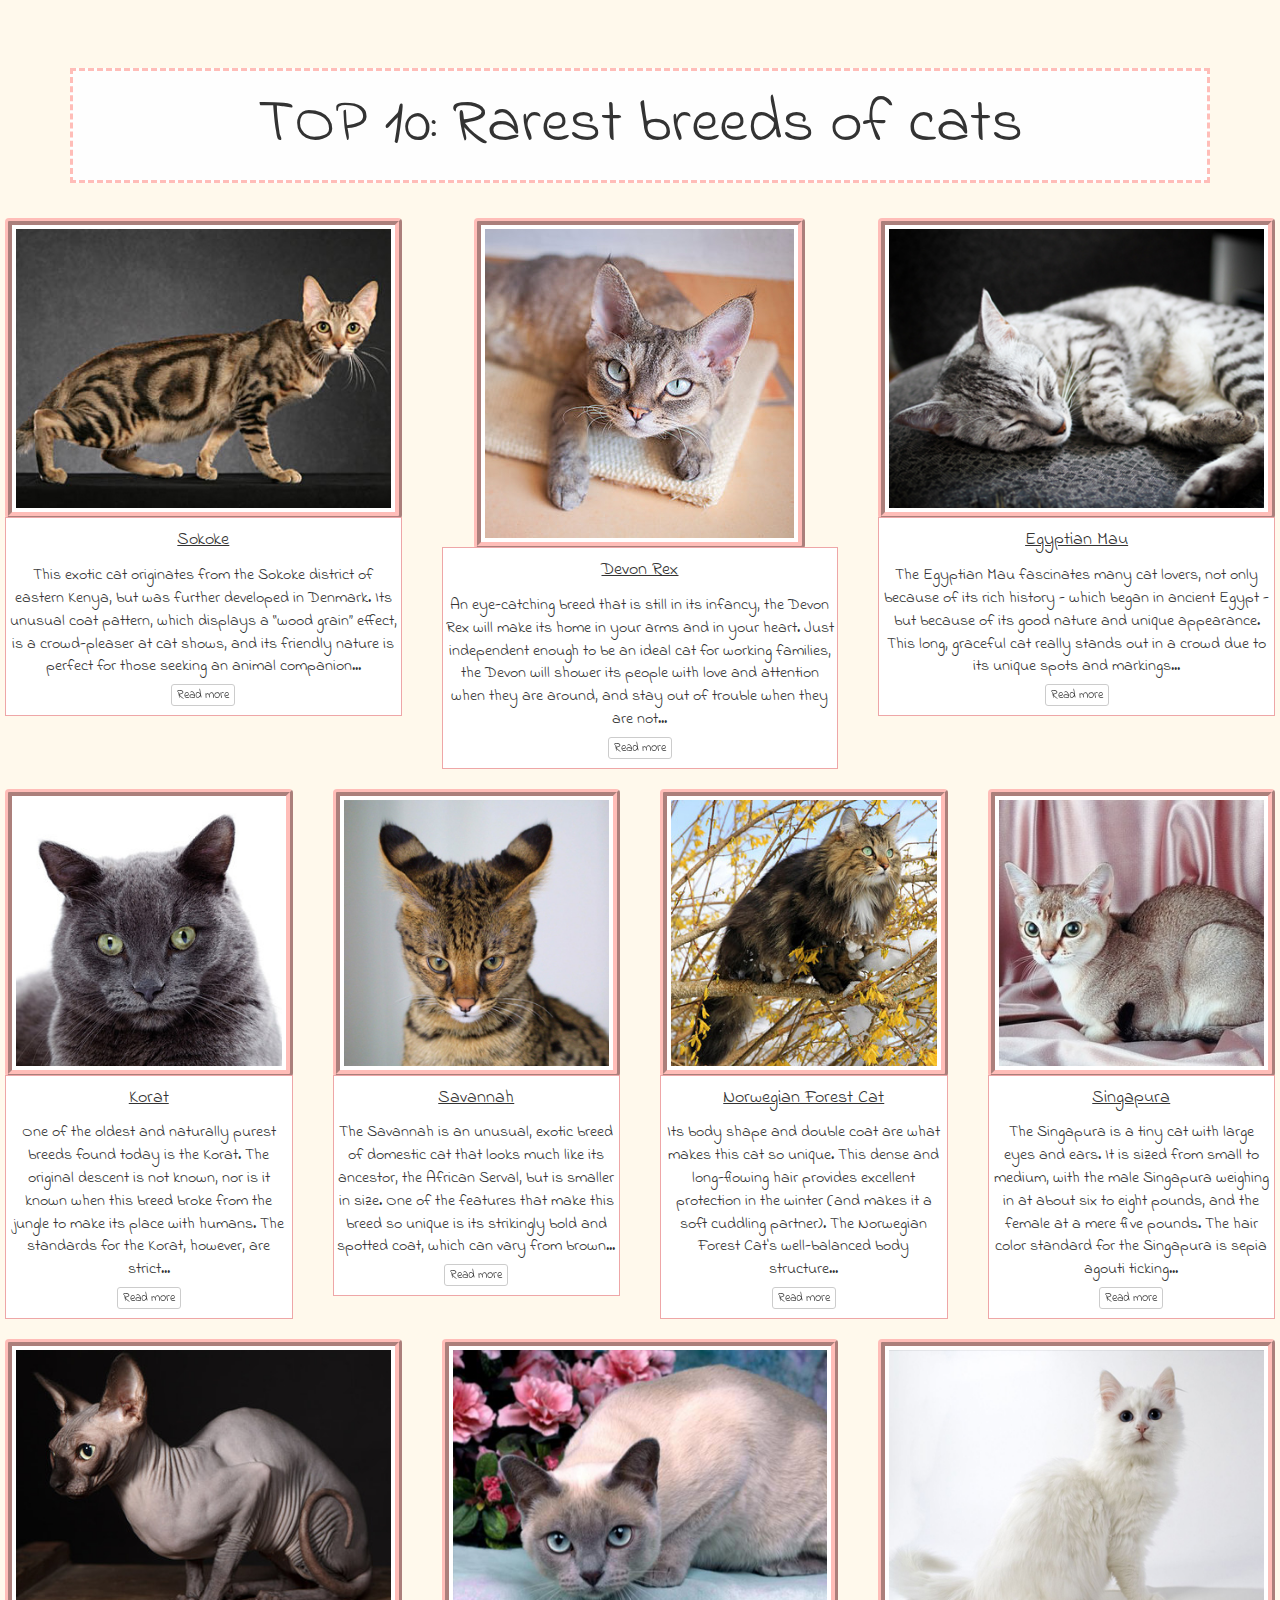
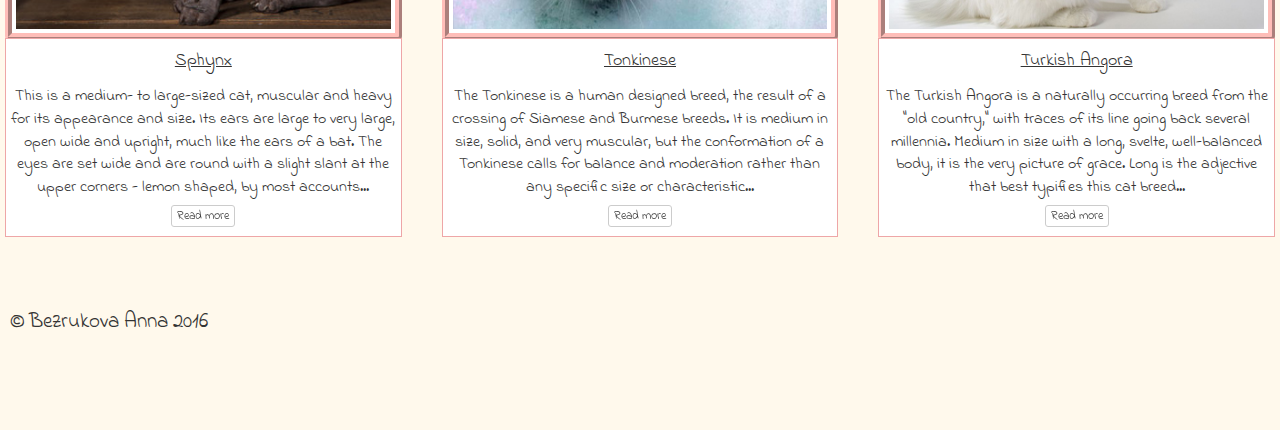
<file: index.html>
<!DOCTYPE html>
<html lang="en">
<head>
    <meta charset="UTF-8">
    <title>Main page</title>
    <meta http-equiv="X-UA-Compatible" content="IE=edge">
    <meta name="viewport" content="width=device-width, initial-scale=1">
    <link rel="stylesheet" href="//maxcdn.bootstrapcdn.com/font-awesome/4.5.0/css/font-awesome.min.css"/>
    <link rel="stylesheet" href="https://maxcdn.bootstrapcdn.com/bootstrap/3.3.6/css/bootstrap.min.css"/>
    <link href='https://fonts.googleapis.com/css?family=Indie+Flower' rel='stylesheet' type='text/css'>
    <link type="text/css" rel="stylesheet" href="stylesheet_main.css"/>
</head>

<body>
<div class="jumbotron">
<div class="container">
    <h1>TOP 10: Rarest breeds of cats</h1>
</div>

    <div class="row">
        <div class="col-md-4">
            <figure class="gallery-item">
                <img class="thumbnail img-responsive center-block" src="images/Sokoke.jpg" alt="Sokoke"/>
                <figcaption><h4>Sokoke</h4> <br>
                This exotic cat originates from the Sokoke district of eastern Kenya, but was further developed in Denmark. Its unusual coat pattern, which displays a “wood grain” effect, is a crowd-pleaser at cat shows, and its friendly nature is perfect for those seeking an animal companion...
                    <br>
                    <a href="Sokoke.html" button type="button" class="btn btn-default btn-xs hvr-pulse-grow">Read more</a>
                </figcaption>
            </figure>
        </div>
        <div class="col-md-4">
            <figure class="gallery-item">
                <img class="thumbnail img-responsive center-block" src="images/Devon_Rex.jpg" alt="Devon Rex">
                <figcaption><h4>Devon Rex</h4> <br>
                An eye-catching breed that is still in its infancy, the Devon Rex will make its home in your arms and in your heart. Just independent enough to be an ideal cat for working families, the Devon will shower its people with love and attention when they are around, and stay out of trouble when they are not...
                    <br>
                    <a href="Devon Rex.html" button type="button" class="btn btn-default btn-xs hvr-pulse-grow">Read more</a>
                </figcaption>
            </figure>
        </div>
        <div class="col-md-4">
            <figure class="gallery-item">
                <img class="thumbnail img-responsive center-block" src="images/Egyptian_Mau.jpg" alt="Egyptian Mau">
                <figcaption><h4>Egyptian Mau</h4> <br>
                The Egyptian Mau fascinates many cat lovers, not only because of its rich history - which began in ancient Egypt - but because of its good nature and unique appearance. This long, graceful cat really stands out in a crowd due to its unique spots and markings...
                    <br>
                    <a href="Egyptian Mau.html" button type="button" class="btn btn-default btn-xs hvr-pulse-grow">Read more</a>
                </figcaption>
            </figure>
        </div>


        <div class="clearfix"></div>
            <div class="col-md-3">
                <figure class="gallery-item">
                    <img class="thumbnail img-responsive center-block" src="images/Korat.jpg" alt="Korat">
                    <figcaption><h4>Korat</h4> <br>
                    One of the oldest and naturally purest breeds found today is the Korat. The original descent is not known, nor is it known when this breed broke from the jungle to make its place with humans. The standards for the Korat, however, are strict...
                        <br>
                        <a href="Korat.html" button type="button" class="btn btn-default btn-xs hvr-pulse-grow">Read more</a>
                    </figcaption>
                </figure>
            </div>
            <div class="col-md-3">
                <figure class="gallery-item">
                <img class="thumbnail img-responsive center-block" src="images/Savannah.jpg" alt="Savannah">
                <figcaption><h4>Savannah</h4> <br>
                The Savannah is an unusual, exotic breed of domestic cat that looks much like its ancestor, the African Serval, but is smaller in size. One of the features that make this breed so unique is its strikingly bold and spotted coat, which can vary from brown...
                    <br>
                    <a href="Savannah.html" button type="button" class="btn btn-default btn-xs hvr-pulse-grow">Read more</a>
                </figcaption>
                </figure>
            </div>
            <div class="col-md-3">
                <figure class="gallery-item">
                    <img class="thumbnail img-responsive center-block" src="images/Norwegian_Forest_Cat.jpg" alt="Norwegian Forest Cat">
                    <figcaption><h4>Norwegian Forest Cat</h4> <br>
                    Its body shape and double coat are what makes this cat so unique. This dense and long-flowing hair provides excellent protection in the winter (and makes it a soft cuddling partner). The Norwegian Forest Cat's well-balanced body structure...
                        <br>
                        <a href="Norwegian Forest Cat.html" button type="button" class="btn btn-default btn-xs hvr-pulse-grow">Read more</a>
                    </figcaption>
                </figure>
            </div>
            <div class="col-md-3">
                <figure class="gallery-item">
                    <img class="thumbnail img-responsive center-block" src="images/Singapura.jpg" alt="Singapura">
                    <figcaption><h4>Singapura</h4> <br>
                    The Singapura is a tiny cat with large eyes and ears. It is sized from small to medium, with the male Singapura weighing in at about six to eight pounds, and the female at a mere five pounds. The hair color standard for the Singapura is sepia agouti ticking...
                        <br>
                        <a href="Singapura.html" button type="button" class="btn btn-default btn-xs hvr-pulse-grow">Read more</a>
                    </figcaption>
                </figure>
            </div>



        <div class="col-md-4">
            <figure class="gallery-item">
                <img class="thumbnail img-responsive center-block" src="images/Sphynx.jpg" alt="Sphynx">
                <figcaption><h4>Sphynx</h4> <br>
                    This is a medium- to large-sized cat, muscular and heavy for its appearance and size. Its ears are large to very large, open wide and upright, much like the ears of a bat. The eyes are set wide and are round with a slight slant at the upper corners - lemon shaped, by most accounts...
                    <br>
                    <a href="Sphynx.html" button type="button" class="btn btn-default btn-xs hvr-pulse-grow" >Read more</a>
                </figcaption>
            </figure>
        </div>
        <div class="col-md-4">
            <figure class="gallery-item">
                <img class="thumbnail img-responsive center-block" src="images/Tonkinese.jpg" alt="Tonkinese">
                <figcaption><h4>Tonkinese</h4> <br>
                The Tonkinese is a human designed breed, the result of a crossing of Siamese and Burmese breeds. It is medium in size, solid, and very muscular, but the conformation of a Tonkinese calls for balance and moderation rather than any specific size or characteristic...
                    <br>
                    <a href="Tonkinese.html " button type="button" class="btn btn-default btn-xs hvr-pulse-grow">Read more</a>
                </figcaption>
            </figure>
        </div>
        <div class="col-md-4">
            <figure class="gallery-item">
                <img class="thumbnail img-responsive center-block" src="images/Turkish_Angora.jpg" alt="Turkish Angora">
                <figcaption><h4>Turkish Angora</h4> <br>
                The Turkish Angora is a naturally occurring breed from the "old country," with traces of its line going back several millennia. Medium in size with a long, svelte, well-balanced body, it is the very picture of grace. Long is the adjective that best typifies this cat breed...
                    <br>
                    <a href="Turkish Angora.html" button type="button" class="btn btn-default btn-xs hvr-pulse-grow">Read more</a>
                </figcaption>
            </figure>
        </div>
    </div>

        <div class="row">
            <figure class="col-sm-12">
                <p class="creator">&copy; Bezrukova Anna 2016</p>
            </figure>
            <figure>
</body>
</html>
</file>
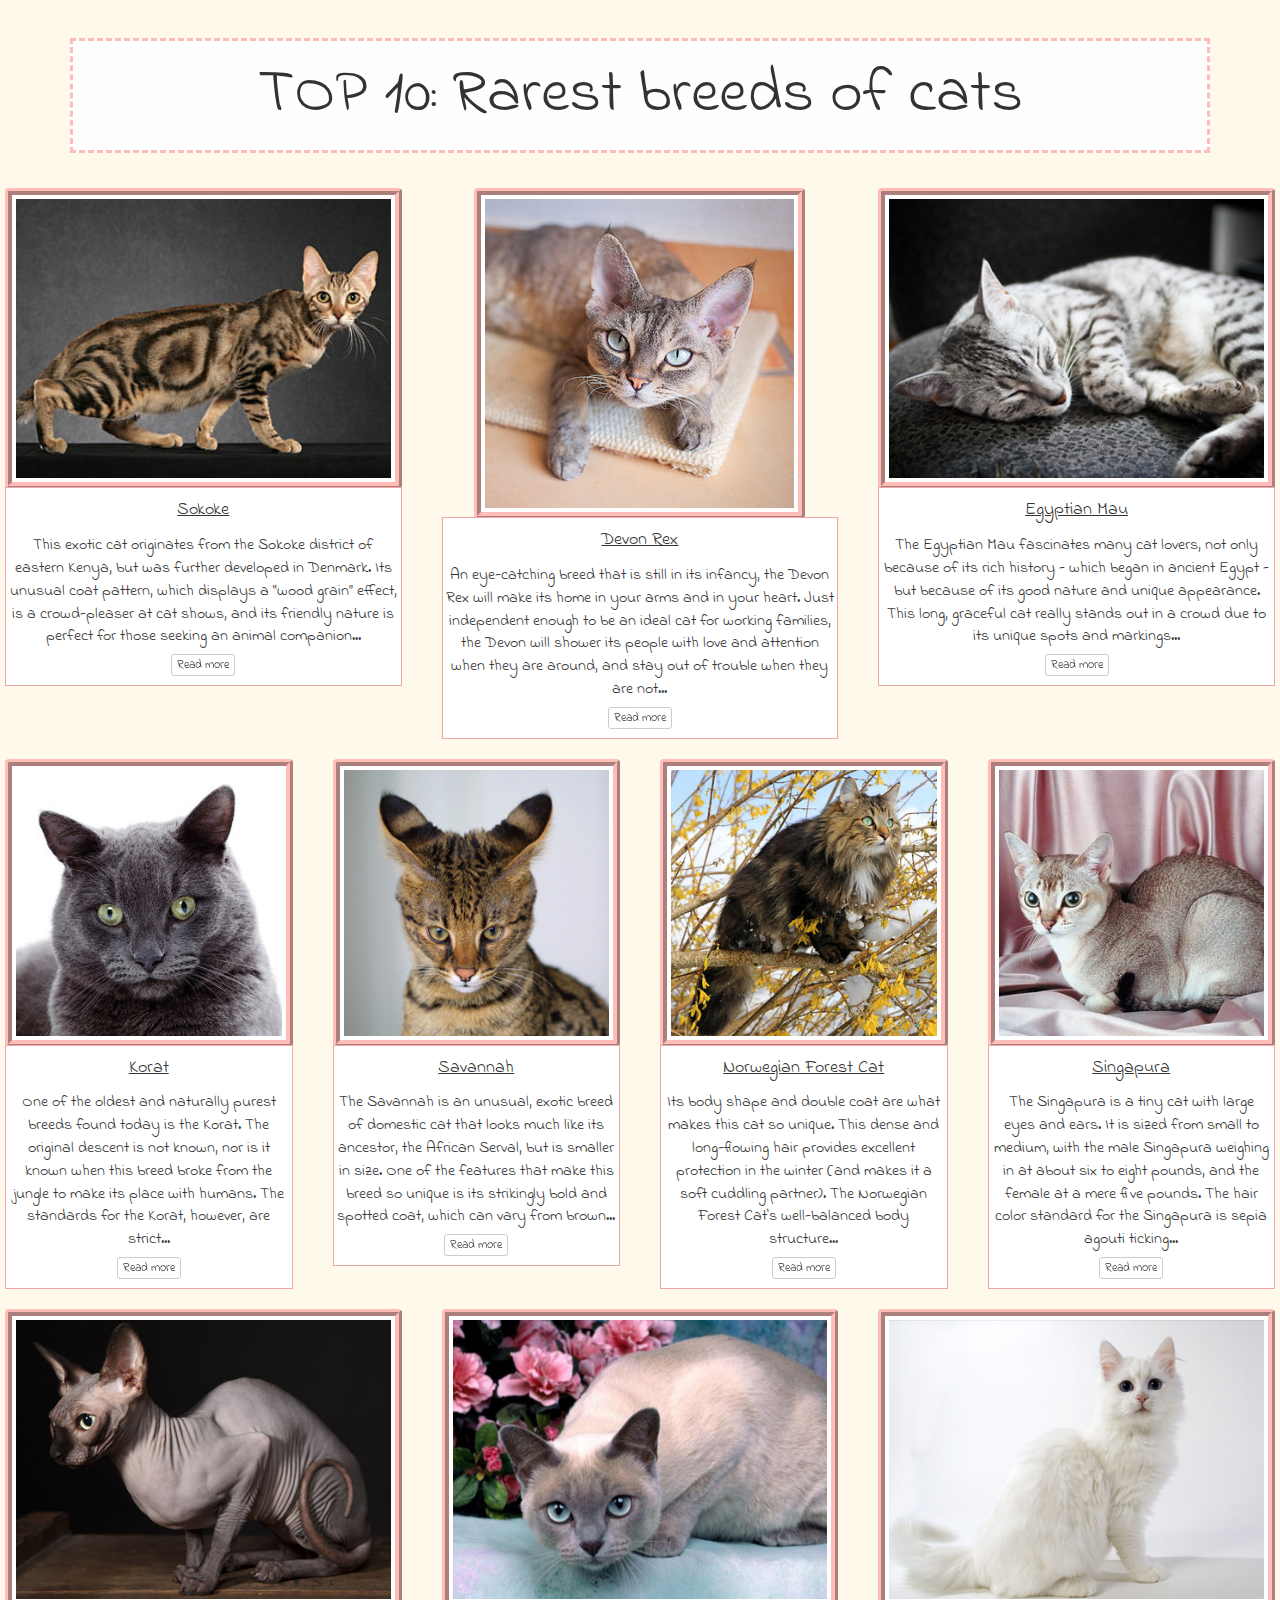
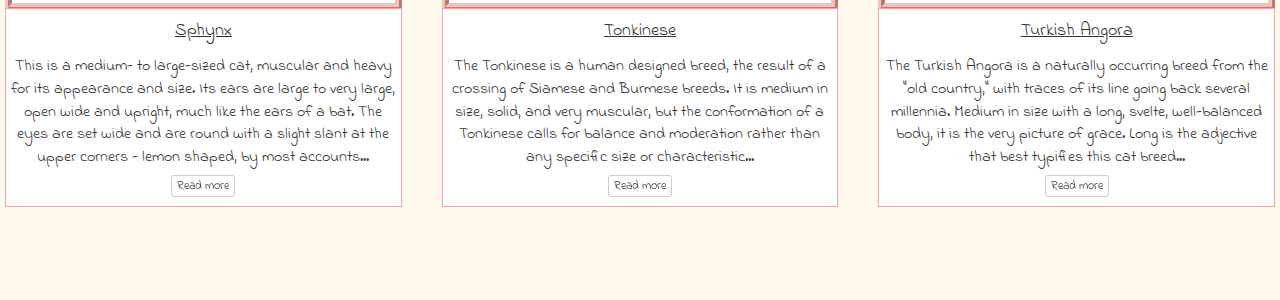
<file: Index.html>
<!DOCTYPE html>
<html lang="en">
<head>
    <meta charset="UTF-8">
    <title>Main page</title>
    <meta http-equiv="X-UA-Compatible" content="IE=edge">
    <meta name="viewport" content="width=device-width, initial-scale=1 maximum-scale=1.0">
    <link rel="stylesheet" href="//maxcdn.bootstrapcdn.com/font-awesome/4.5.0/css/font-awesome.min.css"/>
    <link rel="stylesheet" href="https://maxcdn.bootstrapcdn.com/bootstrap/3.3.6/css/bootstrap.min.css"/>
    <link href='https://fonts.googleapis.com/css?family=Indie+Flower' rel='stylesheet' type='text/css'>
    <link type="text/css" rel="stylesheet" href="css/index.css"/>
</head>

<body>
    <div class="jumbotron">
        <div class="container">
            <h1>TOP 10: Rarest breeds of cats</h1>
        </div>

        <div class="row">
            <div class="col-lg-4 col-md-4 col-sm-4 col-xs-12">
                <figure class="gallery-item">
                    <img class="thumbnail img-responsive center-block" src="images/Sokoke.jpg" alt="Sokoke"/>
                    <figcaption><h4>Sokoke</h4> <br>
                        This exotic cat originates from the Sokoke district of eastern Kenya, but was further developed in Denmark. Its unusual coat pattern, which displays a “wood grain” effect, is a crowd-pleaser at cat shows, and its friendly nature is perfect for those seeking an animal companion...
                        <br>
                        <a href="Sokoke.html" button type="button" class="btn btn-default btn-xs hvr-pulse-grow">Read more</a>
                    </figcaption>
                </figure>
            </div>
            <div class="col-lg-4 col-md-4 col-sm-4 col-xs-12">
                <figure class="gallery-item">
                    <img class="thumbnail img-responsive center-block" src="images/Devon_Rex.jpg" alt="Devon Rex">
                    <figcaption><h4>Devon Rex</h4> <br>
                        An eye-catching breed that is still in its infancy, the Devon Rex will make its home in your arms and in your heart. Just independent enough to be an ideal cat for working families, the Devon will shower its people with love and attention when they are around, and stay out of trouble when they are not...
                        <br>
                        <a href="Devon Rex.html" button type="button" class="btn btn-default btn-xs hvr-pulse-grow">Read more</a>
                    </figcaption>
                </figure>
            </div>
            <div class="col-lg-4 col-md-4 col-sm-4 col-xs-12">
                <figure class="gallery-item">
                    <img class="thumbnail img-responsive center-block" src="images/Egyptian_Mau.jpg" alt="Egyptian Mau">
                    <figcaption><h4>Egyptian Mau</h4> <br>
                        The Egyptian Mau fascinates many cat lovers, not only because of its rich history - which began in ancient Egypt - but because of its good nature and unique appearance. This long, graceful cat really stands out in a crowd due to its unique spots and markings...
                        <br>
                        <a href="Egyptian Mau.html" button type="button" class="btn btn-default btn-xs hvr-pulse-grow">Read more</a>
                    </figcaption>
                </figure>
            </div>

            <div class="clearfix"></div>
            <div class="col-lg-3 col-md-3 col-sm-6 col-xs-12">
                <figure class="gallery-item">
                    <img class="thumbnail img-responsive center-block" src="images/Korat.jpg" alt="Korat">
                    <figcaption><h4>Korat</h4> <br>
                        One of the oldest and naturally purest breeds found today is the Korat. The original descent is not known, nor is it known when this breed broke from the jungle to make its place with humans. The standards for the Korat, however, are strict...
                        <br>
                        <a href="Korat.html" button type="button" class="btn btn-default btn-xs hvr-pulse-grow">Read more</a>
                    </figcaption>
                </figure>
            </div>
            <div class="col-lg-3 col-md-3 col-sm-6 col-xs-12">
                <figure class="gallery-item">
                    <img class="thumbnail img-responsive center-block" src="images/Savannah.jpg" alt="Savannah">
                    <figcaption><h4>Savannah</h4> <br>
                        The Savannah is an unusual, exotic breed of domestic cat that looks much like its ancestor, the African Serval, but is smaller in size. One of the features that make this breed so unique is its strikingly bold and spotted coat, which can vary from brown...
                        <br>
                        <a href="Savannah.html" button type="button" class="btn btn-default btn-xs hvr-pulse-grow">Read more</a>
                    </figcaption>
                </figure>
            </div>
            <div class="col-lg-3 col-md-3 col-sm-6 col-xs-12">
                <figure class="gallery-item">
                    <img class="thumbnail img-responsive center-block" src="images/Norwegian_Forest_Cat.jpg" alt="Norwegian Forest Cat">
                    <figcaption><h4>Norwegian Forest Cat</h4> <br>
                        Its body shape and double coat are what makes this cat so unique. This dense and long-flowing hair provides excellent protection in the winter (and makes it a soft cuddling partner). The Norwegian Forest Cat's well-balanced body structure...
                        <br>
                        <a href="Norwegian Forest Cat.html" button type="button" class="btn btn-default btn-xs hvr-pulse-grow">Read more</a>
                    </figcaption>
                </figure>
            </div>
            <div class="col-lg-3 col-md-3 col-sm-6 col-xs-12">
                <figure class="gallery-item">
                    <img class="thumbnail img-responsive center-block" src="images/Singapura.jpg" alt="Singapura">
                    <figcaption><h4>Singapura</h4> <br>
                        The Singapura is a tiny cat with large eyes and ears. It is sized from small to medium, with the male Singapura weighing in at about six to eight pounds, and the female at a mere five pounds. The hair color standard for the Singapura is sepia agouti ticking...
                        <br>
                        <a href="Singapura.html" button type="button" class="btn btn-default btn-xs hvr-pulse-grow">Read more</a>
                    </figcaption>
                </figure>
            </div>

            <div class="col-lg-4 col-md-4 col-sm-4 col-xs-12">
                <figure class="gallery-item">
                    <img class="thumbnail img-responsive center-block" src="images/Sphynx.jpg" alt="Sphynx">
                    <figcaption><h4>Sphynx</h4> <br>
                        This is a medium- to large-sized cat, muscular and heavy for its appearance and size. Its ears are large to very large, open wide and upright, much like the ears of a bat. The eyes are set wide and are round with a slight slant at the upper corners - lemon shaped, by most accounts...
                        <br>
                        <a href="Sphynx.html" button type="button" class="btn btn-default btn-xs hvr-pulse-grow" >Read more</a>
                    </figcaption>
                </figure>
            </div>
            <div class="col-lg-4 col-md-4 col-sm-4 col-xs-12">
                <figure class="gallery-item">
                    <img class="thumbnail img-responsive center-block" src="images/Tonkinese.jpg" alt="Tonkinese">
                    <figcaption><h4>Tonkinese</h4> <br>
                        The Tonkinese is a human designed breed, the result of a crossing of Siamese and Burmese breeds. It is medium in size, solid, and very muscular, but the conformation of a Tonkinese calls for balance and moderation rather than any specific size or characteristic...
                        <br>
                        <a href="Tonkinese.html" button type="button" class="btn btn-default btn-xs hvr-pulse-grow">Read more</a>
                    </figcaption>
                </figure>
            </div>
            <div class="col-lg-4 col-md-4 col-sm-4 col-xs-12">
                <figure class="gallery-item">
                    <img class="thumbnail img-responsive center-block" src="images/Turkish_Angora.jpg" alt="Turkish Angora">
                    <figcaption><h4>Turkish Angora</h4> <br>
                        The Turkish Angora is a naturally occurring breed from the "old country," with traces of its line going back several millennia. Medium in size with a long, svelte, well-balanced body, it is the very picture of grace. Long is the adjective that best typifies this cat breed...
                        <br>
                        <a href="Turkish Angora.html" button type="button" class="btn btn-default btn-xs hvr-pulse-grow">Read more</a>
                    </figcaption>
                </figure>
            </div>
        </div>
    </div>
</body>
</html>
</file>
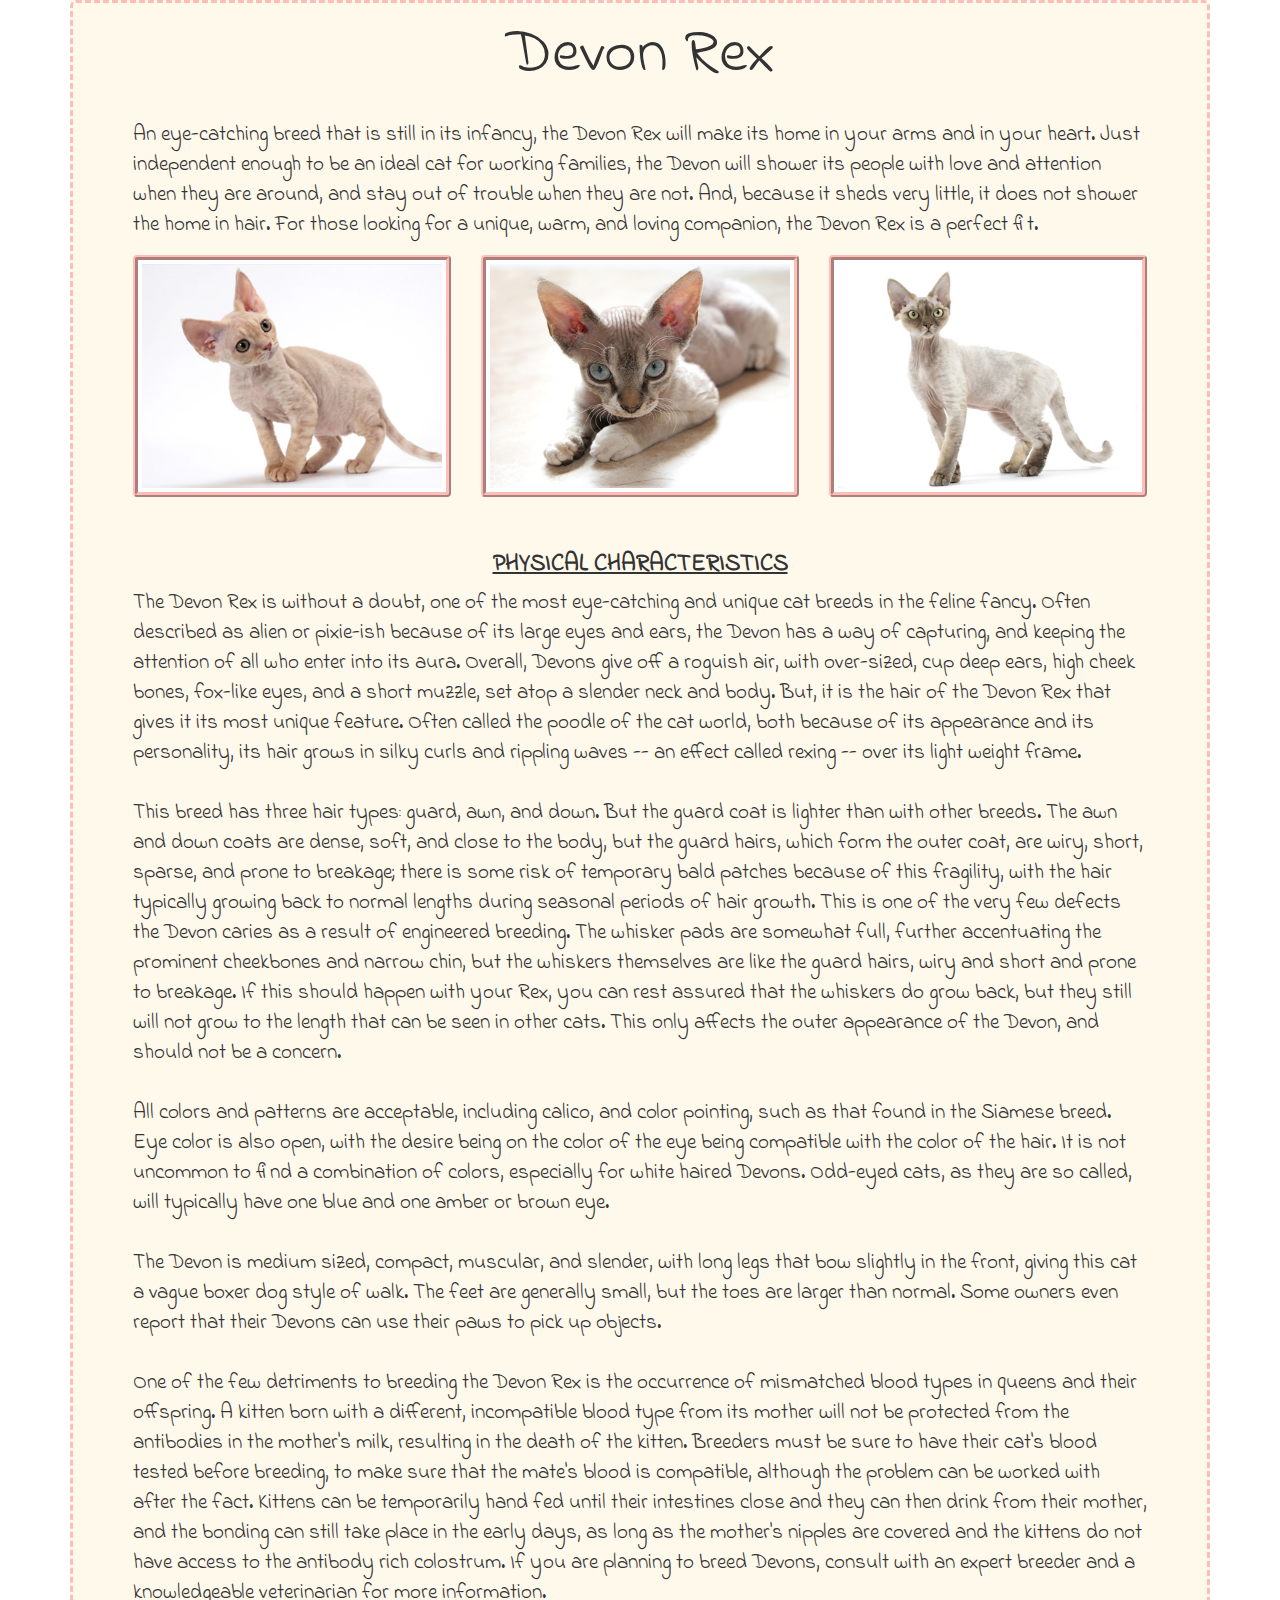
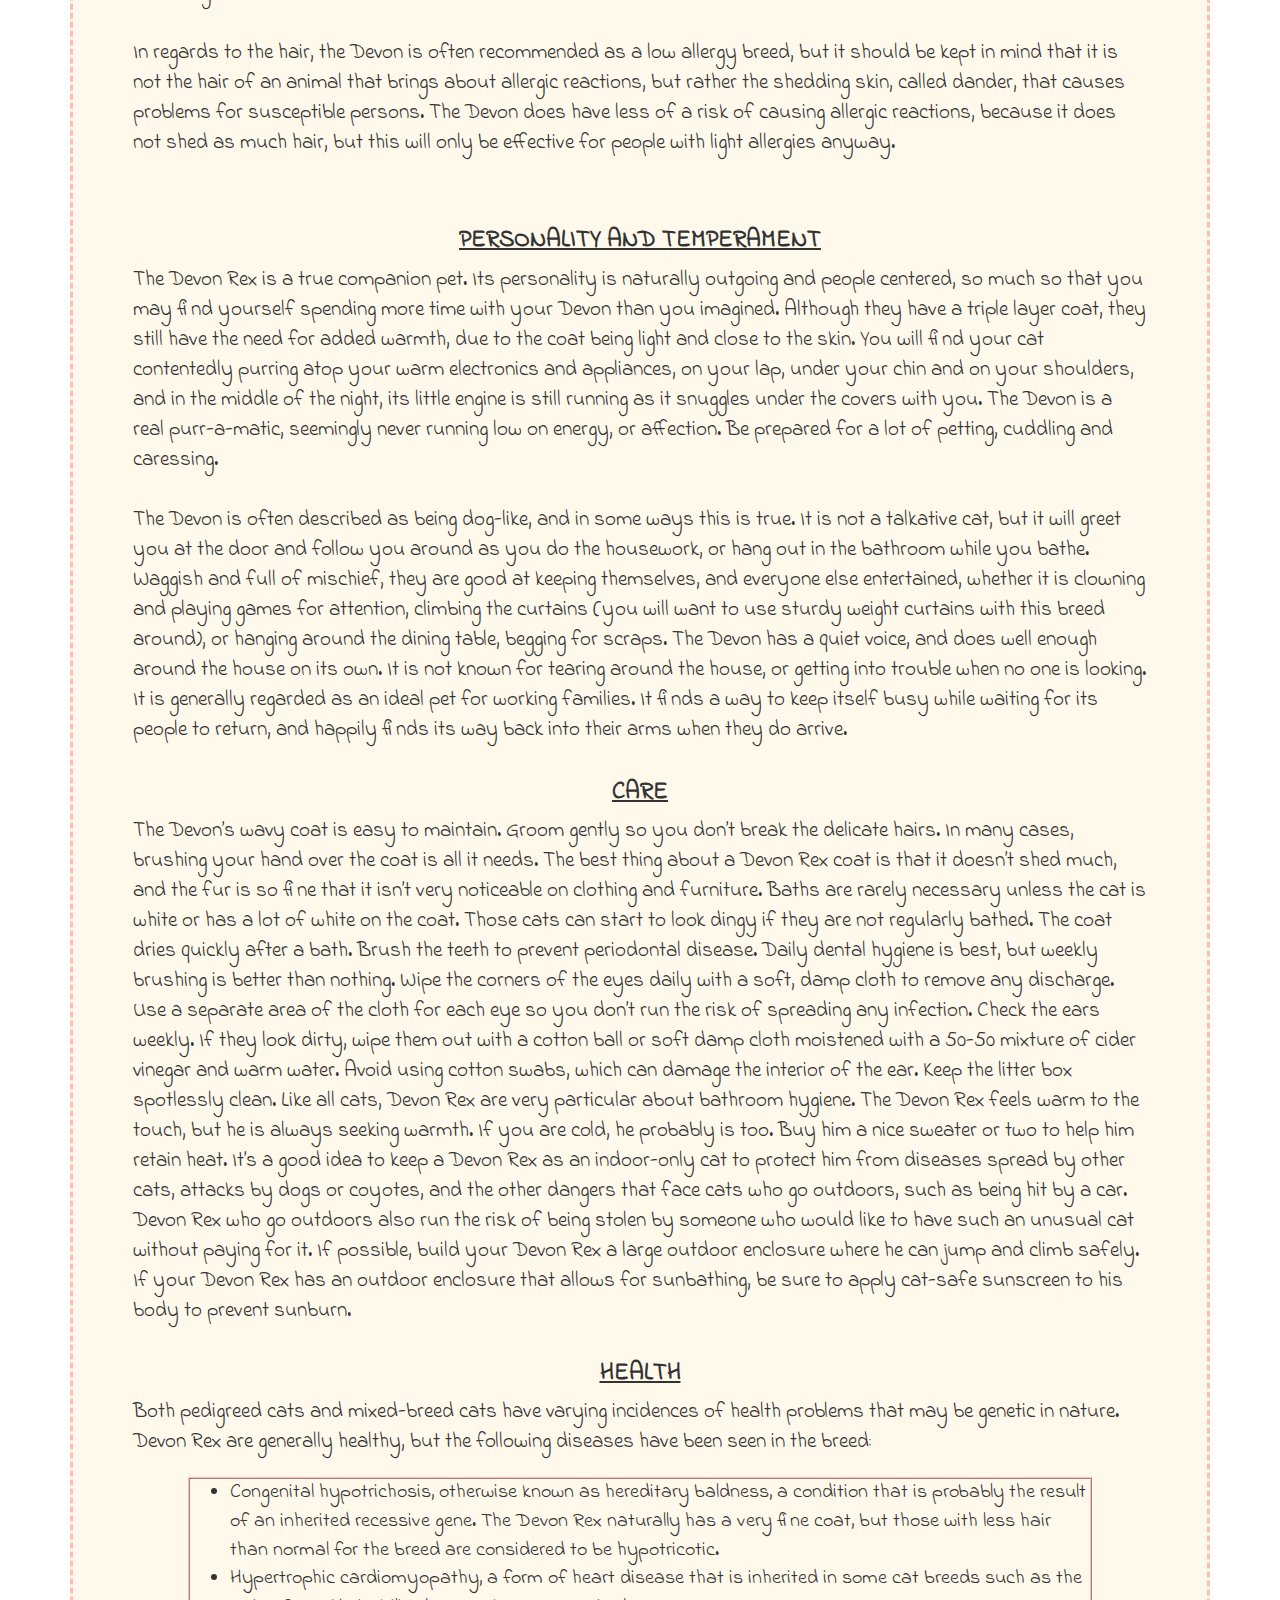
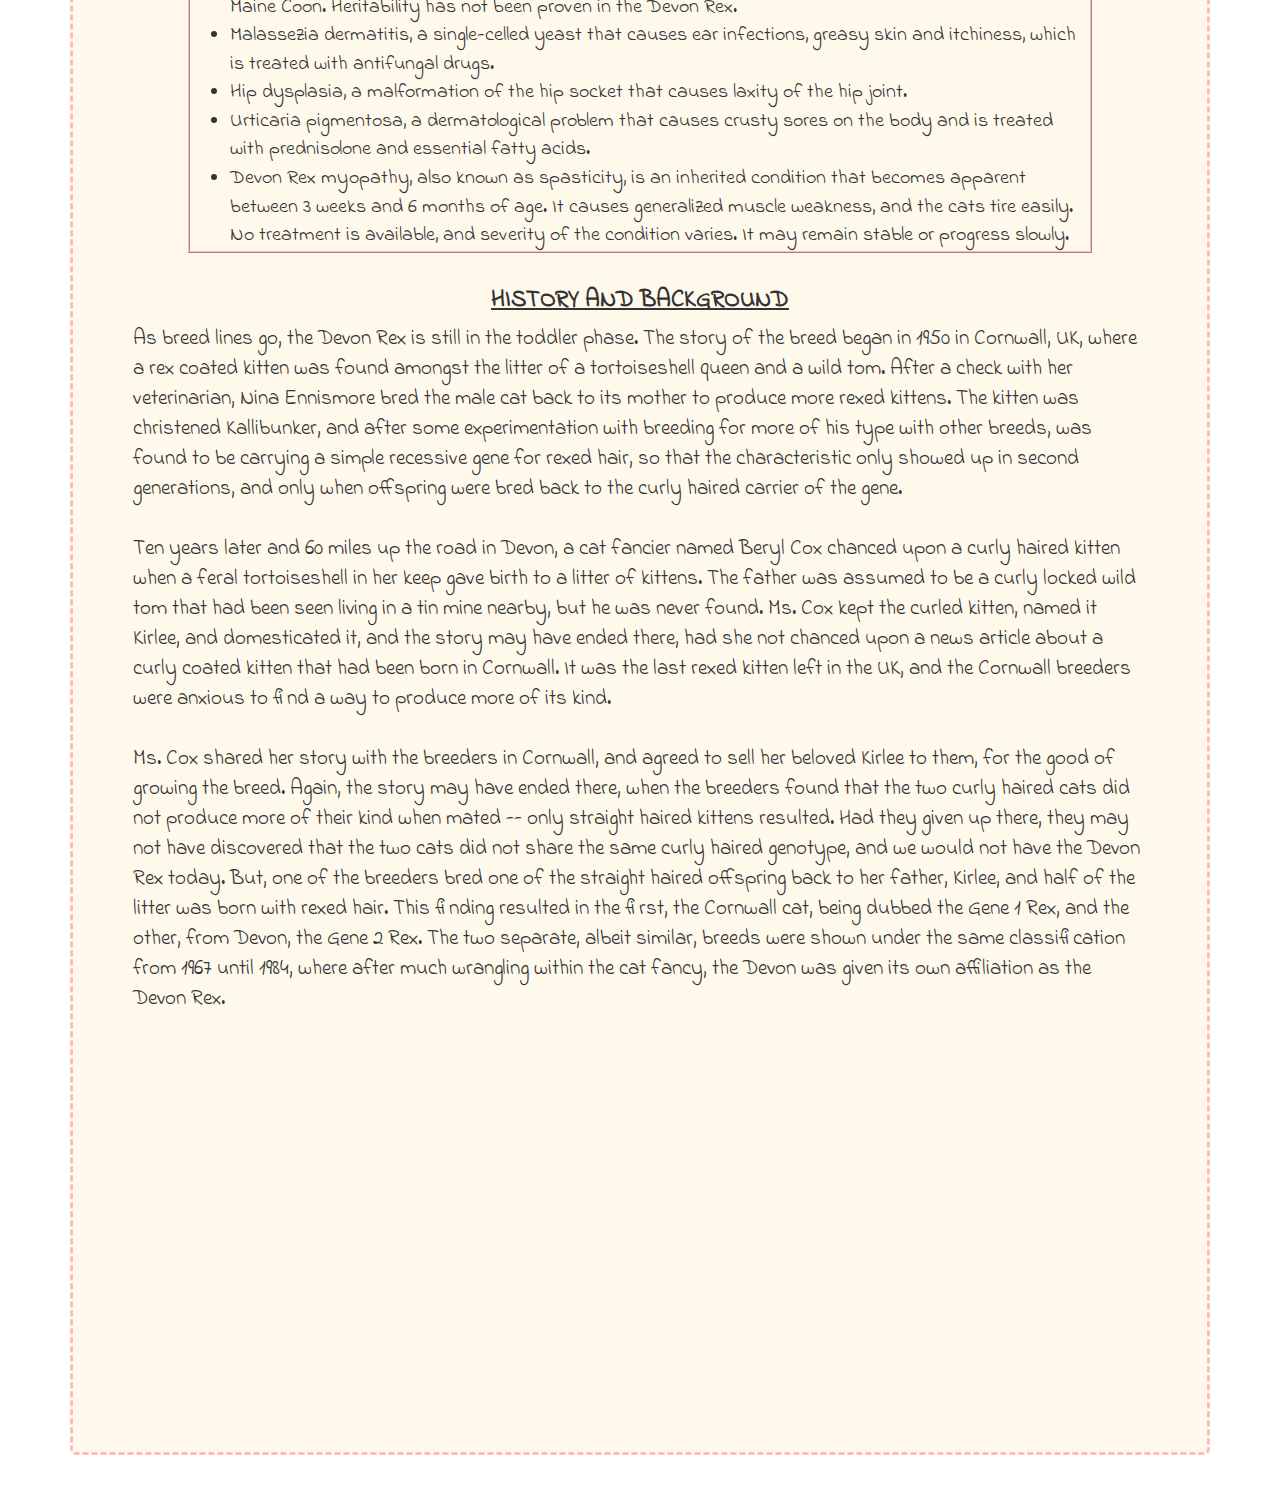
<file: Devon Rex.html>
<!DOCTYPE html>
<html lang="en">
<head>
    <meta charset="UTF-8">
    <title>Devon Rex</title>
    <meta http-equiv="X-UA-Compatible" content="IE=edge">
    <meta name="viewport" content="width=device-width, initial-scale=1 maximum-scale=1.0">
    <link rel="stylesheet" href="//maxcdn.bootstrapcdn.com/font-awesome/4.5.0/css/font-awesome.min.css"/>
    <link rel="stylesheet" href="https://maxcdn.bootstrapcdn.com/bootstrap/3.3.6/css/bootstrap.min.css"/>
    <link href='https://fonts.googleapis.com/css?family=Indie+Flower' rel='stylesheet' type='text/css'>
    <link type="text/css" rel="stylesheet" href="css/cats_descriprtion.css"/>
</head>

<body>
    <section class="container">
        <section class="jumbotron">
            <div class="row">
                <figure class="col-lg-12 col-sm-12">
                    <h1>Devon Rex</h1> <br>
                    <p class="text">An eye-catching breed that is still in its infancy, the Devon Rex will make its home in your arms and in your heart. Just independent enough to be an ideal cat for working families, the Devon will shower its people with love and attention when they are around, and stay out of trouble when they are not. And, because it sheds very little, it does not shower the home in hair. For those looking for a unique, warm, and loving companion, the Devon Rex is a perfect fit.</p>
                </figure>
            </div>

            <div class="row">
                <div class="col-lg-4 col-md-4 col-sm-4">
                    <figure class="gallery-item">
                        <img class="thumbnail img-responsive center-block" src="images/Devon_Rex_1.jpg" alt="Devon Rex"/>
                    </figure>
                </div>
                <div class="col-lg-4 col-md-4 col-sm-4">
                    <figure class="gallery-item">
                        <img class="thumbnail img-responsive center-block" src="images/Devon_Rex_2.jpg" alt="Devon Rex" />
                    </figure>
                </div>
                <div class="col-lg-4 col-md-4 col-sm-4">
                    <figure class="gallery-item">
                        <img class="thumbnail img-responsive center-block" src="images/Devon_Rex_3.jpg" alt="Devon Rex" />
                    </figure>
                </div>
            </div>

            <div class="row">
                <figure class="col-lg-12 col-sm-12">
                    <h3><b>PHYSICAL CHARACTERISTICS</b></h3>
                    <p class="text">The Devon Rex is without a doubt, one of the most eye-catching and unique cat breeds in the feline fancy. Often described as alien or pixie-ish because of its large eyes and ears, the Devon has a way of capturing, and keeping the attention of all who enter into its aura. Overall, Devons give off a roguish air, with over-sized, cup deep ears, high cheek bones, fox-like eyes, and a short muzzle, set atop a slender neck and body. But, it is the hair of the Devon Rex that gives it its most unique feature. Often called the poodle of the cat world, both because of its appearance and its personality, its hair grows in silky curls and rippling waves -- an effect called rexing -- over its light weight frame.
                        <br><br>This breed has three hair types: guard, awn, and down. But the guard coat is lighter than with other breeds. The awn and down coats are dense, soft, and close to the body, but the guard hairs, which form the outer coat, are wiry, short, sparse, and prone to breakage; there is some risk of temporary bald patches because of this fragility, with the hair typically growing back to normal lengths during seasonal periods of hair growth. This is one of the very few defects the Devon caries as a result of engineered breeding. The whisker pads are somewhat full, further accentuating the prominent cheekbones and narrow chin, but the whiskers themselves are like the guard hairs, wiry and short and prone to breakage. If this should happen with your Rex, you can rest assured that the whiskers do grow back, but they still will not grow to the length that can be seen in other cats. This only affects the outer appearance of the Devon, and should not be a concern.
                        <br><br>All colors and patterns are acceptable, including calico, and color pointing, such as that found in the Siamese breed. Eye color is also open, with the desire being on the color of the eye being compatible with the color of the hair. It is not uncommon to find a combination of colors, especially for white haired Devons. Odd-eyed cats, as they are so called, will typically have one blue and one amber or brown eye.
                        <br><br>The Devon is medium sized, compact, muscular, and slender, with long legs that bow slightly in the front, giving this cat a vague boxer dog style of walk. The feet are generally small, but the toes are larger than normal. Some owners even report that their Devons can use their paws to pick up objects.
                        <br><br> One of the few detriments to breeding the Devon Rex is the occurrence of mismatched blood types in queens and their offspring. A kitten born with a different, incompatible blood type from its mother will not be protected from the antibodies in the mother's milk, resulting in the death of the kitten. Breeders must be sure to have their cat's blood tested before breeding, to make sure that the mate's blood is compatible, although the problem can be worked with after the fact. Kittens can be temporarily hand fed until their intestines close and they can then drink from their mother, and the bonding can still take place in the early days, as long as the mother's nipples are covered and the kittens do not have access to the antibody rich colostrum. If you are planning to breed Devons, consult with an expert breeder and a knowledgeable veterinarian for more information.
                        <br><br>In regards to the hair, the Devon is often recommended as a low allergy breed, but it should be kept in mind that it is not the hair of an animal that brings about allergic reactions, but rather the shedding skin, called dander, that causes problems for susceptible persons. The Devon does have less of a risk of causing allergic reactions, because it does not shed as much hair, but this will only be effective for people with light allergies anyway.</p>
                    <br><h3><b>PERSONALITY AND TEMPERAMENT</b></h3>
                    <p class="text">The Devon Rex is a true companion pet. Its personality is naturally outgoing and people centered, so much so that you may find yourself spending more time with your Devon than you imagined. Although they have a triple layer coat, they still have the need for added warmth, due to the coat being light and close to the skin. You will find your cat contentedly purring atop your warm electronics and appliances, on your lap, under your chin and on your shoulders, and in the middle of the night, its little engine is still running as it snuggles under the covers with you. The Devon is a real purr-a-matic, seemingly never running low on energy, or affection. Be prepared for a lot of petting, cuddling and caressing.
                        <br><br>The Devon is often described as being dog-like, and in some ways this is true. It is not a talkative cat, but it will greet you at the door and follow you around as you do the housework, or hang out in the bathroom while you bathe. Waggish and full of mischief, they are good at keeping themselves, and everyone else entertained, whether it is clowning and playing games for attention, climbing the curtains (you will want to use sturdy weight curtains with this breed around), or hanging around the dining table, begging for scraps.
                        The Devon has a quiet voice, and does well enough around the house on its own. It is not known for tearing around the house, or getting into trouble when no one is looking. It is generally regarded as an ideal pet for working families. It finds a way to keep itself busy while waiting for its people to return, and happily finds its way back into their arms when they do arrive.</p>
                    <h3><b>CARE</b></h3>
                    <p class="text">The Devon’s wavy coat is easy to maintain. Groom gently so you don’t break the delicate hairs. In many cases, brushing your hand over the coat is all it needs. The best thing about a Devon Rex coat is that it doesn’t shed much, and the fur is so fine that it isn’t very noticeable on clothing and furniture.
                        Baths are rarely necessary unless the cat is white or has a lot of white on the coat. Those cats can start to look dingy if they are not regularly bathed. The coat dries quickly after a bath.
                        Brush the teeth to prevent periodontal disease. Daily dental hygiene is best, but weekly brushing is better than nothing. Wipe the corners of the eyes daily with a soft, damp cloth to remove any discharge. Use a separate area of the cloth for each eye so you don’t run the risk of spreading any infection. Check the ears weekly. If they look dirty, wipe them out with a cotton ball or soft damp cloth moistened with a 50-50 mixture of cider vinegar and warm water. Avoid using cotton swabs, which can damage the interior of the ear.
                        Keep the litter box spotlessly clean. Like all cats, Devon Rex are very particular about bathroom hygiene.
                        The Devon Rex feels warm to the touch, but he is always seeking warmth. If you are cold, he probably is too. Buy him a nice sweater or two to help him retain heat.
                        It’s a good idea to keep a Devon Rex as an indoor-only cat to protect him from diseases spread by other cats, attacks by dogs or coyotes, and the other dangers that face cats who go outdoors, such as being hit by a car. Devon Rex who go outdoors also run the risk of being stolen by someone who would like to have such an unusual cat without paying for it. If possible, build your Devon Rex a large outdoor enclosure where he can jump and climb safely. If your Devon Rex has an outdoor enclosure that allows for sunbathing, be sure to apply cat-safe sunscreen to his body to prevent sunburn.</p>
                    <h3><b>HEALTH</b></h3>
                    <p class="text">Both pedigreed cats and mixed-breed cats have varying incidences of health problems that may be genetic in nature. Devon Rex are generally healthy, but the following diseases have been seen in the breed:</p>
                    <ul>
                        <li>Congenital hypotrichosis, otherwise known as hereditary baldness, a condition that is probably the result of an inherited recessive gene. The Devon Rex naturally has a very fine coat, but those with less hair than normal for the breed are considered to be hypotricotic.</li>
                        <li>Hypertrophic cardiomyopathy, a form of heart disease that is inherited in some cat breeds such as the Maine Coon. Heritability has not been proven in the Devon Rex.</li>
                        <li>Malassezia dermatitis, a single-celled yeast that causes ear infections, greasy skin and itchiness, which is treated with antifungal drugs.</li>
                        <li>Hip dysplasia, a malformation of the hip socket that causes laxity of the hip joint.</li>
                        <li>Urticaria pigmentosa, a dermatological problem that causes crusty sores on the body and is treated with prednisolone and essential fatty acids.</li>
                        <li>Devon Rex myopathy, also known as spasticity, is an inherited condition that becomes apparent between 3 weeks and 6 months of age. It causes generalized muscle weakness, and the cats tire easily. No treatment is available, and severity of the condition varies. It may remain stable or progress slowly.</li>
                    </ul>
                    <h3><b>HISTORY AND BACKGROUND</b></h3>
                    <p class="text">As breed lines go, the Devon Rex is still in the toddler phase. The story of the breed began in 1950 in Cornwall, UK, where a rex coated kitten was found amongst the litter of a tortoiseshell queen and a wild tom. After a check with her veterinarian, Nina Ennismore bred the male cat back to its mother to produce more rexed kittens. The kitten was christened Kallibunker, and after some experimentation with breeding for more of his type with other breeds, was found to be carrying a simple recessive gene for rexed hair, so that the characteristic only showed up in second generations, and only when offspring were bred back to the curly haired carrier of the gene.
                        <br><br>Ten years later and 60 miles up the road in Devon, a cat fancier named Beryl Cox chanced upon a curly haired kitten when a feral tortoiseshell in her keep gave birth to a litter of kittens. The father was assumed to be a curly locked wild tom that had been seen living in a tin mine nearby, but he was never found. Ms. Cox kept the curled kitten, named it Kirlee, and domesticated it, and the story may have ended there, had she not chanced upon a news article about a curly coated kitten that had been born in Cornwall. It was the last rexed kitten left in the UK, and the Cornwall breeders were anxious to find a way to produce more of its kind.
                        <br><br> Ms. Cox shared her story with the breeders in Cornwall, and agreed to sell her beloved Kirlee to them, for the good of growing the breed. Again, the story may have ended there, when the breeders found that the two curly haired cats did not produce more of their kind when mated -- only straight haired kittens resulted. Had they given up there, they may not have discovered that the two cats did not share the same curly haired genotype, and we would not have the Devon Rex today. But, one of the breeders bred one of the straight haired offspring back to her father, Kirlee, and half of the litter was born with rexed hair. This finding resulted in the first, the Cornwall cat, being dubbed the Gene 1 Rex, and the other, from Devon, the Gene 2 Rex.
                        The two separate, albeit similar, breeds were shown under the same classification from 1967 until 1984, where after much wrangling within the cat fancy, the Devon was given its own affiliation as the Devon Rex.</p>
                </figure>
            </div>

            <div class="row">
                <figure class="col-lg-8 col-lg-push-2 col-md-8 col-md-push-2 col-sm-8 col-sm-push-2 col-xs-10 col-xs-push-1">
                    <div class="embed-responsive embed-responsive-16by9">
                        <iframe class="embed-responsive-item" width="100%" height="100%" src="https://www.youtube.com/embed/fzz7pxjCxAM" frameborder="0" allowfullscreen></iframe>
                    </div>
                </figure>
            </div>
        </section>
    </section>
</body>
</html>
</file>
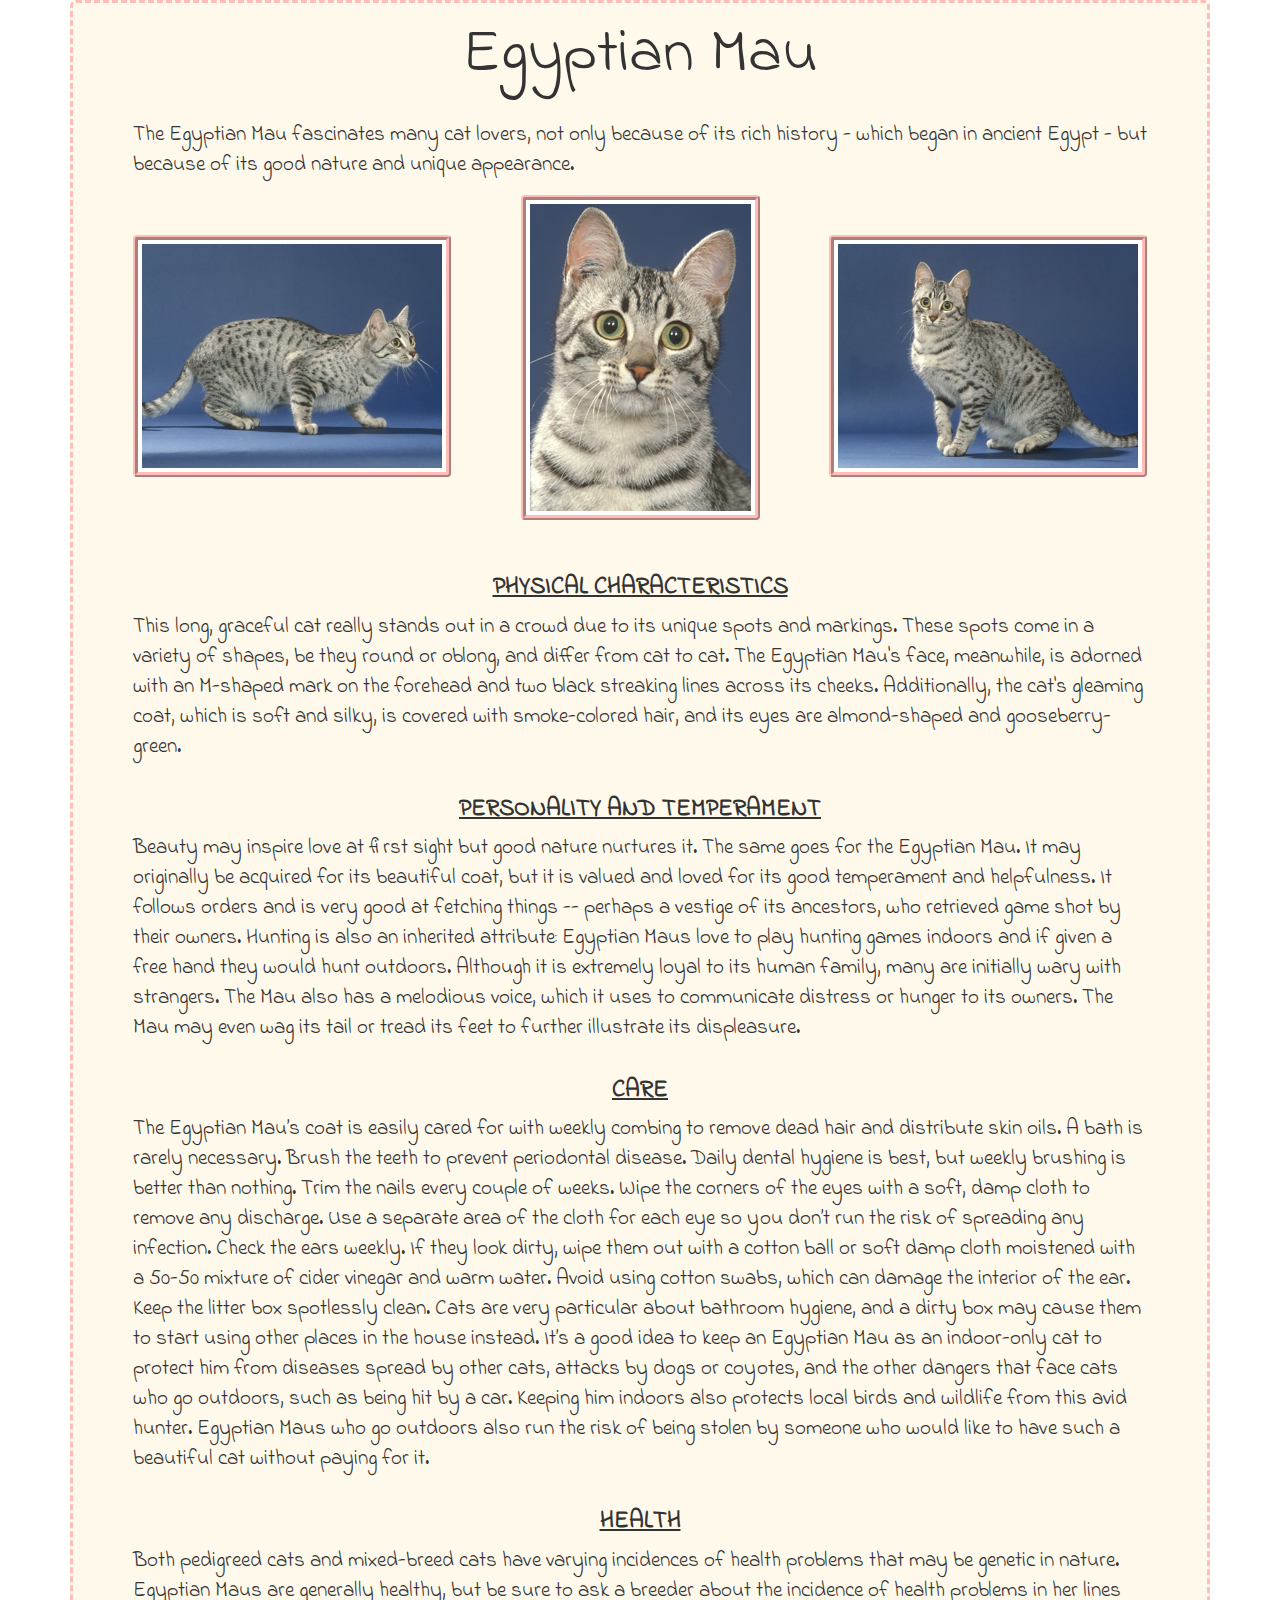
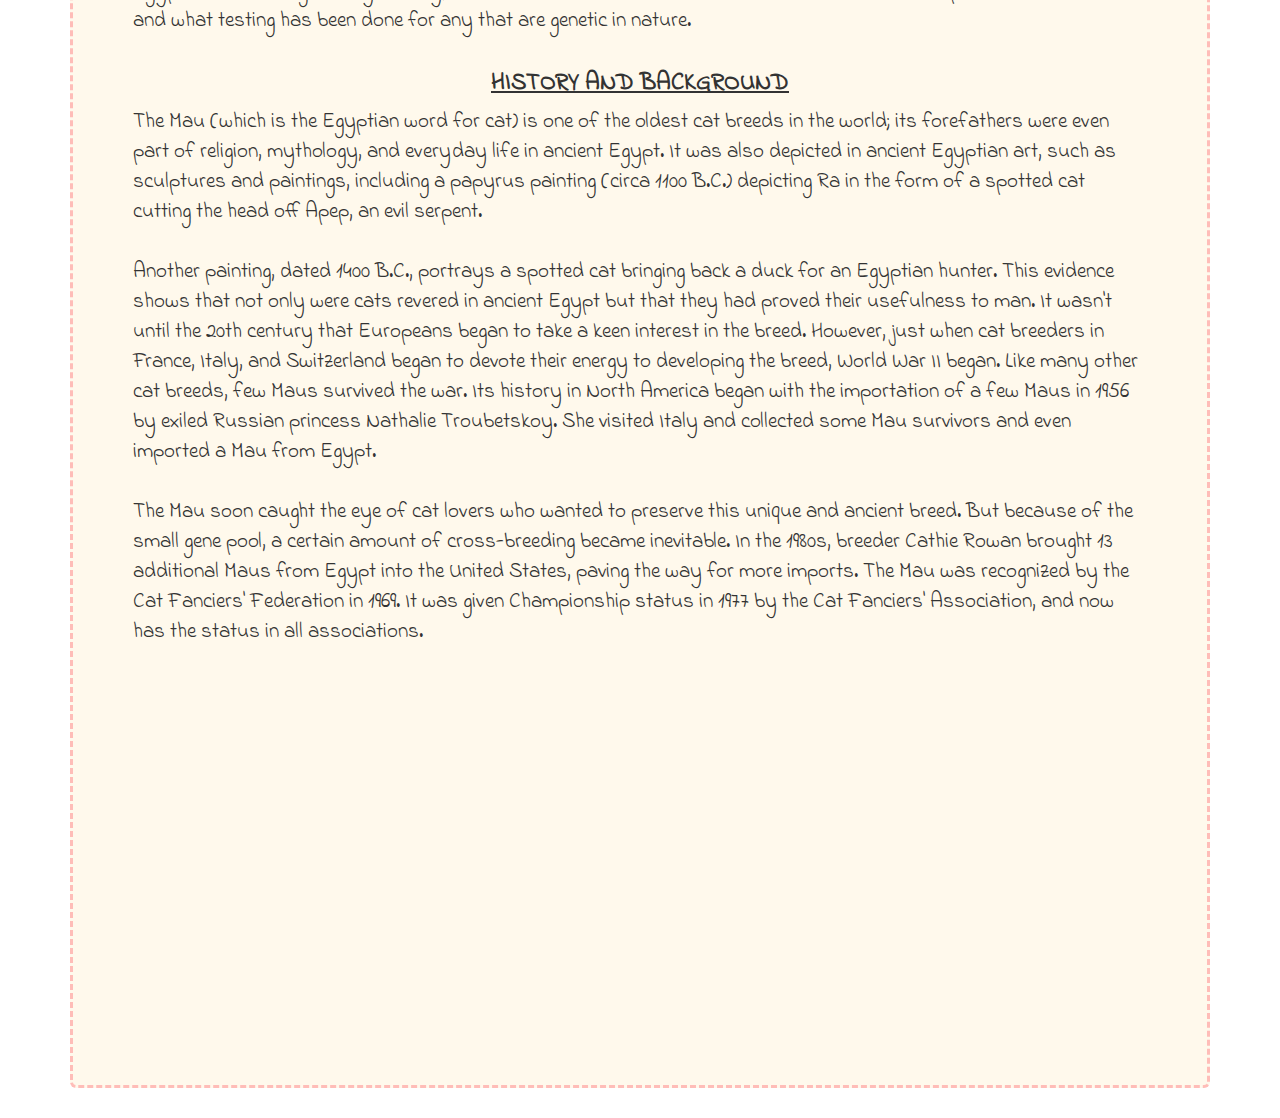
<file: Egyptian Mau.html>
<!DOCTYPE html>
<html lang="en">
<head>
    <meta charset="UTF-8">
    <title>Egyptian Mau</title>
    <meta http-equiv="X-UA-Compatible" content="IE=edge">
    <meta name="viewport" content="width=device-width, initial-scale=1 maximum-scale=1.0">
    <link rel="stylesheet" href="//maxcdn.bootstrapcdn.com/font-awesome/4.5.0/css/font-awesome.min.css"/>
    <link rel="stylesheet" href="https://maxcdn.bootstrapcdn.com/bootstrap/3.3.6/css/bootstrap.min.css"/>
    <link href='https://fonts.googleapis.com/css?family=Indie+Flower' rel='stylesheet' type='text/css'>
    <link type="text/css" rel="stylesheet" href="css/cats_descriprtion.css"/>
</head>

<body>
    <section class="container">
        <section class="jumbotron">
            <div class="row">
                <figure class="col-lg-12 col-sm-12">
                    <h1>Egyptian Mau</h1> <br>
                    <p class="text">The Egyptian Mau fascinates many cat lovers, not only because of its rich history - which began in ancient Egypt - but because of its good nature and unique appearance.</p>
                </figure>
            </div>

            <div class="row">
                <div class="col-lg-4 col-md-4 col-sm-4">
                    <figure class="gallery-item">
                        <img class="thumbnail img-responsive center-block move" src="images/Egyptian_Mau_1.jpg" alt="Egyptian Mau"/>
                    </figure>
                </div>
                <div class="col-lg-4 col-md-4 col-sm-4">
                    <figure class="gallery-item">
                        <img class="thumbnail img-responsive center-block" src="images/Egyptian_Mau_2.jpg" alt="Egyptian Mau" />
                    </figure>
                </div>
                <div class="col-lg-4 col-md-4 col-sm-4">
                    <figure class="gallery-item">
                        <img class="thumbnail img-responsive center-block move" src="images/Egyptian_Mau_3.jpg" alt="Egyptian Mau" />
                    </figure>
                </div>
            </div>

            <div class="row">
                <figure class="col-lg-12 col-sm-12">
                    <h3><b>PHYSICAL CHARACTERISTICS</b></h3>
                    <p class="text">This long, graceful cat really stands out in a crowd due to its unique spots and markings. These spots come in a variety of shapes, be they round or oblong, and differ from cat to cat. The Egyptian Mau's face, meanwhile, is adorned with an M-shaped mark on the forehead and two black streaking lines across its cheeks.
                        Additionally, the cat's gleaming coat, which is soft and silky, is covered with smoke-colored hair, and its eyes are almond-shaped and gooseberry-green.</p>
                    <h3><b>PERSONALITY AND TEMPERAMENT</b></h3>
                    <p class="text">Beauty may inspire love at first sight but good nature nurtures it. The same goes for the Egyptian Mau. It may originally be acquired for its beautiful coat, but it is valued and loved for its good temperament and helpfulness.
                        It follows orders and is very good at fetching things -- perhaps a vestige of its ancestors, who retrieved game shot by their owners. Hunting is also an inherited attribute: Egyptian Maus love to play hunting games indoors and if given a free hand they would hunt outdoors.
                        Although it is extremely loyal to its human family, many are initially wary with strangers. The Mau also has a melodious voice, which it uses to communicate distress or hunger to its owners. The Mau may even wag its tail or tread its feet to further illustrate its displeasure.</p>
                    <h3><b>CARE</b></h3>
                    <p class="text">The Egyptian Mau’s coat is easily cared for with weekly combing to remove dead hair and distribute skin oils. A bath is rarely necessary.
                        Brush the teeth to prevent periodontal disease. Daily dental hygiene is best, but weekly brushing is better than nothing. Trim the nails every couple of weeks. Wipe the corners of the eyes with a soft, damp cloth to remove any discharge. Use a separate area of the cloth for each eye so you don’t run the risk of spreading any infection. Check the ears weekly. If they look dirty, wipe them out with a cotton ball or soft damp cloth moistened with a 50-50 mixture of cider vinegar and warm water. Avoid using cotton swabs, which can damage the interior of the ear.
                        Keep the litter box spotlessly clean. Cats are very particular about bathroom hygiene, and a dirty box may cause them to start using other places in the house instead.
                        It’s a good idea to keep an Egyptian Mau as an indoor-only cat to protect him from diseases spread by other cats, attacks by dogs or coyotes, and the other dangers that face cats who go outdoors, such as being hit by a car. Keeping him indoors also protects local birds and wildlife from this avid hunter. Egyptian Maus who go outdoors also run the risk of being stolen by someone who would like to have such a beautiful cat without paying for it.</p>
                    <h3><b>HEALTH</b></h3>
                    <p class="text">Both pedigreed cats and mixed-breed cats have varying incidences of health problems that may be genetic in nature. Egyptian Maus are generally healthy, but be sure to ask a breeder about the incidence of health problems in her lines and what testing has been done for any that are genetic in nature.</p>
                    <h3><b>HISTORY AND BACKGROUND</b></h3>
                    <p class="text">The Mau (which is the Egyptian word for cat) is one of the oldest cat breeds in the world; its forefathers were even part of religion, mythology, and everyday life in ancient Egypt. It was also depicted in ancient Egyptian art, such as sculptures and paintings, including a papyrus painting (circa 1100 B.C.) depicting Ra in the form of a spotted cat cutting the head off Apep, an evil serpent.
                        <br><br>Another painting, dated 1400 B.C., portrays a spotted cat bringing back a duck for an Egyptian hunter. This evidence shows that not only were cats revered in ancient Egypt but that they had proved their usefulness to man.
                        It wasn't until the 20th century that Europeans began to take a keen interest in the breed. However, just when cat breeders in France, Italy, and Switzerland began to devote their energy to developing the breed, World War II began. Like many other cat breeds, few Maus survived the war.
                        Its history in North America began with the importation of a few Maus in 1956 by exiled Russian princess Nathalie Troubetskoy. She visited Italy and collected some Mau survivors and even imported a Mau from Egypt.
                        <br><br>The Mau soon caught the eye of cat lovers who wanted to preserve this unique and ancient breed. But because of the small gene pool, a certain amount of cross-breeding became inevitable.
                        In the 1980s, breeder Cathie Rowan brought 13 additional Maus from Egypt into the United States, paving the way for more imports.
                        The Mau was recognized by the Cat Fanciers' Federation in 1969. It was given Championship status in 1977 by the Cat Fanciers' Association, and now has the status in all associations.</p>
                </figure>
            </div>

            <div class="row">
                <figure class="col-lg-8 col-lg-push-2 col-md-8 col-md-push-2 col-sm-8 col-sm-push-2 col-xs-10 col-xs-push-1">
                    <div class="embed-responsive embed-responsive-16by9">
                        <iframe class="embed-responsive-item" width="100%" height="100%" src="https://www.youtube.com/embed/60zcX3GijYQ" frameborder="0" allowfullscreen></iframe>
                    </div>
                </figure>
            </div>
        </section>
    </section>
</body>
</html>
</file>
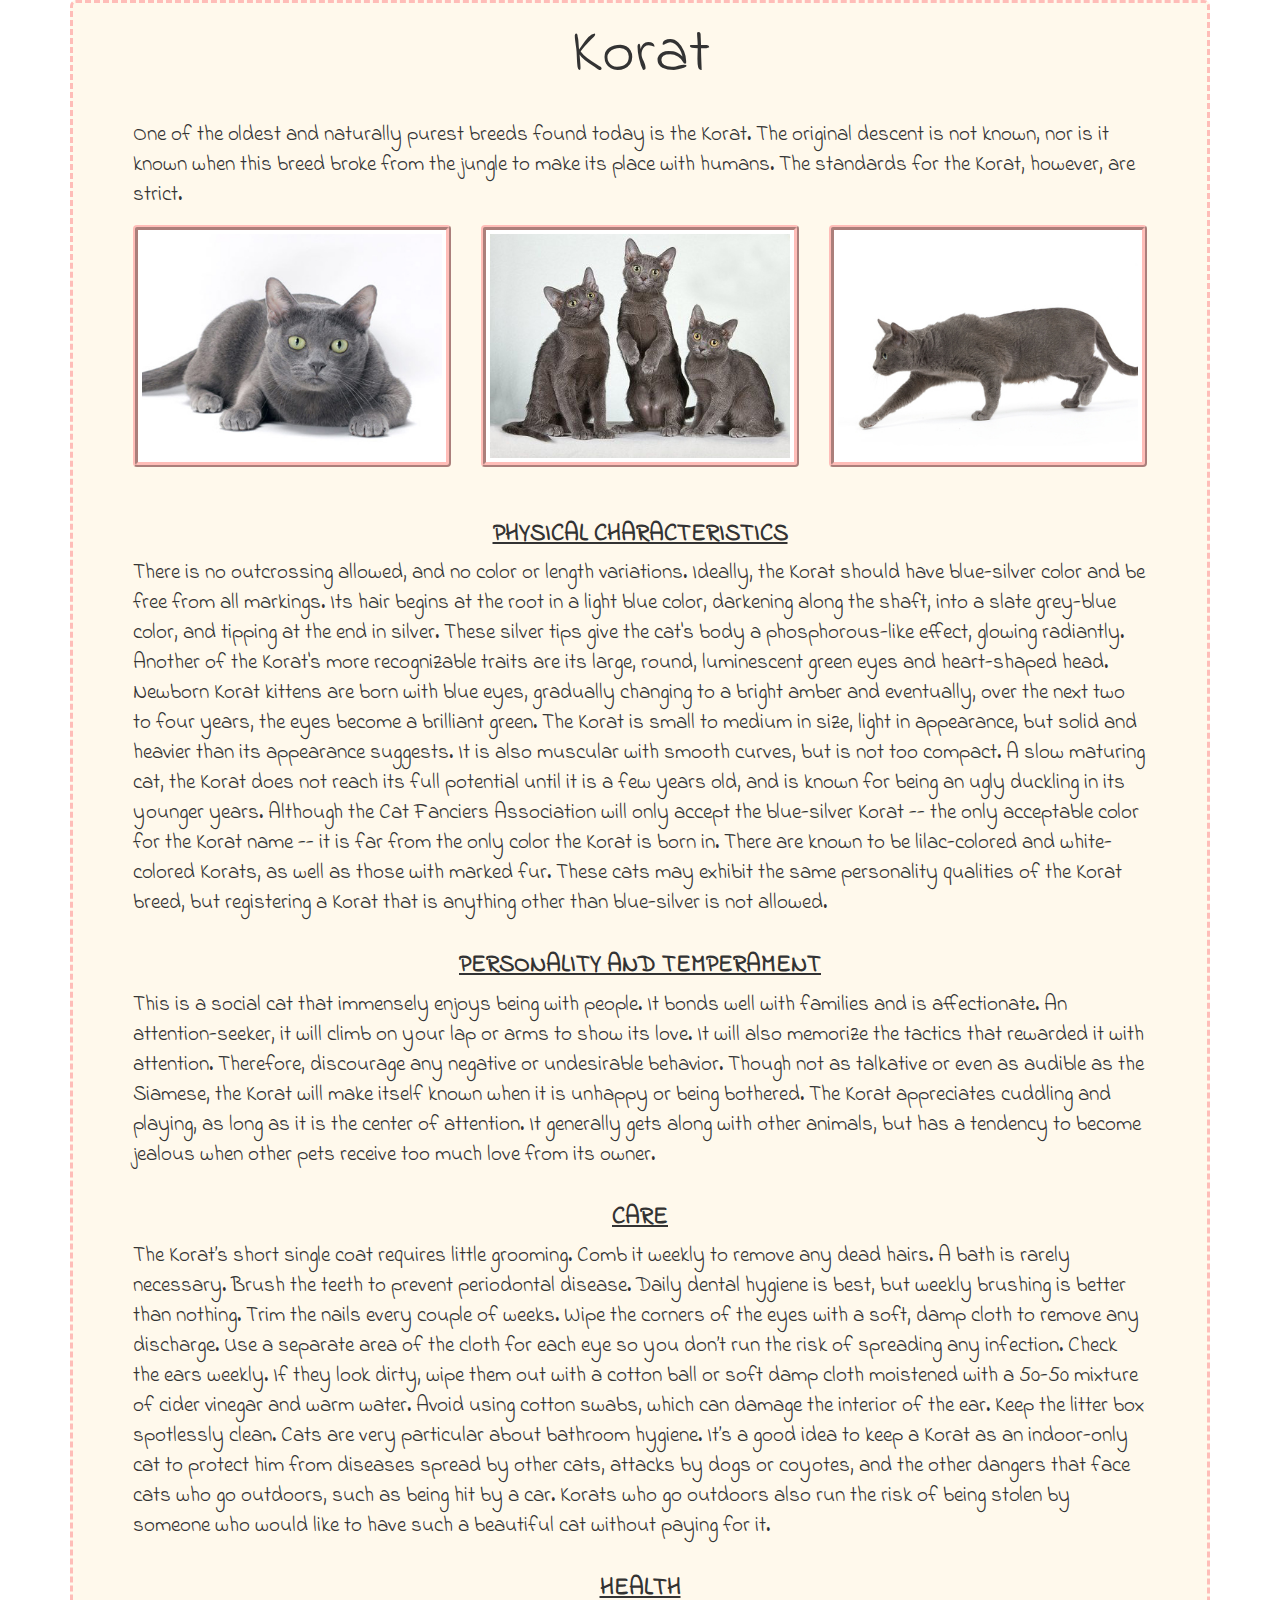
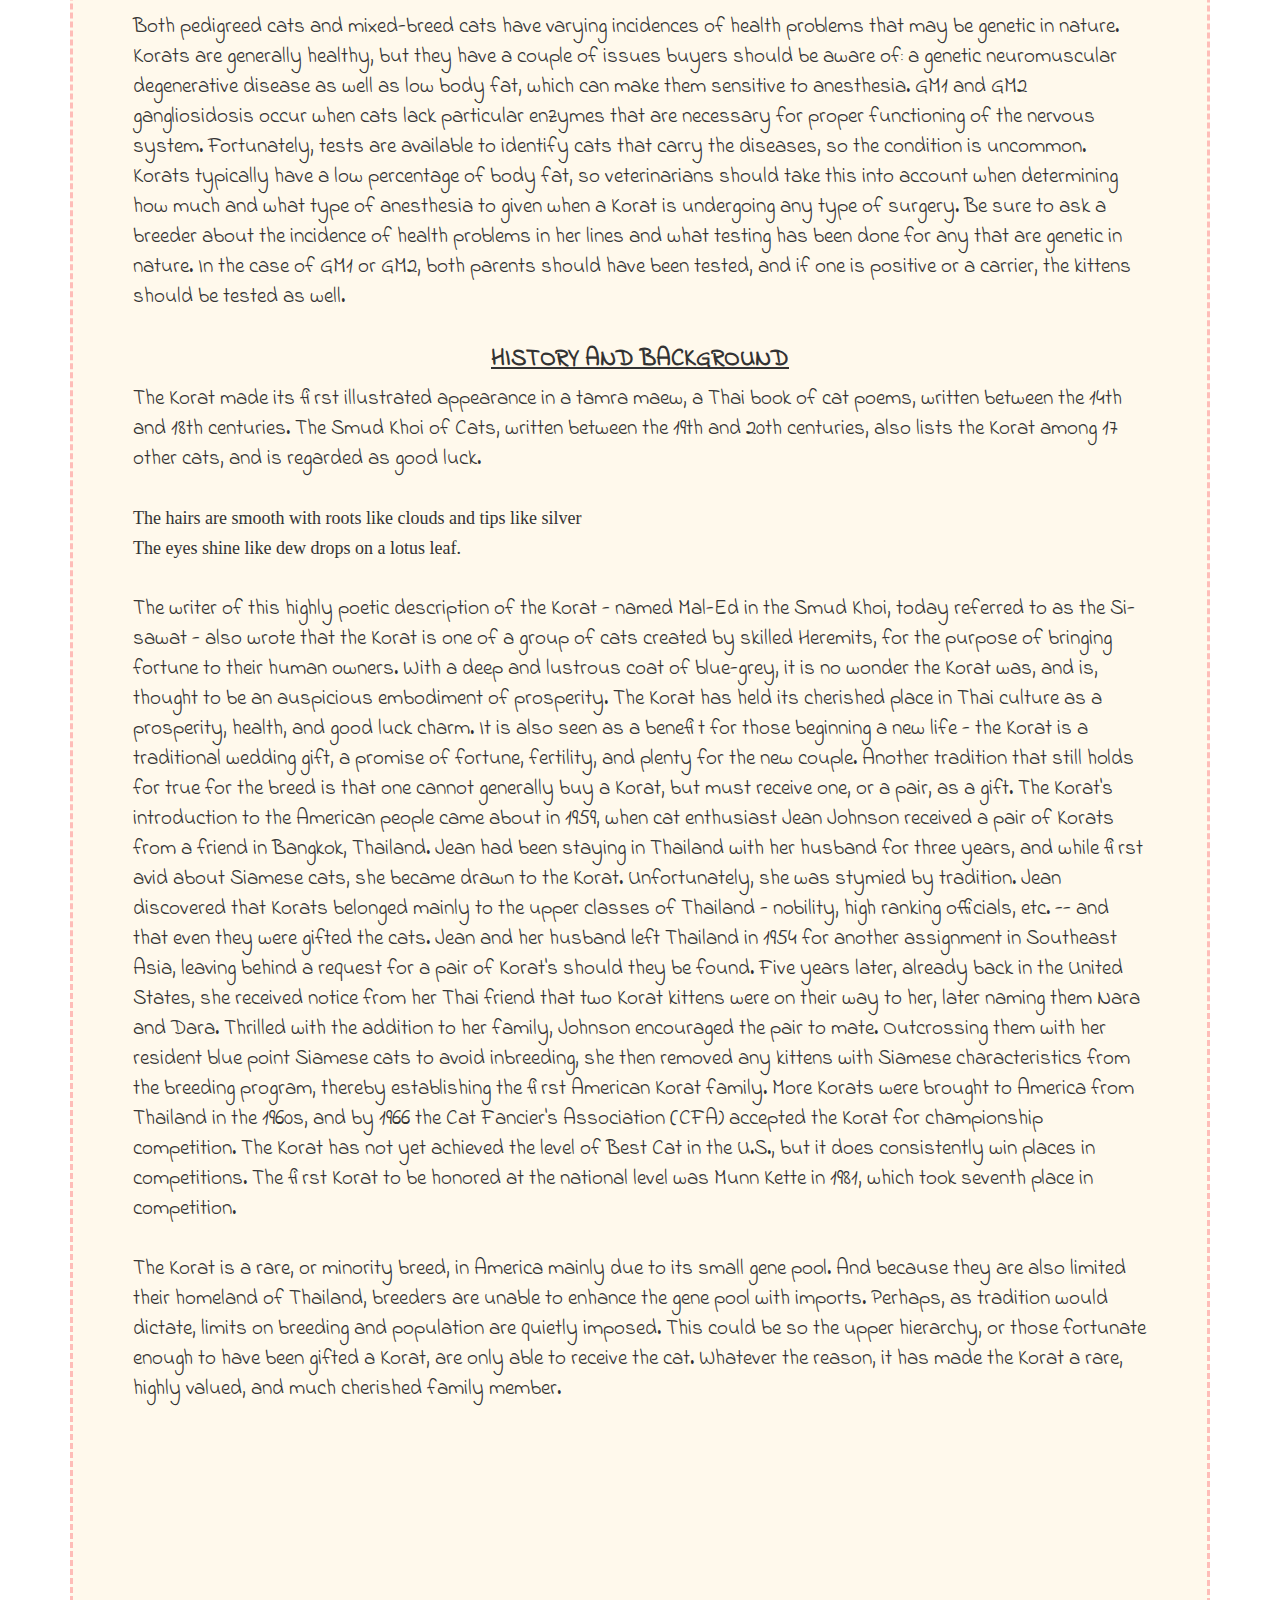
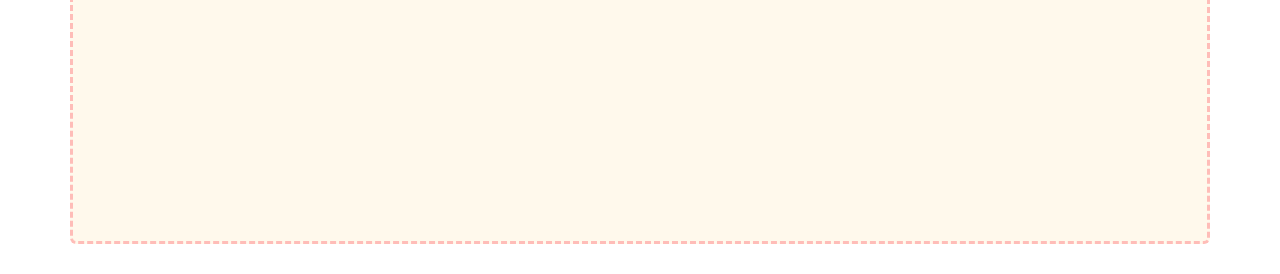
<file: Korat.html>
<!DOCTYPE html>
<html lang="en">
<head>
    <meta charset="UTF-8">
    <title>Korat</title>
    <meta http-equiv="X-UA-Compatible" content="IE=edge">
    <meta name="viewport" content="width=device-width, initial-scale=1 maximum-scale=1.0">
    <link rel="stylesheet" href="//maxcdn.bootstrapcdn.com/font-awesome/4.5.0/css/font-awesome.min.css"/>
    <link rel="stylesheet" href="https://maxcdn.bootstrapcdn.com/bootstrap/3.3.6/css/bootstrap.min.css"/>
    <link href='https://fonts.googleapis.com/css?family=Indie+Flower' rel='stylesheet' type='text/css'>
    <link type="text/css" rel="stylesheet" href="css/cats_descriprtion.css"/>
</head>

<body>
    <section class="container">
        <section class="jumbotron">
            <div class="row">
                <figure class="col-lg-12 col-sm-12">
                    <h1>Korat</h1> <br>
                    <p class="text">One of the oldest and naturally purest breeds found today is the Korat. The original descent is not known, nor is it known when this breed broke from the jungle to make its place with humans. The standards for the Korat, however, are strict.</p>
                </figure>
            </div>

            <div class="row">
                <div class="col-lg-4 col-md-4 col-sm-4">
                    <figure class="gallery-item">
                        <img class="thumbnail img-responsive center-block" src="images/Korat_1.jpg" alt="Korat"/>
                    </figure>
                </div>
                <div class="col-lg-4 col-md-4 col-sm-4">
                    <figure class="gallery-item">
                        <img class="thumbnail img-responsive center-block" src="images/Korat_2.jpg" alt="Korat" />
                    </figure>
                </div>
                <div class="col-lg-4 col-md-4 col-sm-4">
                    <figure class="gallery-item">
                        <img class="thumbnail img-responsive center-block" src="images/Korat_3.jpg" alt="Korat" />
                    </figure>
                </div>
            </div>

            <div class="row">
                <figure class="col-lg-12 col-sm-12">
                    <h3><b>PHYSICAL CHARACTERISTICS</b></h3>
                    <p class="text">There is no outcrossing allowed, and no color or length variations. Ideally, the Korat should have blue-silver color and be free from all markings. Its hair begins at the root in a light blue color, darkening along the shaft, into a slate grey-blue color, and tipping at the end in silver. These silver tips give the cat's body a phosphorous-like effect, glowing radiantly. Another of the Korat's more recognizable traits are its large, round, luminescent green eyes and heart-shaped head. Newborn Korat kittens are born with blue eyes, gradually changing to a bright amber and eventually, over the next two to four years, the eyes become a brilliant green.
                        The Korat is small to medium in size, light in appearance, but solid and heavier than its appearance suggests. It is also muscular with smooth curves, but is not too compact. A slow maturing cat, the Korat does not reach its full potential until it is a few years old, and is known for being an ugly duckling in its younger years.
                        Although the Cat Fanciers Association will only accept the blue-silver Korat -- the only acceptable color for the Korat name -- it is far from the only color the Korat is born in. There are known to be lilac-colored and white-colored Korats, as well as those with marked fur. These cats may exhibit the same personality qualities of the Korat breed, but registering a Korat that is anything other than blue-silver is not allowed.</p>
                    <h3><b>PERSONALITY AND TEMPERAMENT</b></h3>
                    <p class="text">This is a social cat that immensely enjoys being with people. It bonds well with families and is affectionate. An attention-seeker, it will climb on your lap or arms to show its love. It will also memorize the tactics that rewarded it with attention. Therefore, discourage any negative or undesirable behavior. Though not as talkative or even as audible as the Siamese, the Korat will make itself known when it is unhappy or being bothered.
                        The Korat appreciates cuddling and playing, as long as it is the center of attention. It generally gets along with other animals, but has a tendency to become jealous when other pets receive too much love from its owner.</p>
                    <h3><b>CARE</b></h3>
                    <p class="text">The Korat’s short single coat requires little grooming. Comb it weekly to remove any dead hairs. A bath is rarely necessary.
                        Brush the teeth to prevent periodontal disease. Daily dental hygiene is best, but weekly brushing is better than nothing. Trim the nails every couple of weeks. Wipe the corners of the eyes with a soft, damp cloth to remove any discharge. Use a separate area of the cloth for each eye so you don’t run the risk of spreading any infection.
                        Check the ears weekly. If they look dirty, wipe them out with a cotton ball or soft damp cloth moistened with a 50-50 mixture of cider vinegar and warm water. Avoid using cotton swabs, which can damage the interior of the ear.
                        Keep the litter box spotlessly clean. Cats are very particular about bathroom hygiene.
                        It’s a good idea to keep a Korat as an indoor-only cat to protect him from diseases spread by other cats, attacks by dogs or coyotes, and the other dangers that face cats who go outdoors, such as being hit by a car. Korats who go outdoors also run the risk of being stolen by someone who would like to have such a beautiful cat without paying for it.</p>
                    <h3><b>HEALTH</b></h3>
                    <p class="text">Both pedigreed cats and mixed-breed cats have varying incidences of health problems that may be genetic in nature. Korats are generally healthy, but they have a couple of issues buyers should be aware of: a genetic neuromuscular degenerative disease as well as low body fat, which can make them sensitive to anesthesia.
                        GM1 and GM2 gangliosidosis occur when cats lack particular enzymes that are necessary for proper functioning of the nervous system. Fortunately, tests are available to identify cats that carry the diseases, so the condition is uncommon.
                        Korats typically have a low percentage of body fat, so veterinarians should take this into account when determining how much and what type of anesthesia to given when a Korat is undergoing any type of surgery.
                        Be sure to ask a breeder about the incidence of health problems in her lines and what testing has been done for any that are genetic in nature. In the case of GM1 or GM2, both parents should have been tested, and if one is positive or a carrier, the kittens should be tested as well.</p>
                    <h3><b>HISTORY AND BACKGROUND</b></h3>
                    <p class="text">The Korat made its first illustrated appearance in a tamra maew, a Thai book of cat poems, written between the 14th and 18th centuries. The Smud Khoi of Cats, written between the 19th and 20th centuries, also lists the Korat among 17 other cats, and is regarded as good luck.
                    <br><br>
                    <span>The hairs are smooth with roots like clouds and tips like silver</span>
                    <br><span>The eyes shine like dew drops on a lotus leaf.</span>
                    <br><br>
                        The writer of this highly poetic description of the Korat - named Mal-Ed in the Smud Khoi, today referred to as the Si-sawat - also wrote that the Korat is one of a group of cats created by skilled Heremits, for the purpose of bringing fortune to their human owners. With a deep and lustrous coat of blue-grey, it is no wonder the Korat was, and is, thought to be an auspicious embodiment of prosperity.
                        The Korat has held its cherished place in Thai culture as a prosperity, health, and good luck charm. It is also seen as a benefit for those beginning a new life - the Korat is a traditional wedding gift, a promise of fortune, fertility, and plenty for the new couple. Another tradition that still holds for true for the breed is that one cannot generally buy a Korat, but must receive one, or a pair, as a gift.
                        The Korat's introduction to the American people came about in 1959, when cat enthusiast Jean Johnson received a pair of Korats from a friend in Bangkok, Thailand. Jean had been staying in Thailand with her husband for three years, and while first avid about Siamese cats, she became drawn to the Korat.
                        Unfortunately, she was stymied by tradition. Jean discovered that Korats belonged mainly to the upper classes of Thailand - nobility, high ranking officials, etc. -- and that even they were gifted the cats. Jean and her husband left Thailand in 1954 for another assignment in Southeast Asia, leaving behind a request for a pair of Korat's should they be found. Five years later, already back in the United States, she received notice from her Thai friend that two Korat kittens were on their way to her, later naming them Nara and Dara.
                        Thrilled with the addition to her family, Johnson encouraged the pair to mate. Outcrossing them with her resident blue point Siamese cats to avoid inbreeding, she then removed any kittens with Siamese characteristics from the breeding program, thereby establishing the first American Korat family. More Korats were brought to America from Thailand in the 1960s, and by 1966 the Cat Fancier's Association (CFA) accepted the Korat for championship competition. The Korat has not yet achieved the level of Best Cat in the U.S., but it does consistently win places in competitions. The first Korat to be honored at the national level was Munn Kette in 1981, which took seventh place in competition.
                        <br><br>The Korat is a rare, or minority breed, in America mainly due to its small gene pool. And because they are also limited their homeland of Thailand, breeders are unable to enhance the gene pool with imports. Perhaps, as tradition would dictate, limits on breeding and population are quietly imposed. This could be so the upper hierarchy, or those fortunate enough to have been gifted a Korat, are only able to receive the cat.
                        Whatever the reason, it has made the Korat a rare, highly valued, and much cherished family member.
                    </p>
                </figure>
            </div>

            <div class="row">
                <figure class="col-lg-8 col-lg-push-2 col-md-8 col-md-push-2 col-sm-8 col-sm-push-2 col-xs-10 col-xs-push-1">
                    <div class="embed-responsive embed-responsive-16by9">
                        <iframe class="embed-responsive-item" width="100%" height="100%" src="https://www.youtube.com/embed/GN6za4hyELg" frameborder="0" allowfullscreen></iframe>
                    </div>
                </figure>
            </div>
        </section>
    </section>
</body>
</html>
</file>
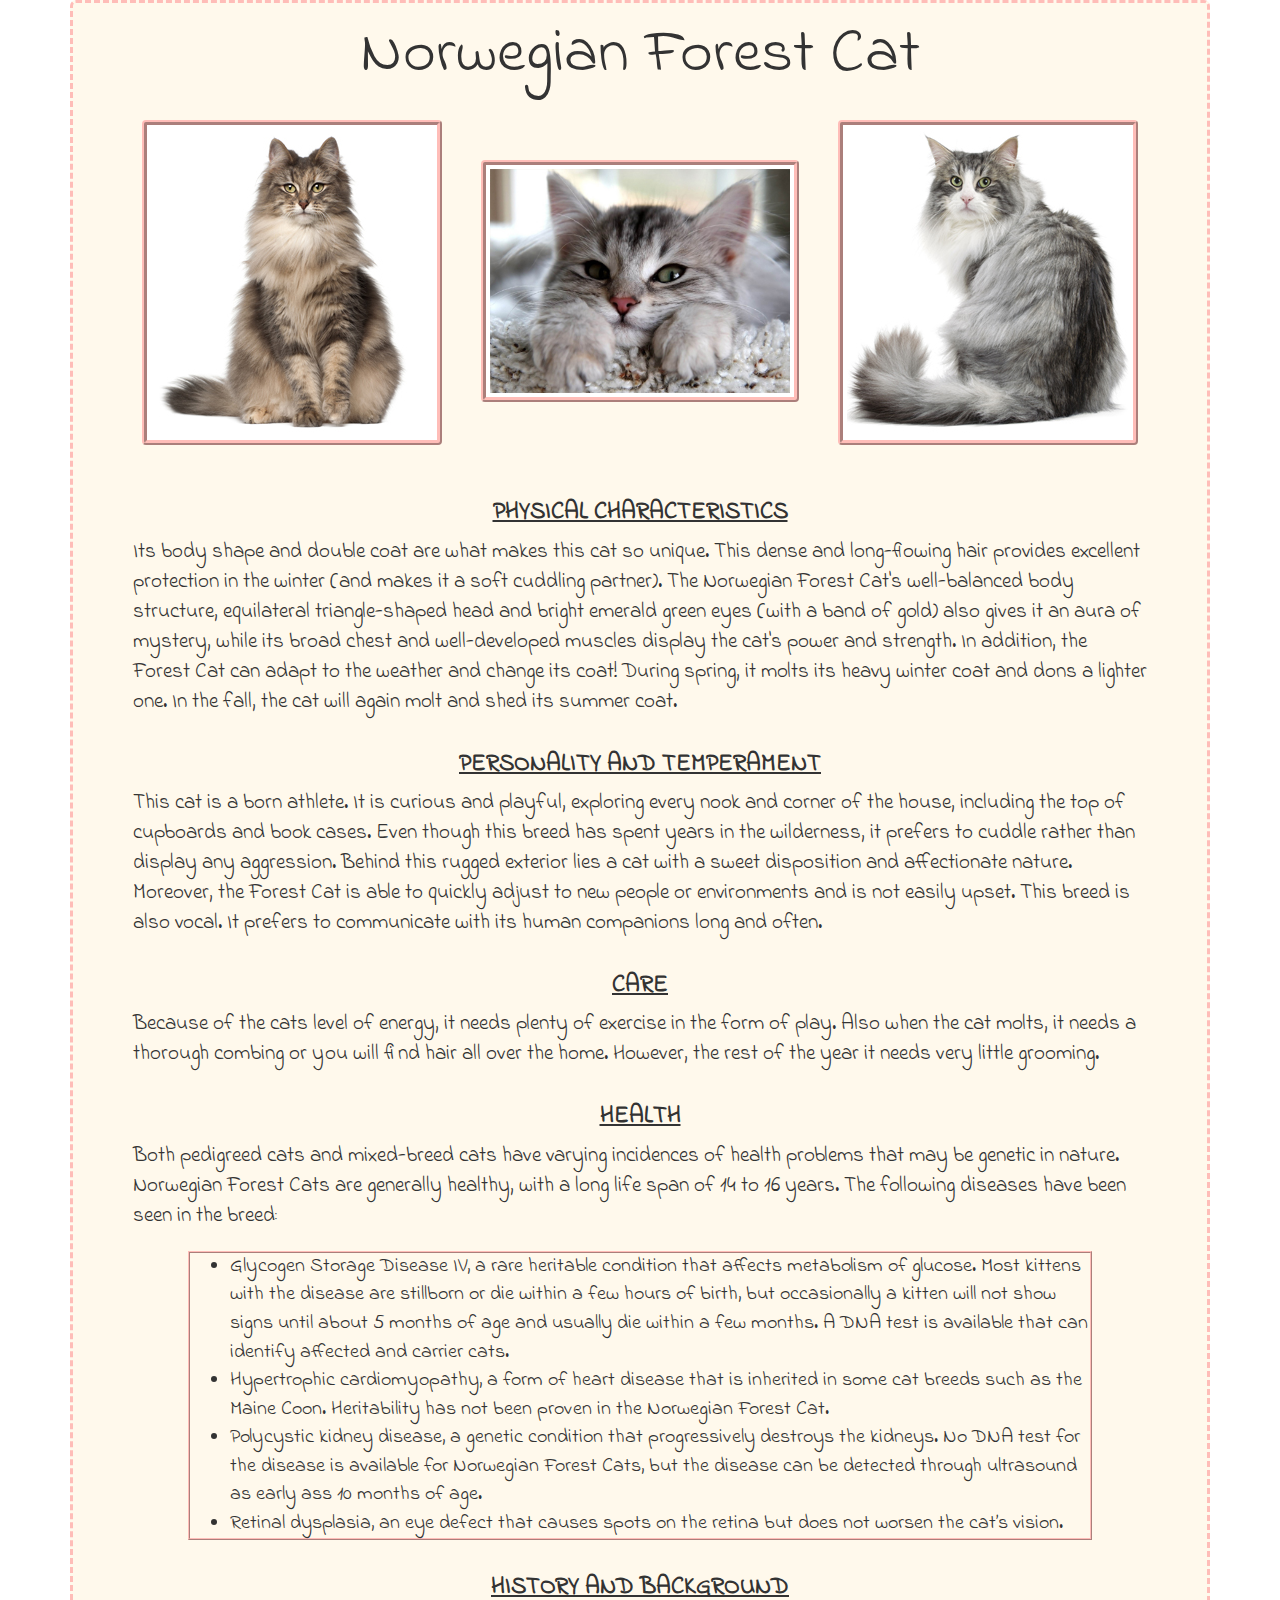
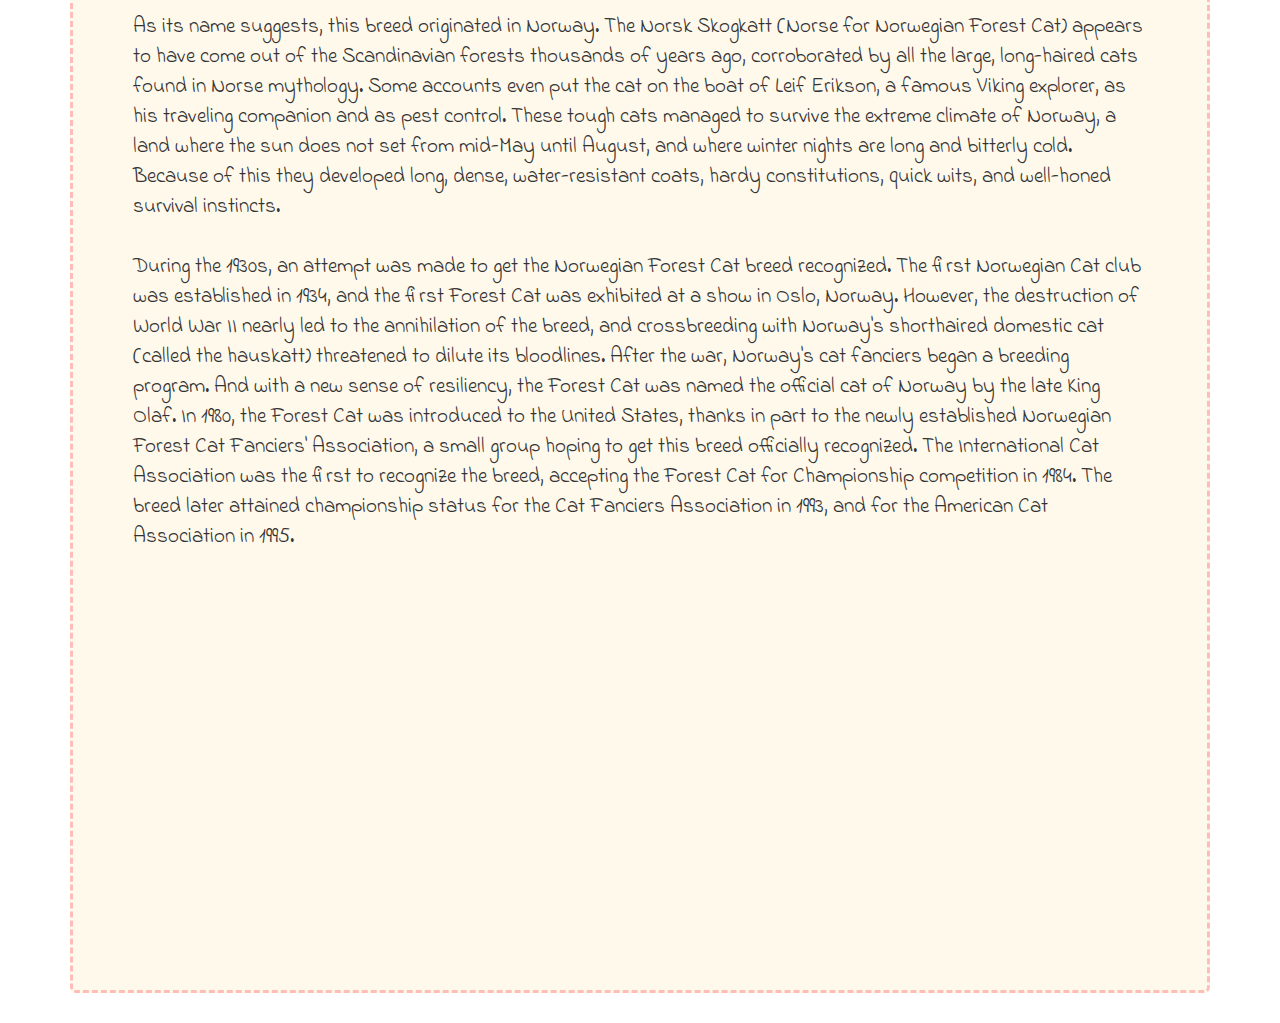
<file: Norwegian Forest Cat.html>
<!DOCTYPE html>
<html lang="en">
<head>
    <meta charset="UTF-8">
    <title></title>
    <meta http-equiv="X-UA-Compatible" content="IE=edge">
    <meta name="viewport" content="width=device-width, initial-scale=1 maximum-scale=1.0">
    <link rel="stylesheet" href="//maxcdn.bootstrapcdn.com/font-awesome/4.5.0/css/font-awesome.min.css"/>
    <link rel="stylesheet" href="https://maxcdn.bootstrapcdn.com/bootstrap/3.3.6/css/bootstrap.min.css"/>
    <link href='https://fonts.googleapis.com/css?family=Indie+Flower' rel='stylesheet' type='text/css'>
    <link type="text/css" rel="stylesheet" href="css/cats_descriprtion.css"/>
</head>

<body>
    <section class="container">
        <section class="jumbotron">
            <div class="row">
                <figure class="col-lg-12 col-sm-12">
                    <h1>Norwegian Forest Cat</h1> <br>
                </figure>
            </div>

            <div class="row">
                <div class="col-lg-4 col-md-4 col-sm-4">
                    <figure class="gallery-item">
                        <img class="thumbnail img-responsive center-block" src="images/Norwegian_Forest_Cat_1.jpg" alt="Norwegian Forest Cat"/>
                    </figure>
                </div>
                <div class="col-lg-4 col-md-4 col-sm-4">
                    <figure class="gallery-item">
                        <img class="thumbnail img-responsive center-block move" src="images/Norwegian_Forest_Cat_2.jpg" alt="Norwegian Forest Cat" />
                    </figure>
                </div>
                <div class="col-lg-4 col-md-4 col-sm-4">
                    <figure class="gallery-item">
                        <img class="thumbnail img-responsive center-block" src="images/Norwegian_Forest_Cat_3.jpg" alt="Norwegian Forest Cat" />
                    </figure>
                </div>
            </div>

            <div class="row">
                <figure class="col-lg-12 col-sm-12">
                    <h3><b>PHYSICAL CHARACTERISTICS</b></h3>
                    <p class="text">Its body shape and double coat are what makes this cat so unique. This dense and long-flowing hair provides excellent protection in the winter (and makes it a soft cuddling partner). The Norwegian Forest Cat's well-balanced body structure, equilateral triangle-shaped head and bright emerald green eyes (with a band of gold) also gives it an aura of mystery, while its broad chest and well-developed muscles display the cat's power and strength.
                        In addition, the Forest Cat can adapt to the weather and change its coat! During spring, it molts its heavy winter coat and dons a lighter one. In the fall, the cat will again molt and shed its summer coat.</p>
                    <h3><b>PERSONALITY AND TEMPERAMENT</b></h3>
                    <p class="text">This cat is a born athlete. It is curious and playful, exploring every nook and corner of the house, including the top of cupboards and book cases. Even though this breed has spent years in the wilderness, it prefers to cuddle rather than display any aggression. Behind this rugged exterior lies a cat with a sweet disposition and affectionate nature. Moreover, the Forest Cat is able to quickly adjust to new people or environments and is not easily upset. This breed is also vocal. It prefers to communicate with its human companions long and often.</p>
                    <h3><b>CARE</b></h3>
                    <p class="text">Because of the cats level of energy, it needs plenty of exercise in the form of play. Also when the cat molts, it needs a thorough combing or you will find hair all over the home. However, the rest of the year it needs very little grooming.</p>
                    <h3><b>HEALTH</b></h3>
                    <p class="text">Both pedigreed cats and mixed-breed cats have varying incidences of health problems that may be genetic in nature. Norwegian Forest Cats are generally healthy, with a long life span of 14 to 16 years. The following diseases have been seen in the breed:</p>
                    <ul>
                        <li>Glycogen Storage Disease IV, a rare heritable condition that affects metabolism of glucose.  Most kittens with the disease are stillborn or die within a few hours of birth, but occasionally a kitten will not show signs until about 5 months of age and usually die within a few months. A DNA test is available that can identify affected and carrier cats.</li>
                        <li>Hypertrophic cardiomyopathy, a form of heart disease that is inherited in some cat breeds such as the Maine Coon. Heritability has not been proven in the Norwegian Forest Cat.</li>
                        <li>Polycystic kidney disease, a genetic condition that progressively destroys the kidneys. No DNA test for the disease is available for Norwegian Forest Cats, but the disease can be detected through ultrasound as early ass 10 months of age.</li>
                        <li>Retinal dysplasia, an eye defect that causes spots on the retina but does not worsen the cat’s vision.</li>
                    </ul>
                    <h3><b>HISTORY AND BACKGROUND</b></h3>
                    <p class="text">As its name suggests, this breed originated in Norway. The Norsk Skogkatt (Norse for Norwegian Forest Cat) appears to have come out of the Scandinavian forests thousands of years ago, corroborated by all the large, long-haired cats found in Norse mythology. Some accounts even put the cat on the boat of Leif Erikson, a famous Viking explorer, as his traveling companion and as pest control.
                        These tough cats managed to survive the extreme climate of Norway, a land where the sun does not set from mid-May until August, and where winter nights are long and bitterly cold. Because of this they developed long, dense, water-resistant coats, hardy constitutions, quick wits, and well-honed survival instincts.
                       <br><br> During the 1930s, an attempt was made to get the Norwegian Forest Cat breed recognized. The first Norwegian Cat club was established in 1934, and the first Forest Cat was exhibited at a show in Oslo, Norway. However, the destruction of World War II nearly led to the annihilation of the breed, and crossbreeding with Norway's shorthaired domestic cat (called the hauskatt) threatened to dilute its bloodlines. After the war, Norway's cat fanciers began a breeding program. And with a new sense of resiliency, the Forest Cat was named the official cat of Norway by the late King Olaf.
                        In 1980, the Forest Cat was introduced to the United States, thanks in part to the newly established Norwegian Forest Cat Fanciers' Association, a small group hoping to get this breed officially recognized. The International Cat Association was the first to recognize the breed, accepting the Forest Cat for Championship competition in 1984. The breed later attained championship status for the Cat Fanciers Association in 1993, and for the American Cat Association in 1995.</p>
                </figure>
            </div>

            <div class="row">
                <figure class="col-sm-3 col-sm-6 col-sm-3 ">
                </figure>

                <figure class="col-lg-8 col-lg-push-2 col-md-8 col-md-push-2 col-sm-8 col-sm-push-2 col-xs-10 col-xs-push-1">
                    <div class="embed-responsive embed-responsive-16by9">
                        <iframe class="embed-responsive-item" width="100%" height="100%" src="https://www.youtube.com/embed/gvT8qy9DvaU" frameborder="0" allowfullscreen></iframe>
                    </div>
                </figure>
            </div>
        </section>
    </section>
</body>
</html>
</file>
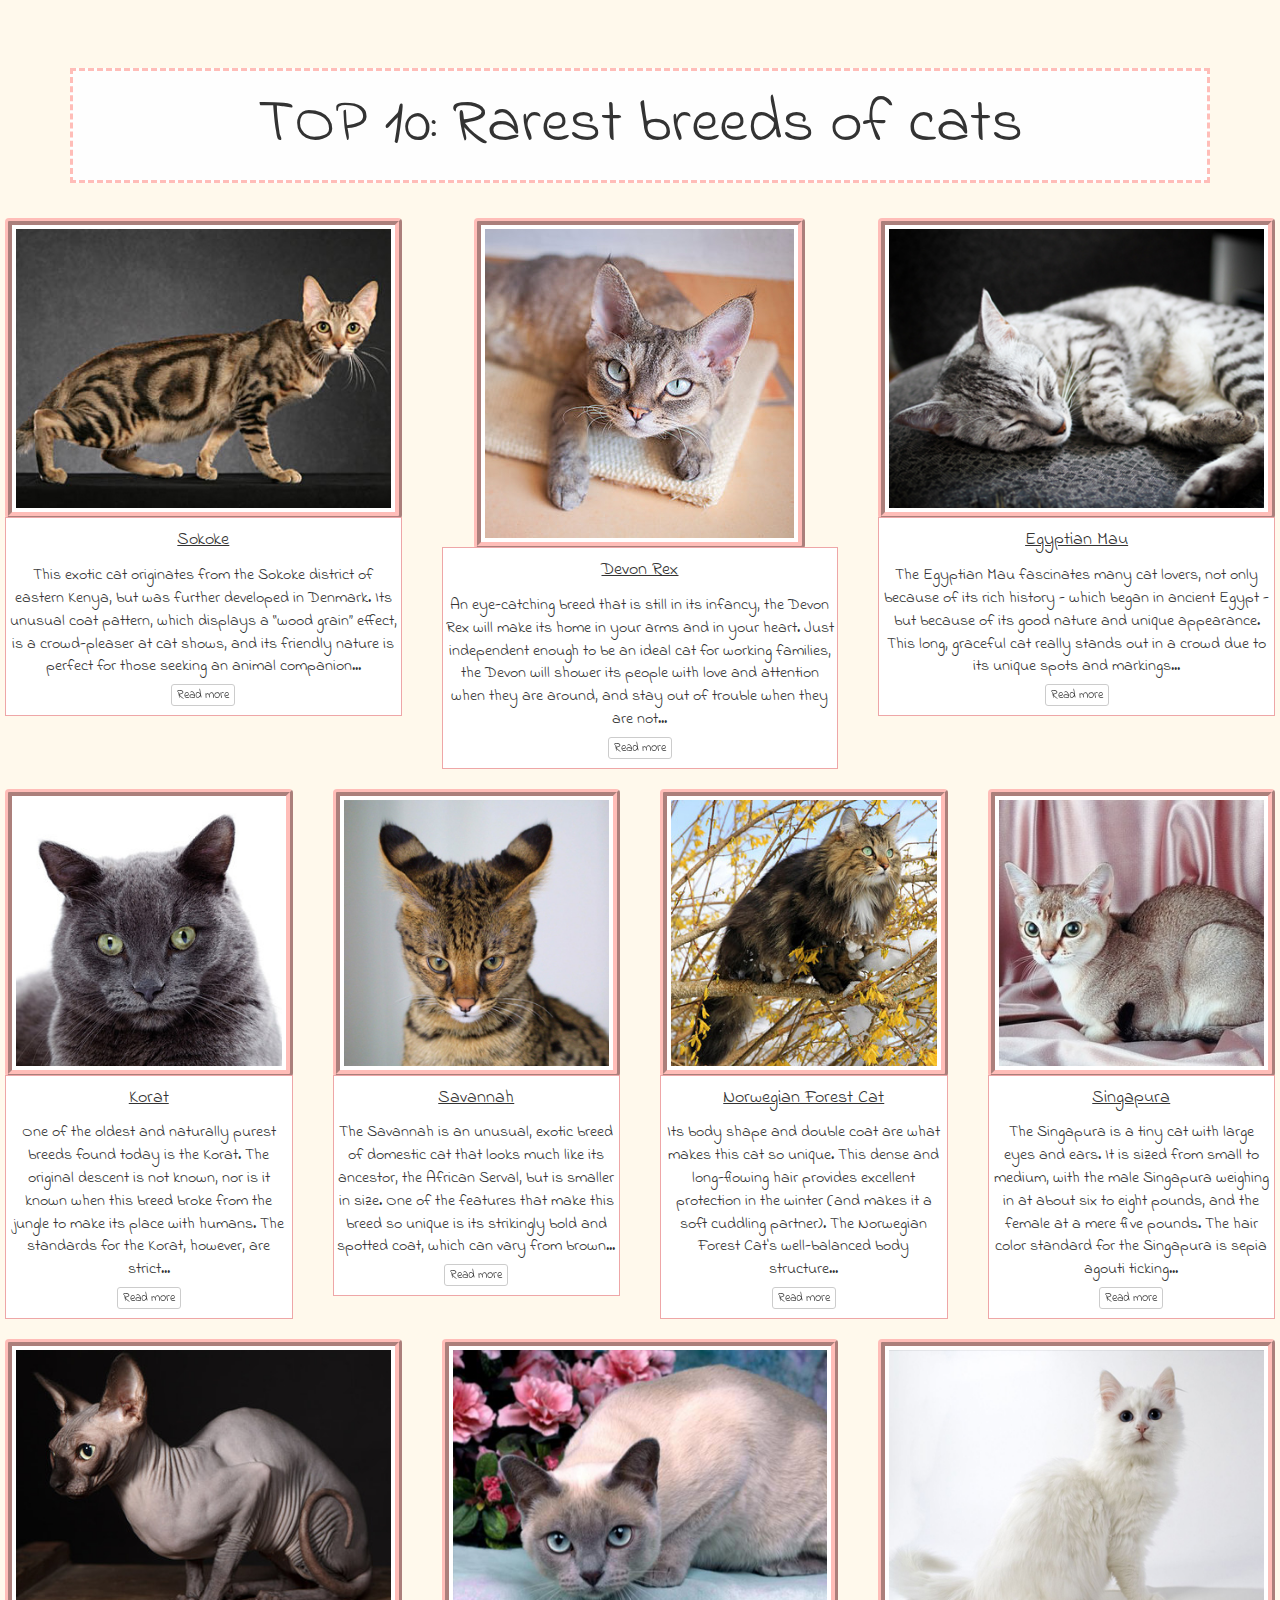
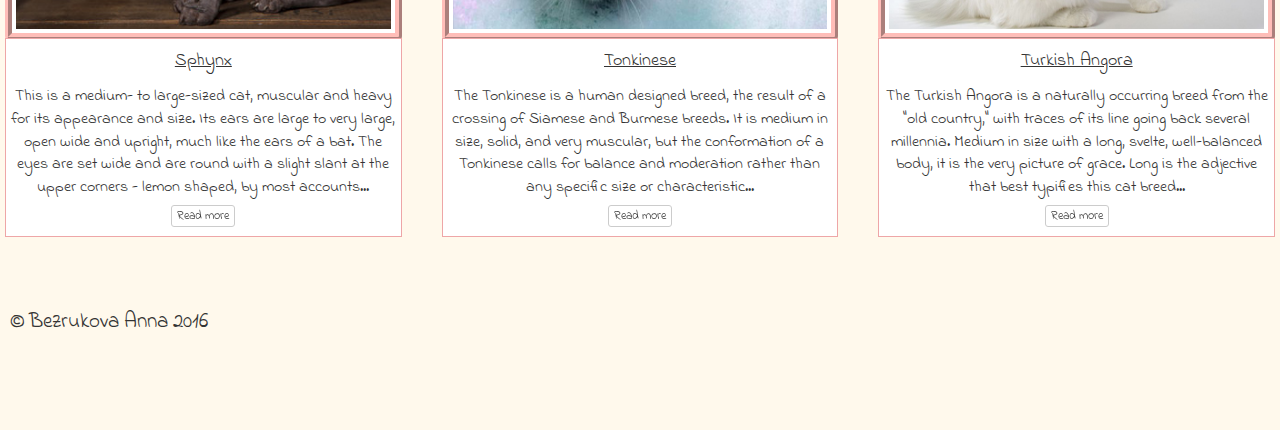
<file: Number_1.html>
<!DOCTYPE html>
<html lang="en">
<head>
    <meta charset="UTF-8">
    <title>Number_1</title>
    <meta http-equiv="X-UA-Compatible" content="IE=edge">
    <meta name="viewport" content="width=device-width, initial-scale=1">
    <link rel="stylesheet" href="//maxcdn.bootstrapcdn.com/font-awesome/4.5.0/css/font-awesome.min.css"/>
    <link rel="stylesheet" href="https://maxcdn.bootstrapcdn.com/bootstrap/3.3.6/css/bootstrap.min.css"/>
    <link href='https://fonts.googleapis.com/css?family=Indie+Flower' rel='stylesheet' type='text/css'>
    <link type="text/css" rel="stylesheet" href="stylesheet_main.css"/>
</head>

<body>
<div class="jumbotron">
<div class="container">
    <h1>TOP 10: Rarest breeds of cats</h1>
</div>

    <div class="row">
        <div class="col-md-4">
            <figure class="gallery-item">
                <img class="thumbnail img-responsive center-block" src="images/Sokoke.jpg" alt="Sokoke"/>
                <figcaption><h4>Sokoke</h4> <br>
                This exotic cat originates from the Sokoke district of eastern Kenya, but was further developed in Denmark. Its unusual coat pattern, which displays a “wood grain” effect, is a crowd-pleaser at cat shows, and its friendly nature is perfect for those seeking an animal companion...
                    <br>
                    <a href="Sokoke.html" button type="button" class="btn btn-default btn-xs hvr-pulse-grow">Read more</a>
                </figcaption>
            </figure>
        </div>
        <div class="col-md-4">
            <figure class="gallery-item">
                <img class="thumbnail img-responsive center-block" src="images/Devon_Rex.jpg" alt="Devon Rex">
                <figcaption><h4>Devon Rex</h4> <br>
                An eye-catching breed that is still in its infancy, the Devon Rex will make its home in your arms and in your heart. Just independent enough to be an ideal cat for working families, the Devon will shower its people with love and attention when they are around, and stay out of trouble when they are not...
                    <br>
                    <a href="Devon Rex.html" button type="button" class="btn btn-default btn-xs hvr-pulse-grow">Read more</a>
                </figcaption>
            </figure>
        </div>
        <div class="col-md-4">
            <figure class="gallery-item">
                <img class="thumbnail img-responsive center-block" src="images/Egyptian_Mau.jpg" alt="Egyptian Mau">
                <figcaption><h4>Egyptian Mau</h4> <br>
                The Egyptian Mau fascinates many cat lovers, not only because of its rich history - which began in ancient Egypt - but because of its good nature and unique appearance. This long, graceful cat really stands out in a crowd due to its unique spots and markings...
                    <br>
                    <a href="Egyptian Mau.html" button type="button" class="btn btn-default btn-xs hvr-pulse-grow">Read more</a>
                </figcaption>
            </figure>
        </div>


        <div class="clearfix"></div>
            <div class="col-md-3">
                <figure class="gallery-item">
                    <img class="thumbnail img-responsive center-block" src="images/Korat.jpg" alt="Korat">
                    <figcaption><h4>Korat</h4> <br>
                    One of the oldest and naturally purest breeds found today is the Korat. The original descent is not known, nor is it known when this breed broke from the jungle to make its place with humans. The standards for the Korat, however, are strict...
                        <br>
                        <a href="Korat.html" button type="button" class="btn btn-default btn-xs hvr-pulse-grow">Read more</a>
                    </figcaption>
                </figure>
            </div>
            <div class="col-md-3">
                <figure class="gallery-item">
                <img class="thumbnail img-responsive center-block" src="images/Savannah.jpg" alt="Savannah">
                <figcaption><h4>Savannah</h4> <br>
                The Savannah is an unusual, exotic breed of domestic cat that looks much like its ancestor, the African Serval, but is smaller in size. One of the features that make this breed so unique is its strikingly bold and spotted coat, which can vary from brown...
                    <br>
                    <a href="Savannah.html" button type="button" class="btn btn-default btn-xs hvr-pulse-grow">Read more</a>
                </figcaption>
                </figure>
            </div>
            <div class="col-md-3">
                <figure class="gallery-item">
                    <img class="thumbnail img-responsive center-block" src="images/Norwegian_Forest_Cat.jpg" alt="Norwegian Forest Cat">
                    <figcaption><h4>Norwegian Forest Cat</h4> <br>
                    Its body shape and double coat are what makes this cat so unique. This dense and long-flowing hair provides excellent protection in the winter (and makes it a soft cuddling partner). The Norwegian Forest Cat's well-balanced body structure...
                        <br>
                        <a href="Norwegian Forest Cat.html" button type="button" class="btn btn-default btn-xs hvr-pulse-grow">Read more</a>
                    </figcaption>
                </figure>
            </div>
            <div class="col-md-3">
                <figure class="gallery-item">
                    <img class="thumbnail img-responsive center-block" src="images/Singapura.jpg" alt="Singapura">
                    <figcaption><h4>Singapura</h4> <br>
                    The Singapura is a tiny cat with large eyes and ears. It is sized from small to medium, with the male Singapura weighing in at about six to eight pounds, and the female at a mere five pounds. The hair color standard for the Singapura is sepia agouti ticking...
                        <br>
                        <a href="Singapura.html" button type="button" class="btn btn-default btn-xs hvr-pulse-grow">Read more</a>
                    </figcaption>
                </figure>
            </div>



        <div class="col-md-4">
            <figure class="gallery-item">
                <img class="thumbnail img-responsive center-block" src="images/Sphynx.jpg" alt="Sphynx">
                <figcaption><h4>Sphynx</h4> <br>
                    This is a medium- to large-sized cat, muscular and heavy for its appearance and size. Its ears are large to very large, open wide and upright, much like the ears of a bat. The eyes are set wide and are round with a slight slant at the upper corners - lemon shaped, by most accounts...
                    <br>
                    <a href="Sphynx.html" button type="button" class="btn btn-default btn-xs hvr-pulse-grow" >Read more</a>
                </figcaption>
            </figure>
        </div>
        <div class="col-md-4">
            <figure class="gallery-item">
                <img class="thumbnail img-responsive center-block" src="images/Tonkinese.jpg" alt="Tonkinese">
                <figcaption><h4>Tonkinese</h4> <br>
                The Tonkinese is a human designed breed, the result of a crossing of Siamese and Burmese breeds. It is medium in size, solid, and very muscular, but the conformation of a Tonkinese calls for balance and moderation rather than any specific size or characteristic...
                    <br>
                    <a href="Tonkinese.html " button type="button" class="btn btn-default btn-xs hvr-pulse-grow">Read more</a>
                </figcaption>
            </figure>
        </div>
        <div class="col-md-4">
            <figure class="gallery-item">
                <img class="thumbnail img-responsive center-block" src="images/Turkish_Angora.jpg" alt="Turkish Angora">
                <figcaption><h4>Turkish Angora</h4> <br>
                The Turkish Angora is a naturally occurring breed from the "old country," with traces of its line going back several millennia. Medium in size with a long, svelte, well-balanced body, it is the very picture of grace. Long is the adjective that best typifies this cat breed...
                    <br>
                    <a href="Turkish Angora.html" button type="button" class="btn btn-default btn-xs hvr-pulse-grow">Read more</a>
                </figcaption>
            </figure>
        </div>
    </div>

        <div class="row">
            <figure class="col-sm-12">
                <p class="creator">&copy; Bezrukova Anna 2016</p>
            </figure>
            <figure>
</body>
</html>
</file>
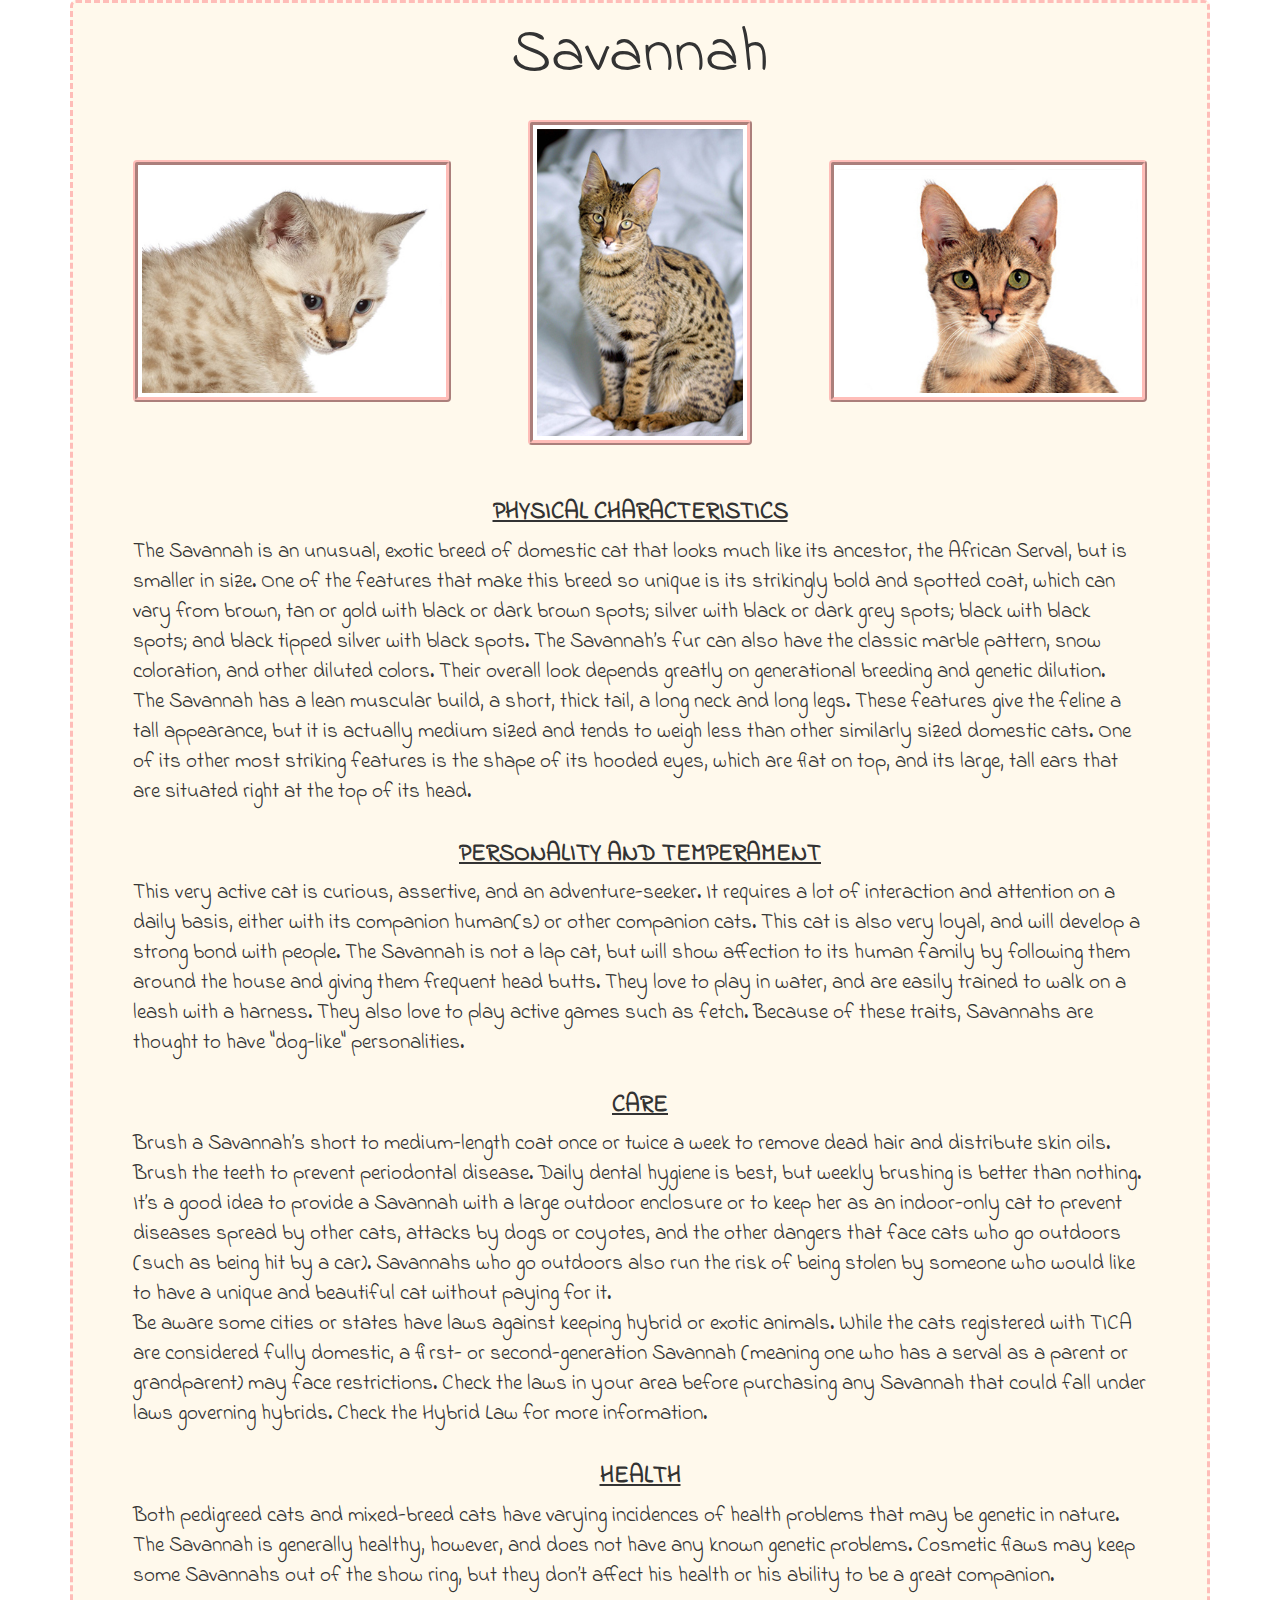
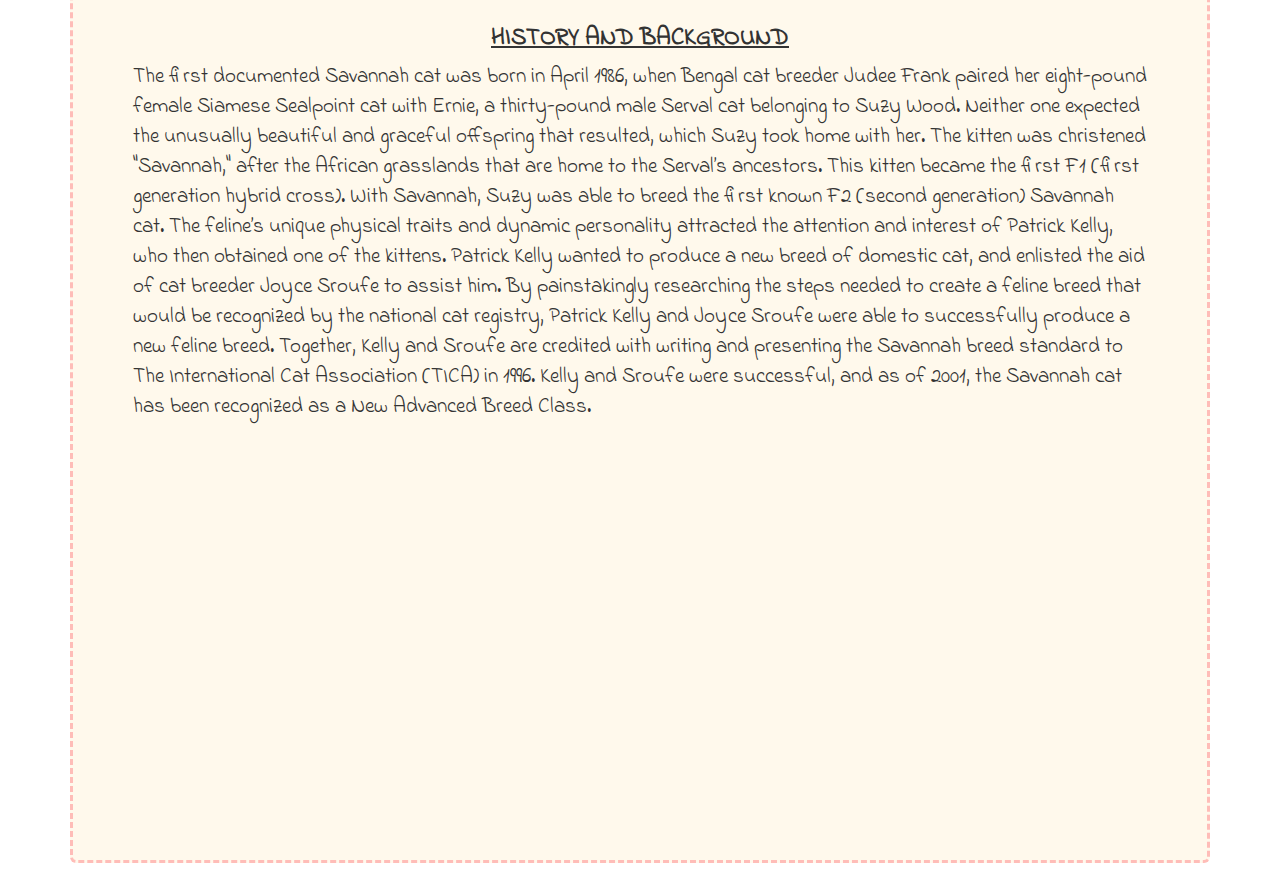
<file: Savannah.html>
<!DOCTYPE html>
<html lang="en">
<head>
    <meta charset="UTF-8">
    <title>Savannah</title>
    <meta http-equiv="X-UA-Compatible" content="IE=edge">
    <meta name="viewport" content="width=device-width, initial-scale=1 maximum-scale=1.0">
    <link rel="stylesheet" href="//maxcdn.bootstrapcdn.com/font-awesome/4.5.0/css/font-awesome.min.css"/>
    <link rel="stylesheet" href="https://maxcdn.bootstrapcdn.com/bootstrap/3.3.6/css/bootstrap.min.css"/>
    <link href='https://fonts.googleapis.com/css?family=Indie+Flower' rel='stylesheet' type='text/css'>
    <link type="text/css" rel="stylesheet" href="css/cats_descriprtion.css"/>
</head>

<body>
    <section class="container">
        <section class="jumbotron">
            <div class="row">
                <figure class="col-lg-12 col-sm-12">
                    <h1>Savannah</h1> <br>
                </figure>
            </div>

            <div class="row">
                <div class="col-lg-4 col-md-4 col-sm-4">
                    <figure class="gallery-item">
                        <img class="thumbnail img-responsive center-block move" src="images/Savannah_1.jpg" alt="Savannah"/>
                    </figure>
                </div>
                <div class="col-lg-4 col-md-4 col-sm-4">
                    <figure class="gallery-item">
                        <img class="thumbnail img-responsive center-block" src="images/Savannah_2.jpg" alt="Savannah" />
                    </figure>
                </div>
                <div class="col-lg-4 col-md-4 col-sm-4">
                    <figure class="gallery-item">
                        <img class="thumbnail img-responsive center-block move" src="images/Savannah_3.jpg" alt="Savannah" />
                    </figure>
                </div>
            </div>

            <div class="row">
                <figure class="col-lg-12 col-sm-12">
                    <h3><b>PHYSICAL CHARACTERISTICS</b></h3>
                    <p class="text">The Savannah is an unusual, exotic breed of domestic cat that looks much like its ancestor, the African Serval, but is smaller in size. One of the features that make this breed so unique is its strikingly bold and spotted coat, which can vary from brown, tan or gold with black or dark brown spots; silver with black or dark grey spots; black with black spots; and black tipped silver with black spots.
                        The Savannah’s fur can also have the classic marble pattern, snow coloration, and other diluted colors. Their overall look depends greatly on generational breeding and genetic dilution.
                        <br>The Savannah has a lean muscular build, a short, thick tail, a long neck and long legs. These features give the feline a tall appearance, but it is actually medium sized and tends to weigh less than other similarly sized domestic cats. One of its other most striking features is the shape of its hooded eyes, which are flat on top, and its large, tall ears that are situated right at the top of its head.</p>
                    <h3><b>PERSONALITY AND TEMPERAMENT</b></h3>
                    <p class="text">This very active cat is curious, assertive, and an adventure-seeker. It requires a lot of interaction and attention on a daily basis, either with its companion human(s) or other companion cats. This cat is also very loyal, and will develop a strong bond with people.
                        The Savannah is not a lap cat, but will show affection to its human family by following them around the house and giving them frequent head butts. They love to play in water, and are easily trained to walk on a leash with a harness. They also love to play active games such as fetch. Because of these traits, Savannahs are thought to have "dog-like" personalities.</p>
                    <h3><b>CARE</b></h3>
                    <p class="text">Brush a Savannah’s short to medium-length coat once or twice a week to remove dead hair and distribute skin oils. Brush the teeth to prevent periodontal disease. Daily dental hygiene is best, but weekly brushing is better than nothing.
                        <br>It’s a good idea to provide a Savannah with a large outdoor enclosure or to keep her as an indoor-only cat to prevent diseases spread by other cats, attacks by dogs or coyotes, and the other dangers that face cats who go outdoors (such as being hit by a car). Savannahs who go outdoors also run the risk of being stolen by someone who would like to have a unique and beautiful cat without paying for it.
                        <br>Be aware some cities or states have laws against keeping hybrid or exotic animals. While the cats registered with TICA are considered fully domestic, a first- or second-generation Savannah (meaning one who has a serval as a parent or grandparent) may face restrictions. Check the laws in your area before purchasing any Savannah that could fall under laws governing hybrids. Check the Hybrid Law for more information.</p>
                    <h3><b>HEALTH</b></h3>
                    <p class="text">Both pedigreed cats and mixed-breed cats have varying incidences of health problems that may be genetic in nature. The Savannah is generally healthy, however, and does not have any known genetic problems. Cosmetic flaws may keep some Savannahs out of the show ring, but they don’t affect his health or his ability to be a great companion.</p>
                    <h3><b>HISTORY AND BACKGROUND</b></h3>
                    <p class="text">The first documented Savannah cat was born in April 1986, when Bengal cat breeder Judee Frank paired her eight-pound female Siamese Sealpoint cat with Ernie, a thirty-pound male Serval cat belonging to Suzy Wood. Neither one expected the unusually beautiful and graceful offspring that resulted, which Suzy took home with her. The kitten was christened "Savannah," after the African grasslands that are home to the Serval’s ancestors. This kitten became the first F1 (first generation hybrid cross).
                        With Savannah, Suzy was able to breed the first known F2 (second generation) Savannah cat. The feline’s unique physical traits and dynamic personality attracted the attention and interest of Patrick Kelly, who then obtained one of the kittens. Patrick Kelly wanted to produce a new breed of domestic cat, and enlisted the aid of cat breeder Joyce Sroufe to assist him.
                        By painstakingly researching the steps needed to create a feline breed that would be recognized by the national cat registry, Patrick Kelly and Joyce Sroufe were able to successfully produce a new feline breed. Together, Kelly and Sroufe are credited with writing and presenting the Savannah breed standard to The International Cat Association (TICA) in 1996. Kelly and Sroufe were successful, and as of 2001, the Savannah cat has been recognized as a New Advanced Breed Class. </p>
                </figure>
            </div>

            <div class="row">
                <figure class="col-lg-8 col-lg-push-2 col-md-8 col-md-push-2 col-sm-8 col-sm-push-2 col-xs-10 col-xs-push-1">
                    <div class="embed-responsive embed-responsive-16by9">
                        <iframe class="embed-responsive-item" width="100%" height="100%" src="https://www.youtube.com/embed/4vufsOsqGyw" frameborder="0" allowfullscreen></iframe>
                    </div>
                </figure>
            </div>
        </section>
    </section>
</body>
</html>
</file>
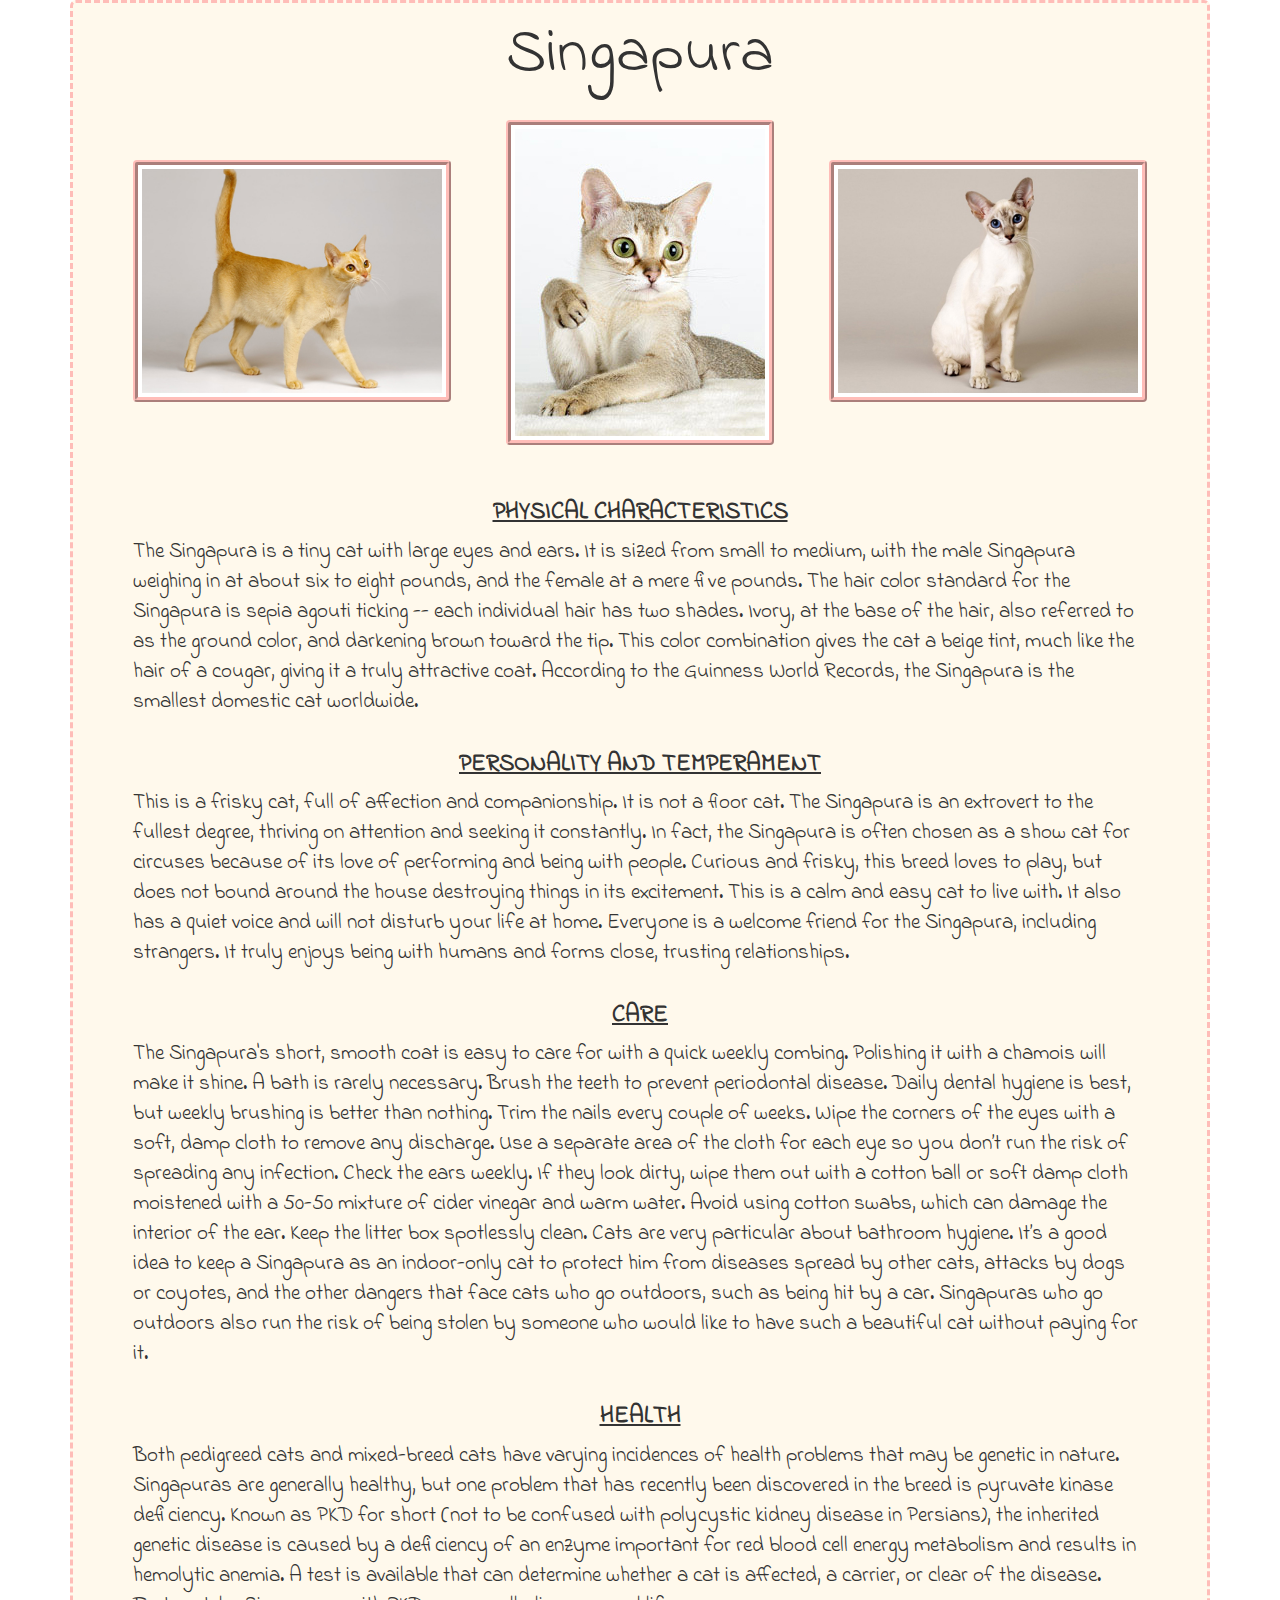
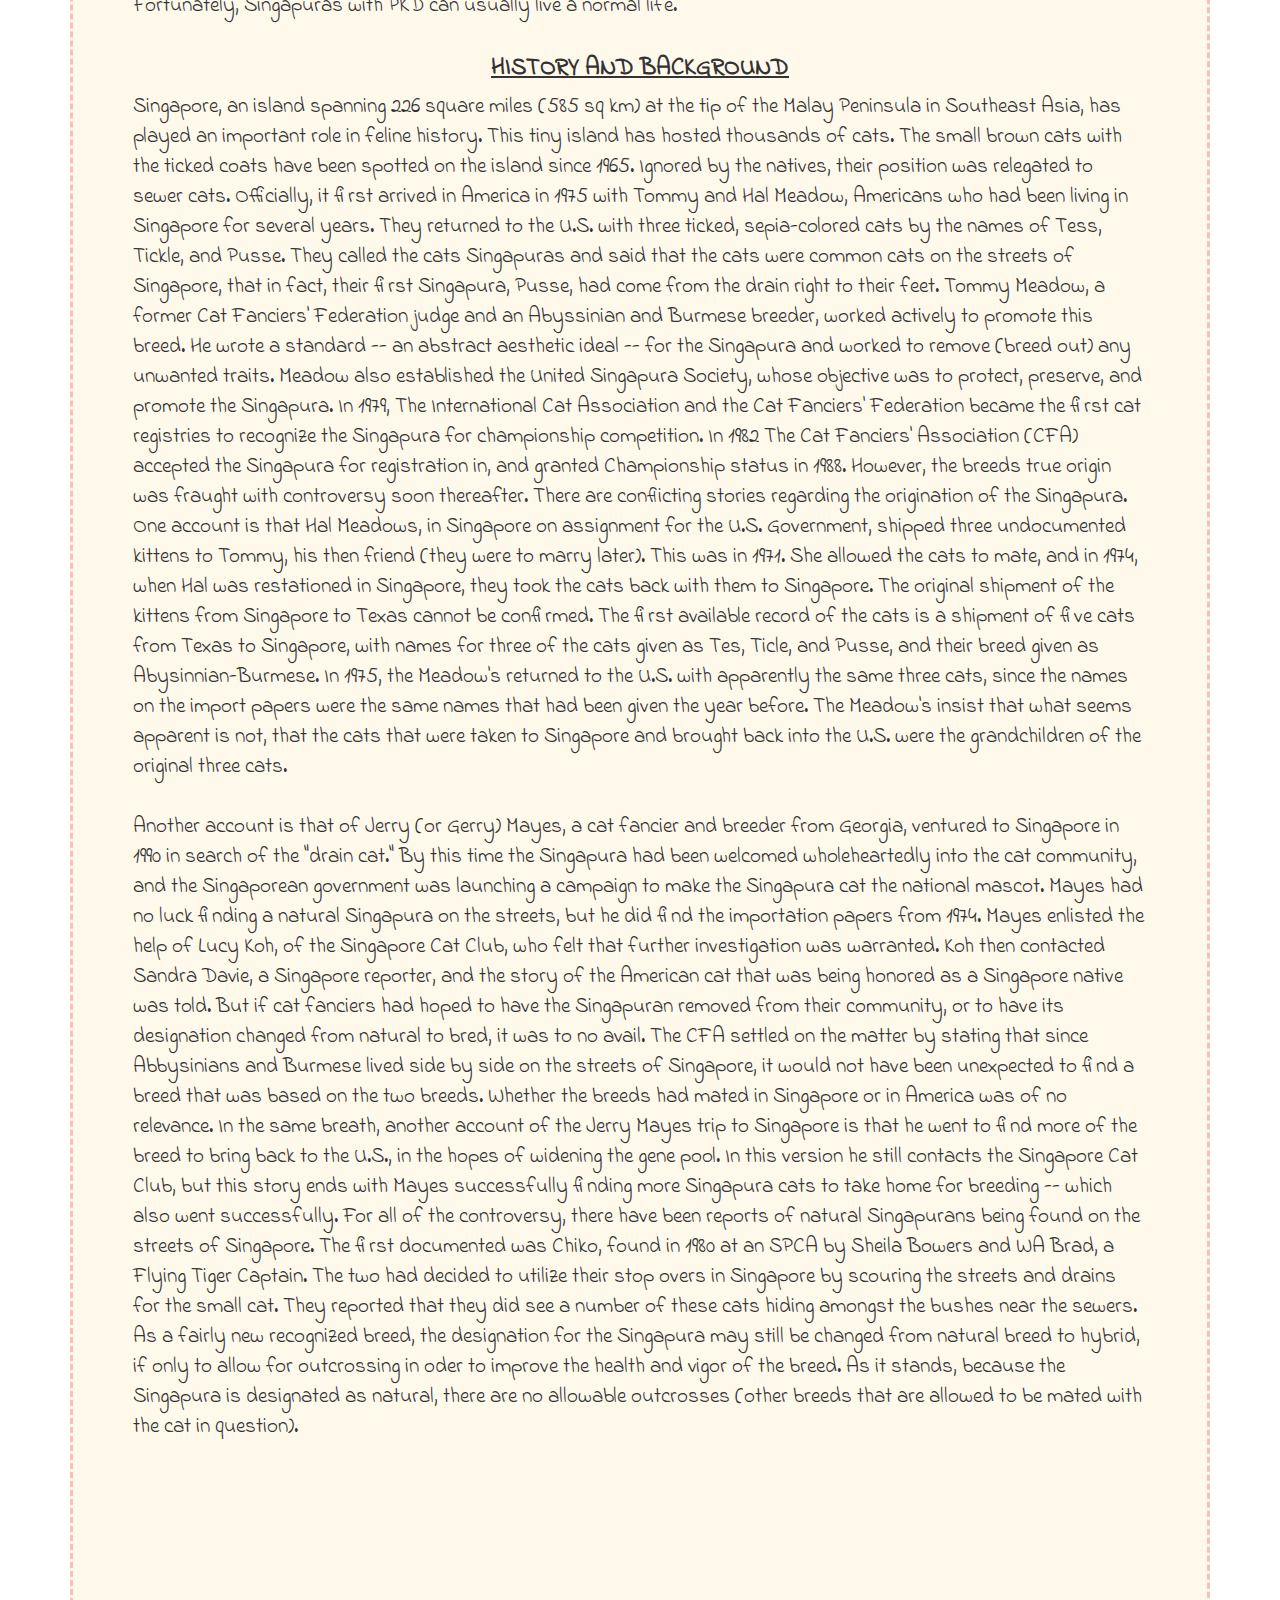
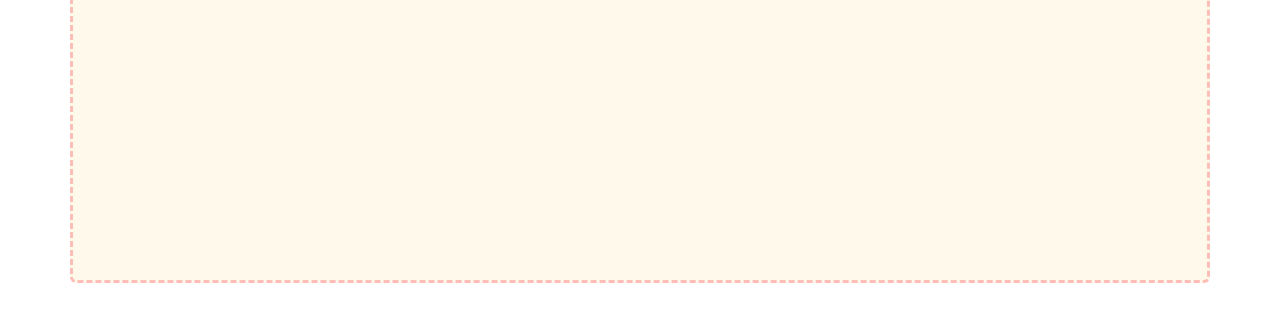
<file: Singapura.html>
<!DOCTYPE html>
<html lang="en">
<head>
    <meta charset="UTF-8">
    <title>Singapura</title>
    <meta http-equiv="X-UA-Compatible" content="IE=edge">
    <meta name="viewport" content="width=device-width, initial-scale=1 maximum-scale=1.0">
    <link rel="stylesheet" href="//maxcdn.bootstrapcdn.com/font-awesome/4.5.0/css/font-awesome.min.css"/>
    <link rel="stylesheet" href="https://maxcdn.bootstrapcdn.com/bootstrap/3.3.6/css/bootstrap.min.css"/>
    <link href='https://fonts.googleapis.com/css?family=Indie+Flower' rel='stylesheet' type='text/css'>
    <link type="text/css" rel="stylesheet" href="css/cats_descriprtion.css"/>
</head>

<body>
    <section class="container">
        <section class="jumbotron">
            <div class="row">
                <figure class="col-lg-12 col-sm-12">
                    <h1>Singapura</h1> <br>
                </figure>
            </div>

            <div class="row">
                <div class="col-lg-4 col-md-4 col-sm-4">
                    <figure class="gallery-item">
                        <img class="thumbnail img-responsive center-block move" src="images/Singapura_1.jpg" alt="Singapura"/>
                    </figure>
                </div>
                <div class="col-lg-4 col-md-4 col-sm-4">
                    <figure class="gallery-item">
                        <img class="thumbnail img-responsive center-block" src="images/Singapura_2.jpg" alt="Singapura" />
                    </figure>
                </div>
                <div class="col-lg-4 col-md-4 col-sm-4">
                    <figure class="gallery-item">
                        <img class="thumbnail img-responsive center-block move" src="images/Singapura_3.jpg" alt="Singapura" />
                    </figure>
                </div>
            </div>

            <div class="row">
                <figure class="col-lg-12 col-sm-12">
                    <h3><b>PHYSICAL CHARACTERISTICS</b></h3>
                    <p class="text">The Singapura is a tiny cat with large eyes and ears. It is sized from small to medium, with the male Singapura weighing in at about six to eight pounds, and the female at a mere five pounds. The hair color standard for the Singapura is sepia agouti ticking -- each individual hair has two shades. Ivory, at the base of the hair, also referred to as the ground color, and darkening brown toward the tip. This color combination gives the cat a beige tint, much like the hair of a cougar, giving it a truly attractive coat. According to the Guinness World Records, the Singapura is the smallest domestic cat worldwide.</p>
                    <h3><b>PERSONALITY AND TEMPERAMENT</b></h3>
                    <p class="text">This is a frisky cat, full of affection and companionship. It is not a floor cat. The Singapura is an extrovert to the fullest degree, thriving on attention and seeking it constantly. In fact, the Singapura is often chosen as a show cat for circuses because of its love of performing and being with people. Curious and frisky, this breed loves to play, but does not bound around the house destroying things in its excitement. This is a calm and easy cat to live with. It also has a quiet voice and will not disturb your life at home. Everyone is a welcome friend for the Singapura, including strangers. It truly enjoys being with humans and forms close, trusting relationships.</p>
                    <h3><b>CARE</b></h3>
                    <p class="text">The Singapura's short, smooth coat is easy to care for with a quick weekly combing. Polishing it with a chamois will make it shine. A bath is rarely necessary.
                        Brush the teeth to prevent periodontal disease. Daily dental hygiene is best, but weekly brushing is better than nothing. Trim the nails every couple of weeks. Wipe the corners of the eyes with a soft, damp cloth to remove any discharge. Use a separate area of the cloth for each eye so you don’t run the risk of spreading any infection.
                        Check the ears weekly. If they look dirty, wipe them out with a cotton ball or soft damp cloth moistened with a 50-50 mixture of cider vinegar and warm water. Avoid using cotton swabs, which can damage the interior of the ear.
                        Keep the litter box spotlessly clean. Cats are very particular about bathroom hygiene.
                        It’s a good idea to keep a Singapura as an indoor-only cat to protect him from diseases spread by other cats, attacks by dogs or coyotes, and the other dangers that face cats who go outdoors, such as being hit by a car. Singapuras who go outdoors also run the risk of being stolen by someone who would like to have such a beautiful cat without paying for it.</p>
                    <h3><b>HEALTH</b></h3>
                    <p class="text">Both pedigreed cats and mixed-breed cats have varying incidences of health problems that may be genetic in nature. Singapuras are generally healthy, but one problem that has recently been discovered in the breed is pyruvate kinase deficiency.
                        Known as PKD for short (not to be confused with polycystic kidney disease in Persians), the inherited genetic disease is caused by a deficiency of an enzyme important for red blood cell energy metabolism and results in hemolytic anemia. A test is available that can determine whether a cat is affected, a carrier, or clear of the disease. Fortunately, Singapuras with PKD can usually live a normal life.</p>
                    <h3><b>HISTORY AND BACKGROUND</b></h3>
                    <p class="text">Singapore, an island spanning 226 square miles (585 sq km) at the tip of the Malay Peninsula in Southeast Asia, has played an important role in feline history. This tiny island has hosted thousands of cats. The small brown cats with the ticked coats have been spotted on the island since 1965. Ignored by the natives, their position was relegated to sewer cats.
                        Officially, it first arrived in America in 1975 with Tommy and Hal Meadow, Americans who had been living in Singapore for several years. They returned to the U.S. with three ticked, sepia-colored cats by the names of Tess, Tickle, and Pusse. They called the cats Singapuras and said that the cats were common cats on the streets of Singapore, that in fact, their first Singapura, Pusse, had come from the drain right to their feet.
                        Tommy Meadow, a former Cat Fanciers' Federation judge and an Abyssinian and Burmese breeder, worked actively to promote this breed. He wrote a standard -- an abstract aesthetic ideal -- for the Singapura and worked to remove (breed out) any unwanted traits. Meadow also established the United Singapura Society, whose objective was to protect, preserve, and promote the Singapura. In 1979, The International Cat Association and the Cat Fanciers' Federation became the first cat registries to recognize the Singapura for championship competition. In 1982 The Cat Fanciers' Association (CFA) accepted the Singapura for registration in, and granted Championship status in 1988. However, the breeds true origin was fraught with controversy soon thereafter.
                        There are conflicting stories regarding the origination of the Singapura. One account is that Hal Meadows, in Singapore on assignment for the U.S. Government, shipped three undocumented kittens to Tommy, his then friend (they were to marry later). This was in 1971. She allowed the cats to mate, and in 1974, when Hal was restationed in Singapore, they took the cats back with them to Singapore. The original shipment of the kittens from Singapore to Texas cannot be confirmed. The first available record of the cats is a shipment of five cats from Texas to Singapore, with names for three of the cats given as Tes, Ticle, and Pusse, and their breed given as Abysinnian-Burmese. In 1975, the Meadow's returned to the U.S. with apparently the same three cats, since the names on the import papers were the same names that had been given the year before. The Meadow's insist that what seems apparent is not, that the cats that were taken to Singapore and brought back into the U.S. were the grandchildren of the original three cats.
                        <br><br>Another account is that of Jerry (or Gerry) Mayes, a cat fancier and breeder from Georgia, ventured to Singapore in 1990 in search of the "drain cat." By this time the Singapura had been welcomed wholeheartedly into the cat community, and the Singaporean government was launching a campaign to make the Singapura cat the national mascot. Mayes had no luck finding a natural Singapura on the streets, but he did find the importation papers from 1974. Mayes enlisted the help of Lucy Koh, of the Singapore Cat Club, who felt that further investigation was warranted. Koh then contacted Sandra Davie, a Singapore reporter, and the story of the American cat that was being honored as a Singapore native was told. But if cat fanciers had hoped to have the Singapuran removed from their community, or to have its designation changed from natural to bred, it was to no avail.
                        The CFA settled on the matter by stating that since Abbysinians and Burmese lived side by side on the streets of Singapore, it would not have been unexpected to find a breed that was based on the two breeds. Whether the breeds had mated in Singapore or in America was of no relevance. In the same breath, another account of the Jerry Mayes trip to Singapore is that he went to find more of the breed to bring back to the U.S., in the hopes of widening the gene pool. In this version he still contacts the Singapore Cat Club, but this story ends with Mayes successfully finding more Singapura cats to take home for breeding -- which also went successfully.
                        For all of the controversy, there have been reports of natural Singapurans being found on the streets of Singapore. The first documented was Chiko, found in 1980 at an SPCA by Sheila Bowers and WA Brad, a Flying Tiger Captain. The two had decided to utilize their stop overs in Singapore by scouring the streets and drains for the small cat. They reported that they did see a number of these cats hiding amongst the bushes near the sewers.
                        As a fairly new recognized breed, the designation for the Singapura may still be changed from natural breed to hybrid, if only to allow for outcrossing in oder to improve the health and vigor of the breed. As it stands, because the Singapura is designated as natural, there are no allowable outcrosses (other breeds that are allowed to be mated with the cat in question).</p>
                    </figure>
                </div>

                <div class="row">
                    <figure class="col-lg-8 col-lg-push-2 col-md-8 col-md-push-2 col-sm-8 col-sm-push-2 col-xs-10 col-xs-push-1">
                        <div class="embed-responsive embed-responsive-16by9">
                            <iframe class="embed-responsive-item" width="100%" height="100%" src="https://www.youtube.com/embed/2arjynd1tIA" frameborder="0" allowfullscreen></iframe>
                        </div>
                    </figure>
                </div>
        </section>
    </section>
</body>
</html>
</file>
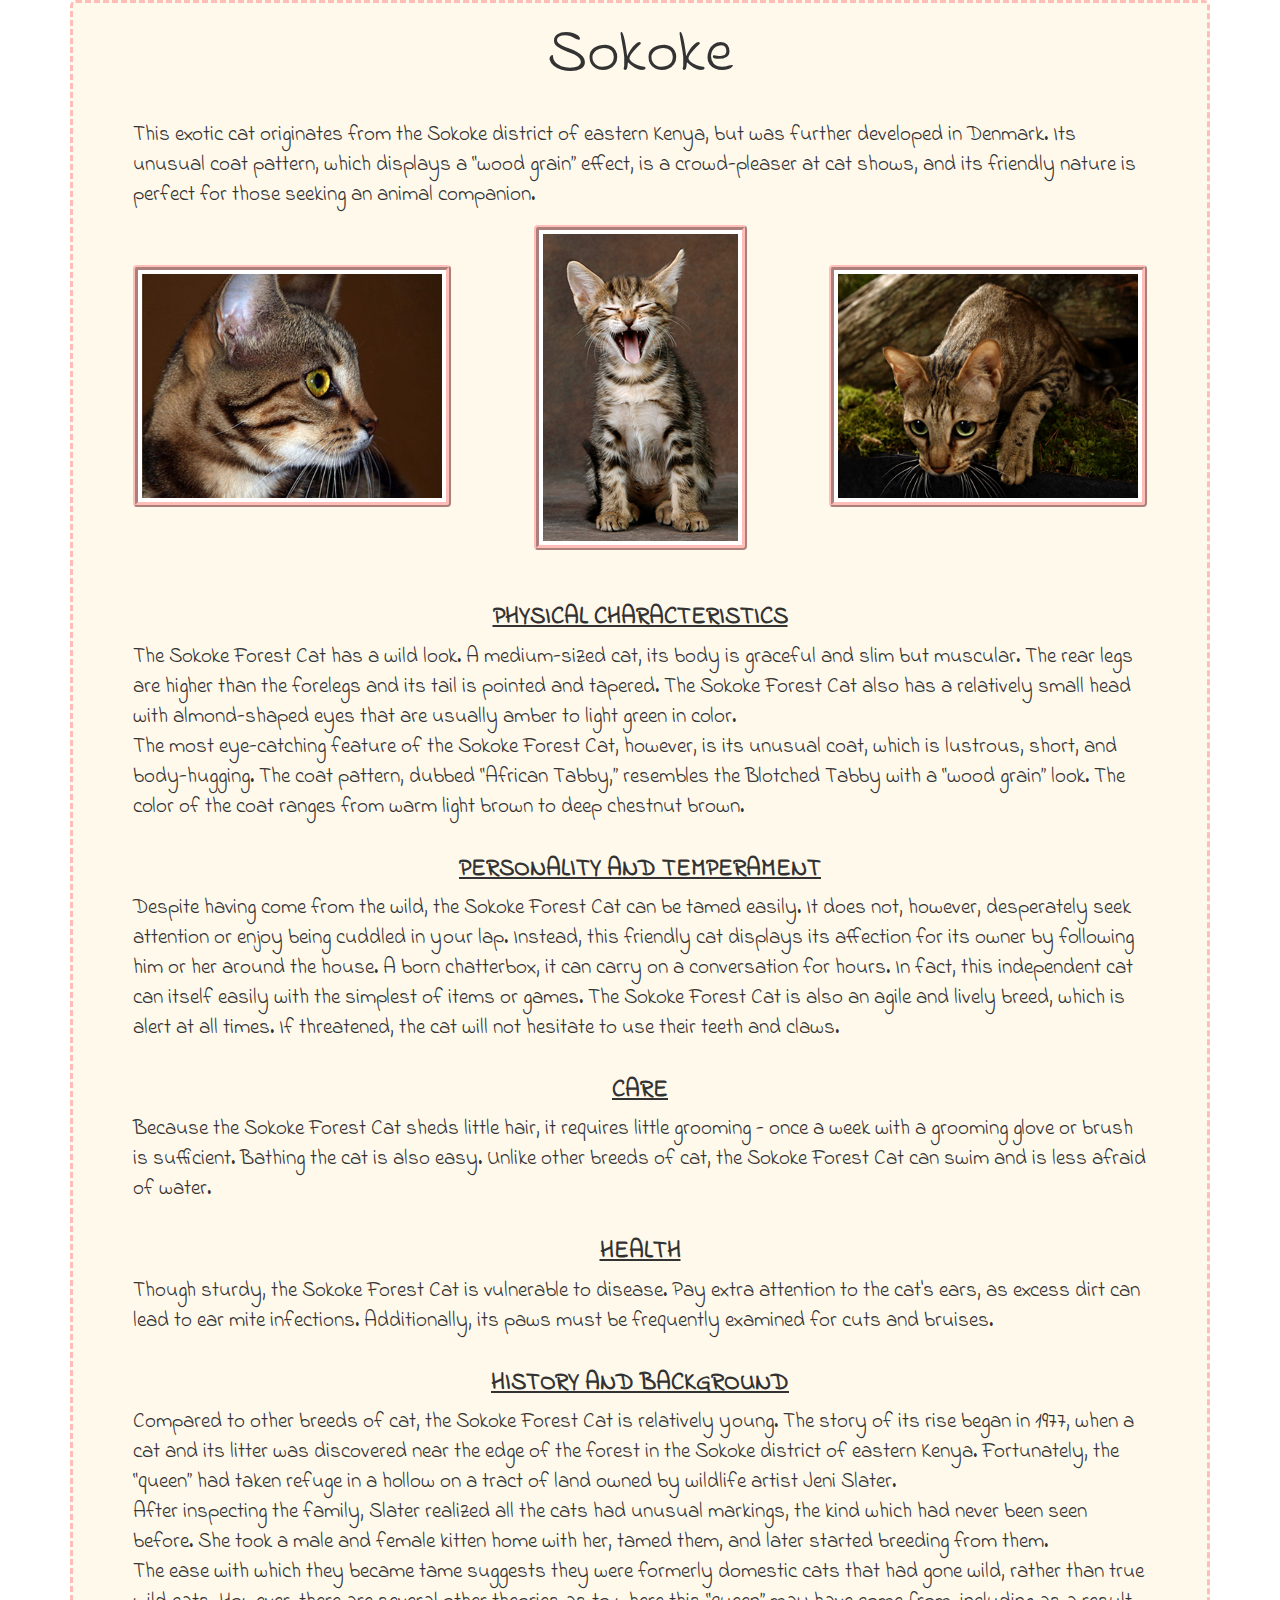
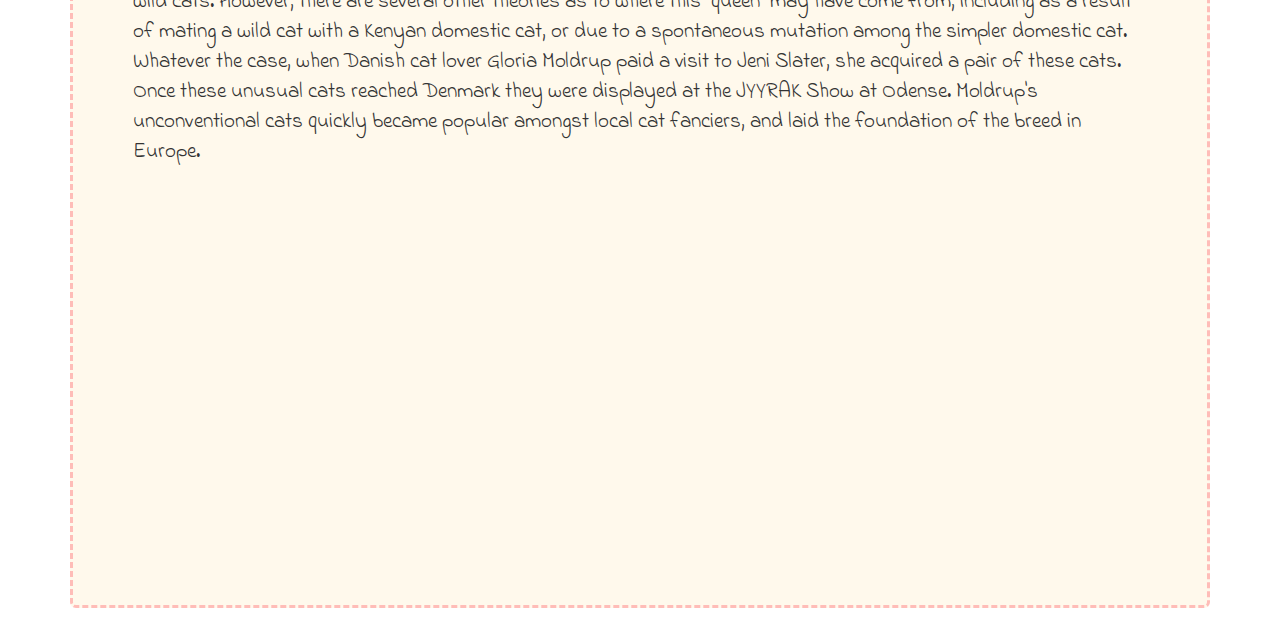
<file: Sokoke.html>
<!DOCTYPE html>
<html lang="en">
<head>
    <meta charset="UTF-8">
    <title>Sokoke</title>
    <meta http-equiv="X-UA-Compatible" content="IE=edge">
    <meta name="viewport" content="width=device-width, initial-scale=1 maximum-scale=1.0">
    <link rel="stylesheet" href="//maxcdn.bootstrapcdn.com/font-awesome/4.5.0/css/font-awesome.min.css"/>
    <link rel="stylesheet" href="https://maxcdn.bootstrapcdn.com/bootstrap/3.3.6/css/bootstrap.min.css"/>
    <link href='https://fonts.googleapis.com/css?family=Indie+Flower' rel='stylesheet' type='text/css'>
    <link type="text/css" rel="stylesheet" href="css/cats_descriprtion.css"/>

</head>

<body>
    <section class="container">
        <section class="jumbotron">
            <div class="row">
                <figure class="col-lg-12 col-sm-12">
                    <h1>Sokoke</h1> <br>
                    <p class="text">This exotic cat originates from the Sokoke district of eastern Kenya, but was further developed in Denmark. Its unusual coat pattern, which displays a “wood grain” effect, is a crowd-pleaser at cat shows, and its friendly nature is perfect for those seeking an animal companion.</p>
                </figure>
            </div>

            <div class="row">
                <div class="col-lg-4 col-md-4 col-sm-4">
                    <figure class="gallery-item">
                        <img class="thumbnail img-responsive center-block move" src="images/Sokoke_1.jpg" alt="Sokoke"/>
                    </figure>
                </div>
                <div class="col-lg-4 col-md-4 col-sm-4">
                    <figure class="gallery-item">
                        <img class="thumbnail img-responsive center-block" src="images/Sokoke_2.jpg" alt="Sokoke" />
                    </figure>
                </div>
                <div class="col-lg-4 col-md-4 col-sm-4">
                    <figure class="gallery-item">
                        <img class="thumbnail img-responsive center-block move" src="images/Sokoke_3.jpg" alt="Sokoke" />
                    </figure>
                </div>
            </div>

            <div class="row">
                <figure class="col-lg-12 col-sm-12">
                    <h3><b>PHYSICAL CHARACTERISTICS</b></h3>
                    <p class="text">The Sokoke Forest Cat has a wild look. A medium-sized cat, its body is graceful and slim but muscular. The rear legs are higher than the forelegs and its tail is pointed and tapered. The Sokoke Forest Cat also has a relatively small head with almond-shaped eyes that are usually amber to light green in color.
                        <br>The most eye-catching feature of the Sokoke Forest Cat, however, is its unusual coat, which is lustrous, short, and body-hugging. The coat pattern, dubbed “African Tabby,” resembles the Blotched Tabby with a “wood grain” look. The color of the coat ranges from warm light brown to deep chestnut brown.</p>
                    <h3><b>PERSONALITY AND TEMPERAMENT</b></h3>
                    <p class="text">Despite having come from the wild, the Sokoke Forest Cat can be tamed easily. It does not, however, desperately seek attention or enjoy being cuddled in your lap. Instead, this friendly cat displays its affection for its owner by following him or her around the house.
                        A born chatterbox, it can carry on a conversation for hours. In fact, this independent cat can itself easily with the simplest of items or games. The Sokoke Forest Cat is also an agile and lively breed, which is alert at all times. If threatened, the cat will not hesitate to use their teeth and claws.</p>
                    <h3><b>CARE</b></h3>
                    <p class="text">Because the Sokoke Forest Cat sheds little hair, it requires little grooming - once a week with a grooming glove or brush is sufficient. Bathing the cat is also easy. Unlike other breeds of cat, the Sokoke Forest Cat can swim and is less afraid of water.</p>
                    <h3><b>HEALTH</b></h3>
                    <p class="text">Though sturdy, the Sokoke Forest Cat is vulnerable to disease. Pay extra attention to the cat's ears, as excess dirt can lead to ear mite infections. Additionally, its paws must be frequently examined for cuts and bruises.</p>
                    <h3><b>HISTORY AND BACKGROUND</b></h3>
                    <p class="text">Compared to other breeds of cat, the Sokoke Forest Cat is relatively young. The story of its rise began in 1977, when a cat and its litter was discovered near the edge of the forest in the Sokoke district of eastern Kenya. Fortunately, the “queen” had taken refuge in a hollow on a tract of land owned by wildlife artist Jeni Slater.
                        <br>After inspecting the family, Slater realized all the cats had unusual markings, the kind which had never been seen before. She took a male and female kitten home with her, tamed them, and later started breeding from them.
                        <br>The ease with which they became tame suggests they were formerly domestic cats that had gone wild, rather than true wild cats. However, there are several other theories as to where this “queen” may have come from, including as a result of mating a wild cat with a Kenyan domestic cat, or due to a spontaneous mutation among the simpler domestic cat.
                        <br>Whatever the case, when Danish cat lover Gloria Moldrup paid a visit to Jeni Slater, she acquired a pair of these cats. Once these unusual cats reached Denmark they were displayed at the JYYRAK Show at Odense. Moldrup's unconventional cats quickly became popular amongst local cat fanciers, and laid the foundation of the breed in Europe.</p>
                </figure>
            </div>

            <div class="row">
                <figure class="col-lg-8 col-lg-push-2 col-md-8 col-md-push-2 col-sm-8 col-sm-push-2 col-xs-10 col-xs-push-1">
                    <div class="embed-responsive embed-responsive-16by9">
                        <iframe class="embed-responsive-item" width="100%" height="100%" src="https://www.youtube.com/embed/nZUPY3Za3HY" frameborder="0" allowfullscreen></iframe>
                    </div>
                </figure>
            </div>
        </section>
    </section>
</body>
</html>
</file>
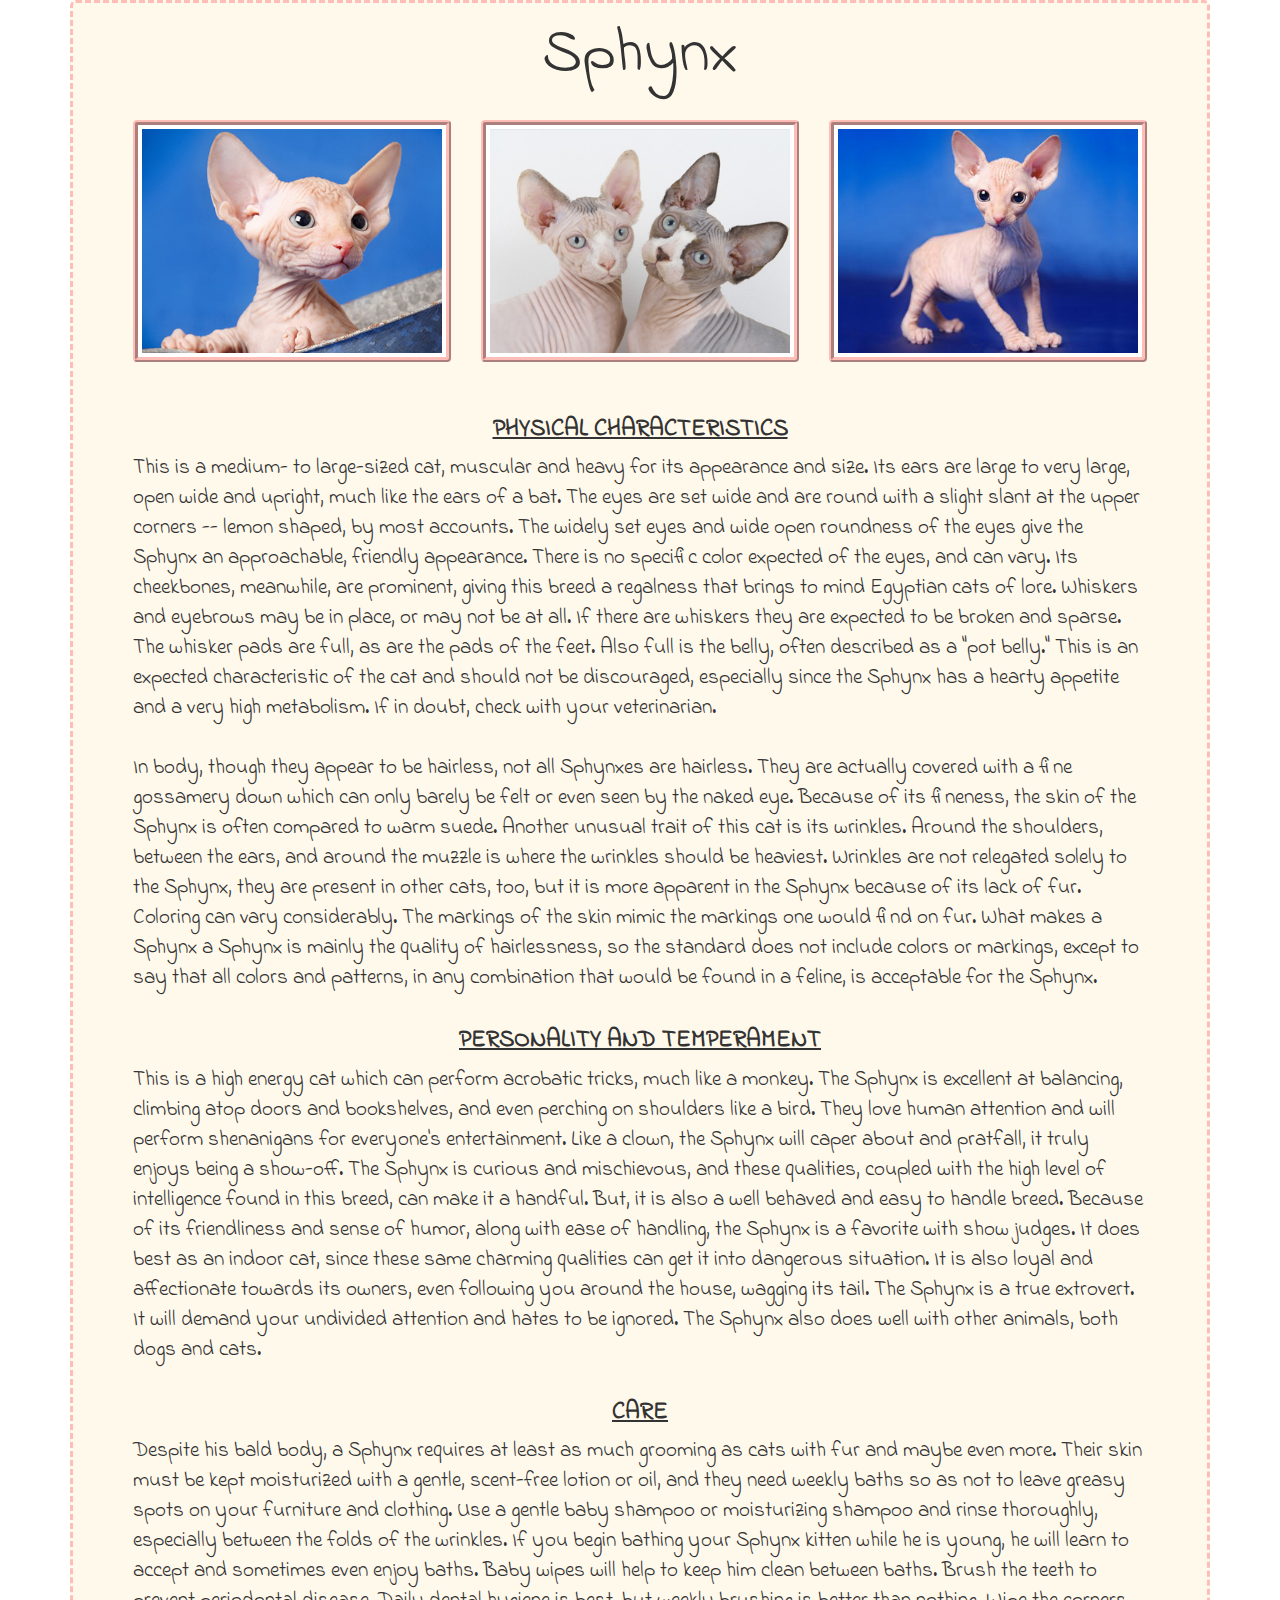
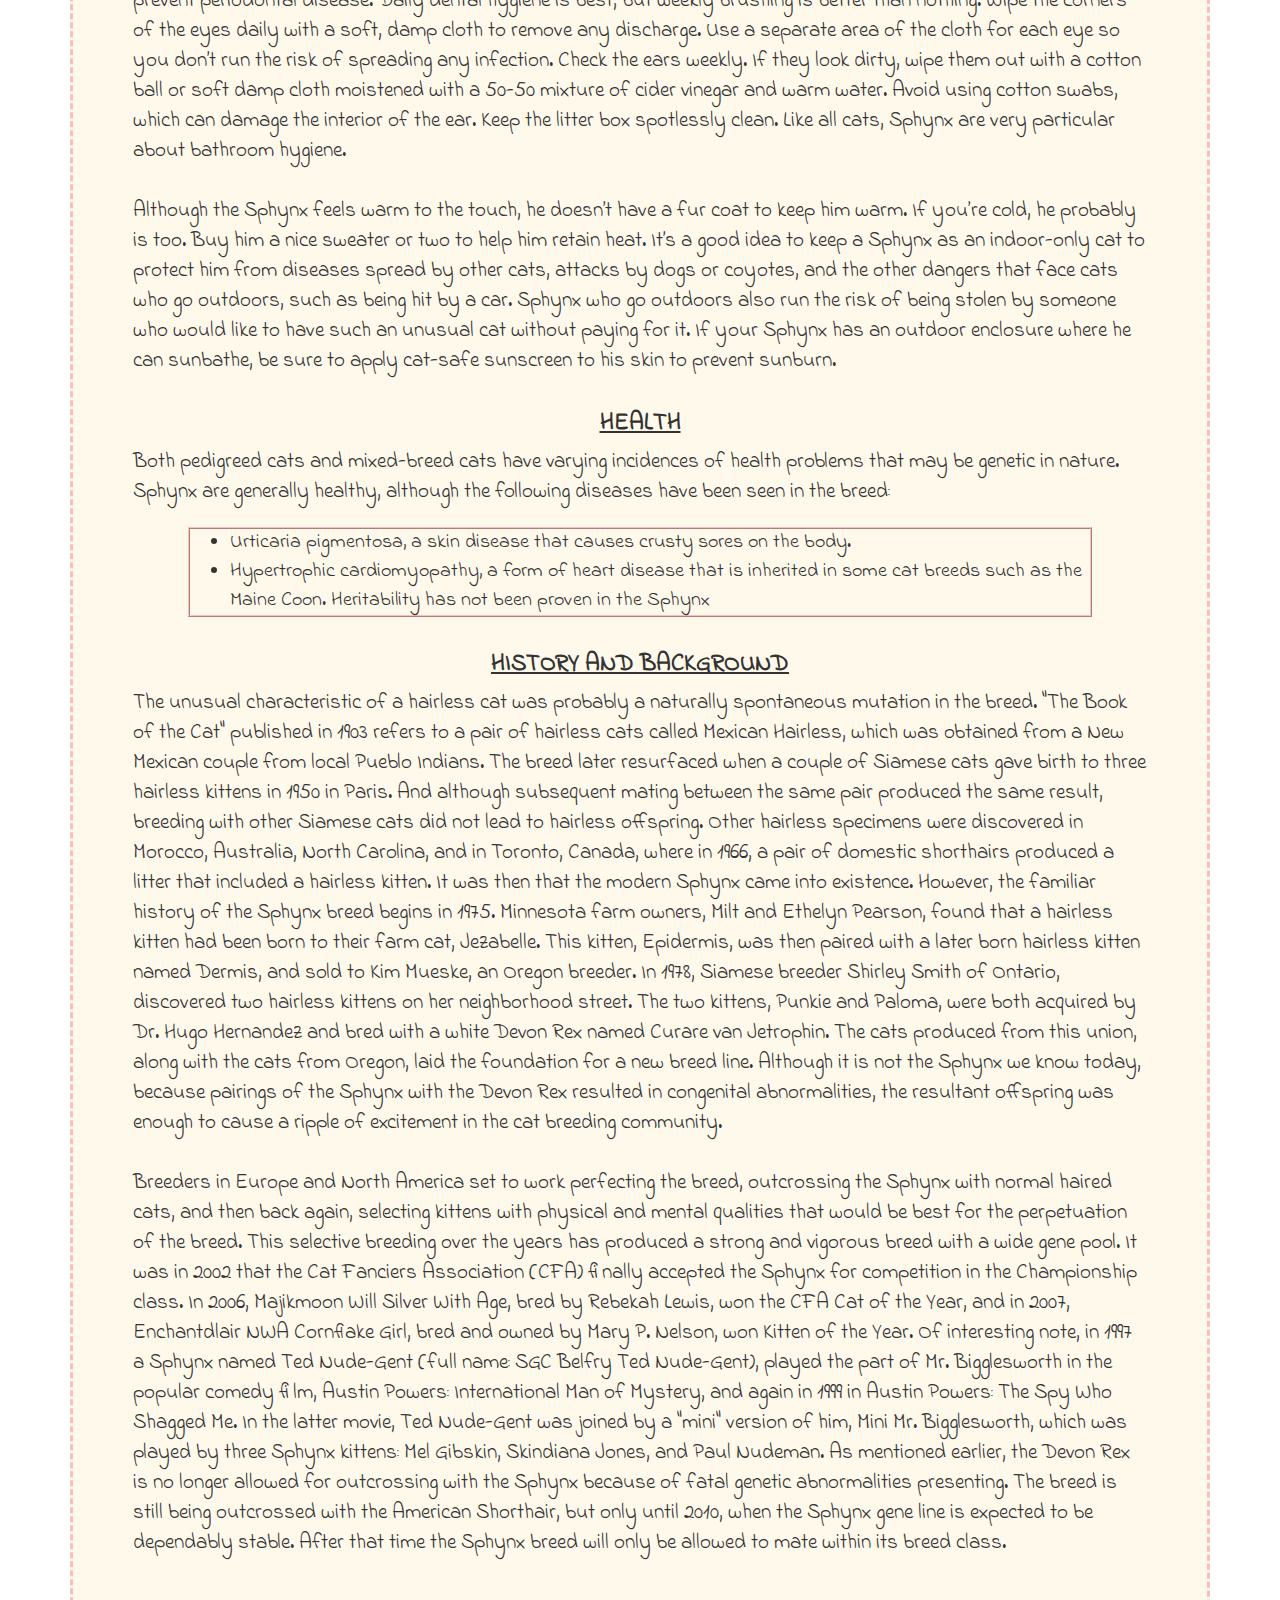
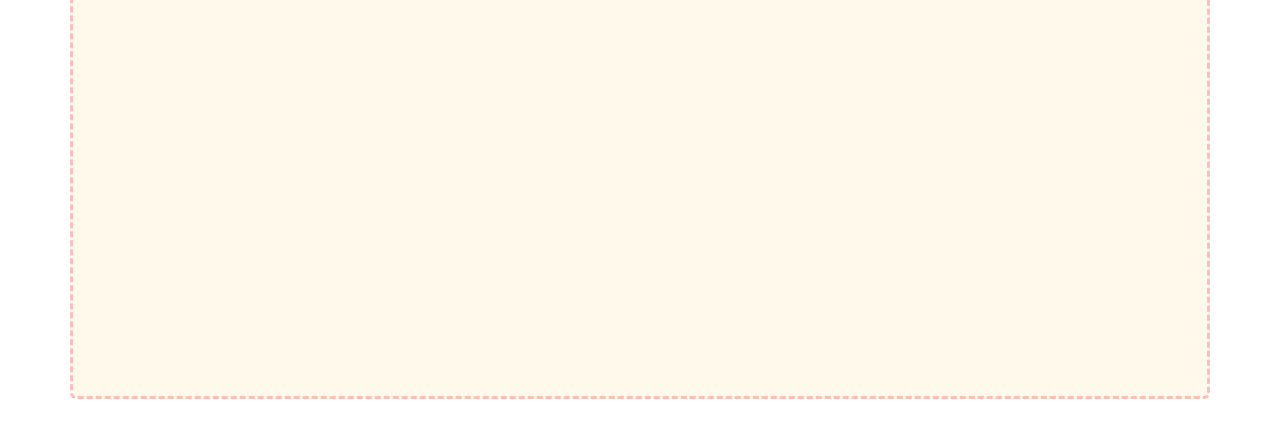
<file: Sphynx.html>
<!DOCTYPE html>
<html lang="en">
<head>
    <meta charset="UTF-8">
    <title>Sphynx</title>
    <meta http-equiv="X-UA-Compatible" content="IE=edge">
    <meta name="viewport" content="width=device-width, initial-scale=1 maximum-scale=1.0">
    <link rel="stylesheet" href="//maxcdn.bootstrapcdn.com/font-awesome/4.5.0/css/font-awesome.min.css"/>
    <link rel="stylesheet" href="https://maxcdn.bootstrapcdn.com/bootstrap/3.3.6/css/bootstrap.min.css"/>
    <link href='https://fonts.googleapis.com/css?family=Indie+Flower' rel='stylesheet' type='text/css'>
    <link type="text/css" rel="stylesheet" href="css/cats_descriprtion.css"/>
</head>

<body>
    <section class="container">
        <section class="jumbotron">
            <div class="row">
                <figure class="col-lg-12 col-sm-12">
                    <h1>Sphynx</h1> <br>
                </figure>
            </div>

            <div class="row">
                <div class="col-lg-4 col-md-4 col-sm-4">
                    <figure class="gallery-item">
                        <img class="thumbnail img-responsive center-block" src="images/Sphynx_1.jpg" alt="Sphynx"/>
                    </figure>
                </div>
                <div class="col-lg-4 col-md-4 col-sm-4">
                    <figure class="gallery-item">
                        <img class="thumbnail img-responsive center-block" src="images/Sphynx_2.jpg" alt="Sphynx" />
                    </figure>
                </div>
                <div class="col-lg-4 col-md-4 col-sm-4">
                    <figure class="gallery-item">
                        <img class="thumbnail img-responsive center-block" src="images/Sphynx_3.jpg" alt="Sphynx" />
                    </figure>
                </div>
            </div>

            <div class="row">
                <figure class="col-lg-12 col-sm-12">
                    <h3><b>PHYSICAL CHARACTERISTICS</b></h3>
                    <p class="text">This is a medium- to large-sized cat, muscular and heavy for its appearance and size. Its ears are large to very large, open wide and upright, much like the ears of a bat. The eyes are set wide and are round with a slight slant at the upper corners -- lemon shaped, by most accounts. The widely set eyes and wide open roundness of the eyes give the Sphynx an approachable, friendly appearance. There is no specific color expected of the eyes, and can vary. Its cheekbones, meanwhile, are prominent, giving this breed a regalness that brings to mind Egyptian cats of lore.
                        Whiskers and eyebrows may be in place, or may not be at all. If there are whiskers they are expected to be broken and sparse. The whisker pads are full, as are the pads of the feet. Also full is the belly, often described as a "pot belly." This is an expected characteristic of the cat and should not be discouraged, especially since the Sphynx has a hearty appetite and a very high metabolism. If in doubt, check with your veterinarian.
                        <br><br>In body, though they appear to be hairless, not all Sphynxes are hairless. They are actually covered with a fine gossamery down which can only barely be felt or even seen by the naked eye. Because of its fineness, the skin of the Sphynx is often compared to warm suede. Another unusual trait of this cat is its wrinkles. Around the shoulders, between the ears, and around the muzzle is where the wrinkles should be heaviest.
                        Wrinkles are not relegated solely to the Sphynx, they are present in other cats, too, but it is more apparent in the Sphynx because of its lack of fur. Coloring can vary considerably. The markings of the skin mimic the markings one would find on fur. What makes a Sphynx a Sphynx is mainly the quality of hairlessness, so the standard does not include colors or markings, except to say that all colors and patterns, in any combination that would be found in a feline, is acceptable for the Sphynx.</p>
                    <h3><b>PERSONALITY AND TEMPERAMENT</b></h3>
                    <p class="text">This is a high energy cat which can perform acrobatic tricks, much like a monkey. The Sphynx is excellent at balancing, climbing atop doors and bookshelves, and even perching on shoulders like a bird. They love human attention and will perform shenanigans for everyone's entertainment.
                        Like a clown, the Sphynx will caper about and pratfall, it truly enjoys being a show-off. The Sphynx is curious and mischievous, and these qualities, coupled with the high level of intelligence found in this breed, can make it a handful. But, it is also a well behaved and easy to handle breed.
                        Because of its friendliness and sense of humor, along with ease of handling, the Sphynx is a favorite with show judges. It does best as an indoor cat, since these same charming qualities can get it into dangerous situation. It is also loyal and affectionate towards its owners, even following you around the house, wagging its tail. The Sphynx is a true extrovert. It will demand your undivided attention and hates to be ignored. The Sphynx also does well with other animals, both dogs and cats.</p>
                    <h3><b>CARE</b></h3>
                    <p class="text">Despite his bald body, a Sphynx requires at least as much grooming as cats with fur and maybe even more. Their skin must be kept moisturized with a gentle, scent-free lotion or oil, and they need weekly baths so as not to leave greasy spots on your furniture and clothing. Use a gentle baby shampoo or moisturizing shampoo and rinse thoroughly, especially between the folds of the wrinkles. If you begin bathing your Sphynx kitten while he is young, he will learn to accept and sometimes even enjoy baths. Baby wipes will help to keep him clean between baths.
                        Brush the teeth to prevent periodontal disease. Daily dental hygiene is best, but weekly brushing is better than nothing. Wipe the corners of the eyes daily with a soft, damp cloth to remove any discharge. Use a separate area of the cloth for each eye so you don’t run the risk of spreading any infection. Check the ears weekly. If they look dirty, wipe them out with a cotton ball or soft damp cloth moistened with a 50-50 mixture of cider vinegar and warm water. Avoid using cotton swabs, which can damage the interior of the ear.
                        Keep the litter box spotlessly clean. Like all cats, Sphynx are very particular about bathroom hygiene.
                        <br><br>Although the Sphynx feels warm to the touch, he doesn’t have a fur coat to keep him warm. If you’re cold, he probably is too. Buy him a nice sweater or two to help him retain heat.
                        It’s a good idea to keep a Sphynx as an indoor-only cat to protect him from diseases spread by other cats, attacks by dogs or coyotes, and the other dangers that face cats who go outdoors, such as being hit by a car. Sphynx who go outdoors also run the risk of being stolen by someone who would like to have such an unusual cat without paying for it. If your Sphynx has an outdoor enclosure where he can sunbathe, be sure to apply cat-safe sunscreen to his skin to prevent sunburn.</p>
                    <h3><b>HEALTH</b></h3>
                    <p class="text">Both pedigreed cats and mixed-breed cats have varying incidences of health problems that may be genetic in nature. Sphynx are generally healthy, although the following diseases have been seen in the breed:</p>
                    <ul>
                        <li>Urticaria pigmentosa, a skin disease that causes crusty sores on the body.</li>
                        <li>Hypertrophic cardiomyopathy, a form of heart disease that is inherited in some cat breeds such as the Maine Coon. Heritability has not been proven in the Sphynx</li>
                    </ul>
                    <h3><b>HISTORY AND BACKGROUND</b></h3>
                    <p class="text">The unusual characteristic of a hairless cat was probably a naturally spontaneous mutation in the breed. "The Book of the Cat" published in 1903 refers to a pair of hairless cats called Mexican Hairless, which was obtained from a New Mexican couple from local Pueblo Indians. The breed later resurfaced when a couple of Siamese cats gave birth to three hairless kittens in 1950 in Paris. And although subsequent mating between the same pair produced the same result, breeding with other Siamese cats did not lead to hairless offspring.
                        Other hairless specimens were discovered in Morocco, Australia, North Carolina, and in Toronto, Canada, where in 1966, a pair of domestic shorthairs produced a litter that included a hairless kitten. It was then that the modern Sphynx came into existence.
                        However, the familiar history of the Sphynx breed begins in 1975. Minnesota farm owners, Milt and Ethelyn Pearson, found that a hairless kitten had been born to their farm cat, Jezabelle. This kitten, Epidermis, was then paired with a later born hairless kitten named Dermis, and sold to Kim Mueske, an Oregon breeder.
                        In 1978, Siamese breeder Shirley Smith of Ontario, discovered two hairless kittens on her neighborhood street. The two kittens, Punkie and Paloma, were both acquired by Dr. Hugo Hernandez and bred with a white Devon Rex named Curare van Jetrophin. The cats produced from this union, along with the cats from Oregon, laid the foundation for a new breed line. Although it is not the Sphynx we know today, because pairings of the Sphynx with the Devon Rex resulted in congenital abnormalities, the resultant offspring was enough to cause a ripple of excitement in the cat breeding community.
                        <br><br>Breeders in Europe and North America set to work perfecting the breed, outcrossing the Sphynx with normal haired cats, and then back again, selecting kittens with physical and mental qualities that would be best for the perpetuation of the breed. This selective breeding over the years has produced a strong and vigorous breed with a wide gene pool.
                        It was in 2002 that the Cat Fanciers Association (CFA) finally accepted the Sphynx for competition in the Championship class. In 2006, Majikmoon Will Silver With Age, bred by Rebekah Lewis, won the CFA Cat of the Year, and in 2007, Enchantdlair NWA Cornflake Girl, bred and owned by Mary P. Nelson, won Kitten of the Year.
                        Of interesting note, in 1997 a Sphynx named Ted Nude-Gent (full name: SGC Belfry Ted Nude-Gent), played the part of Mr. Bigglesworth in the popular comedy film, Austin Powers: International Man of Mystery, and again in 1999 in Austin Powers: The Spy Who Shagged Me. In the latter movie, Ted Nude-Gent was joined by a "mini" version of him, Mini Mr. Bigglesworth, which was played by three Sphynx kittens: Mel Gibskin, Skindiana Jones, and Paul Nudeman.
                        As mentioned earlier, the Devon Rex is no longer allowed for outcrossing with the Sphynx because of fatal genetic abnormalities presenting. The breed is still being outcrossed with the American Shorthair, but only until 2010, when the Sphynx gene line is expected to be dependably stable. After that time the Sphynx breed will only be allowed to mate within its breed class.</p>
                    </figure>
                </div>

                <div class="row">
                    <figure class="col-lg-8 col-lg-push-2 col-md-8 col-md-push-2 col-sm-8 col-sm-push-2 col-xs-10 col-xs-push-1">
                        <div class="embed-responsive embed-responsive-16by9">
                            <iframe class="embed-responsive-item" width="100%" height="100%" src="https://www.youtube.com/embed/eVLYS3Jqk4E" frameborder="0" allowfullscreen></iframe>
                        </div>
                    </figure>
                </div>
        </section>
    </section>
</body>
</html>
</file>
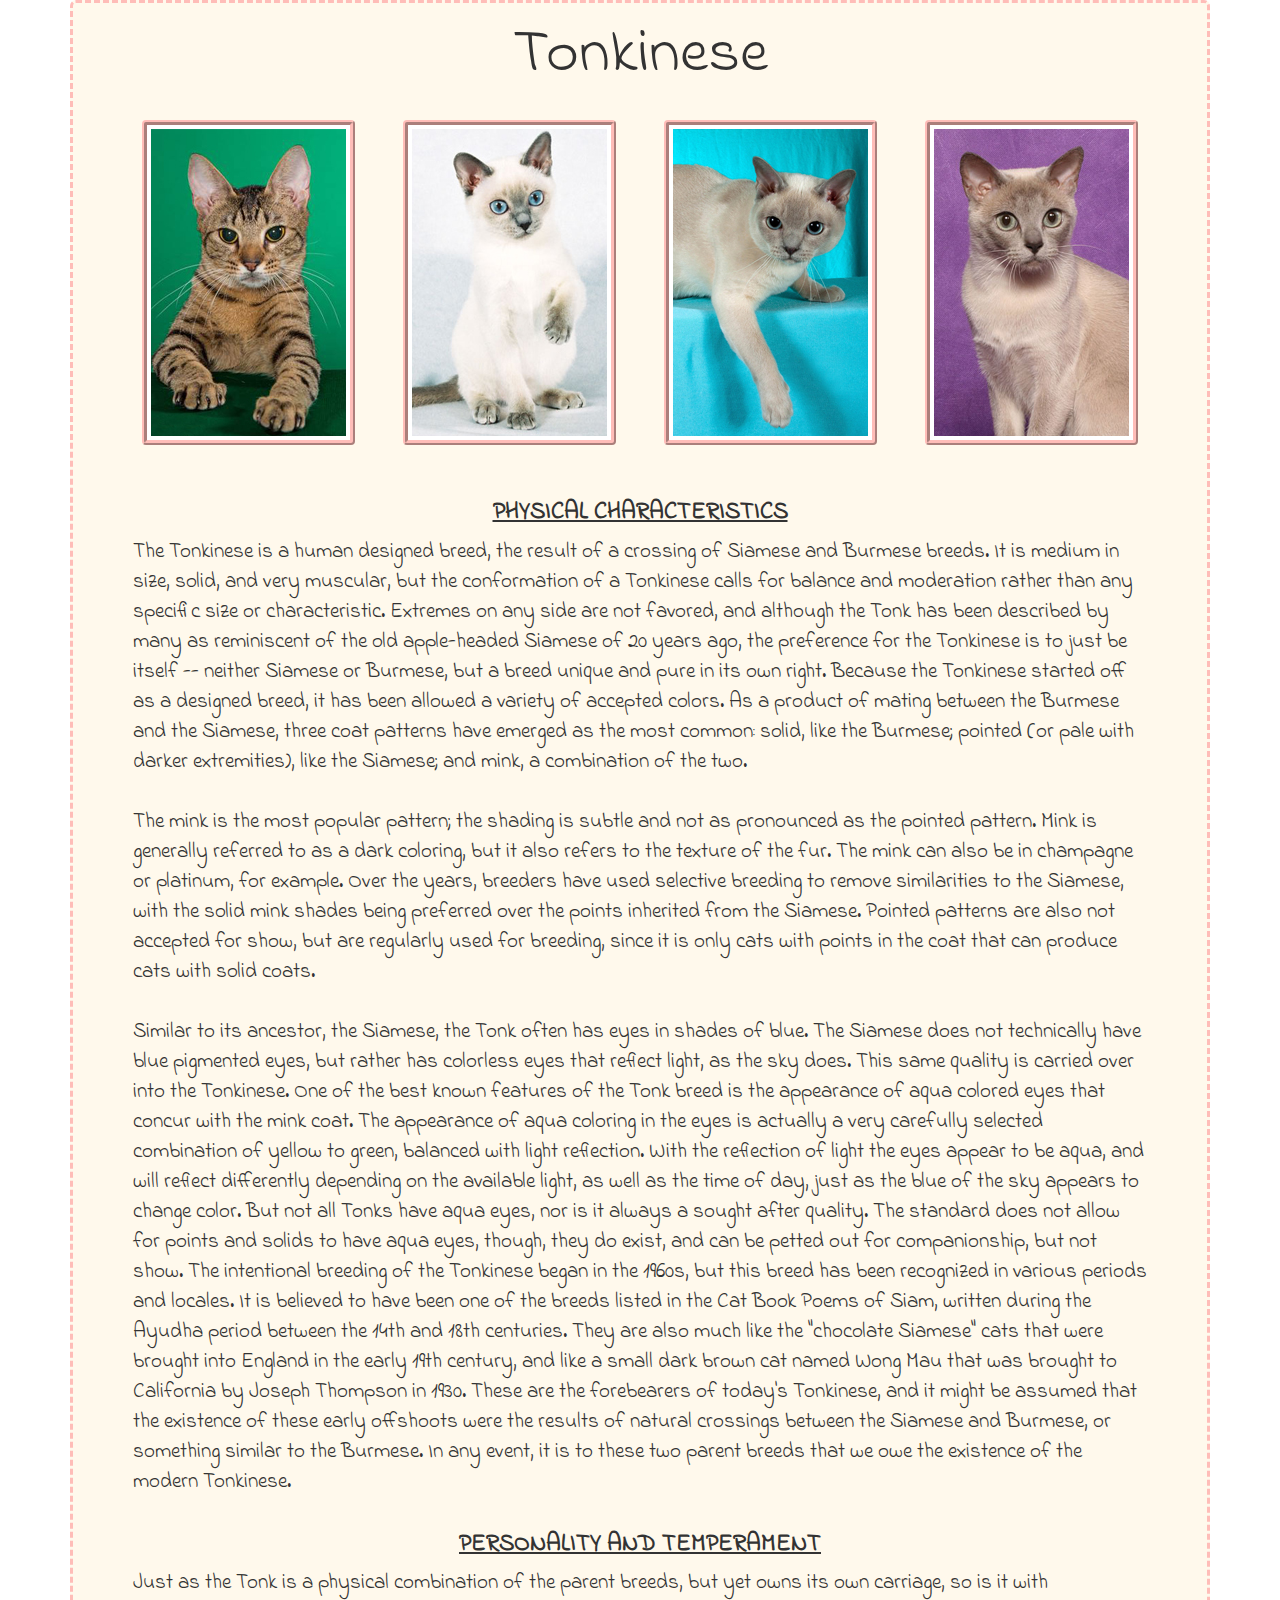
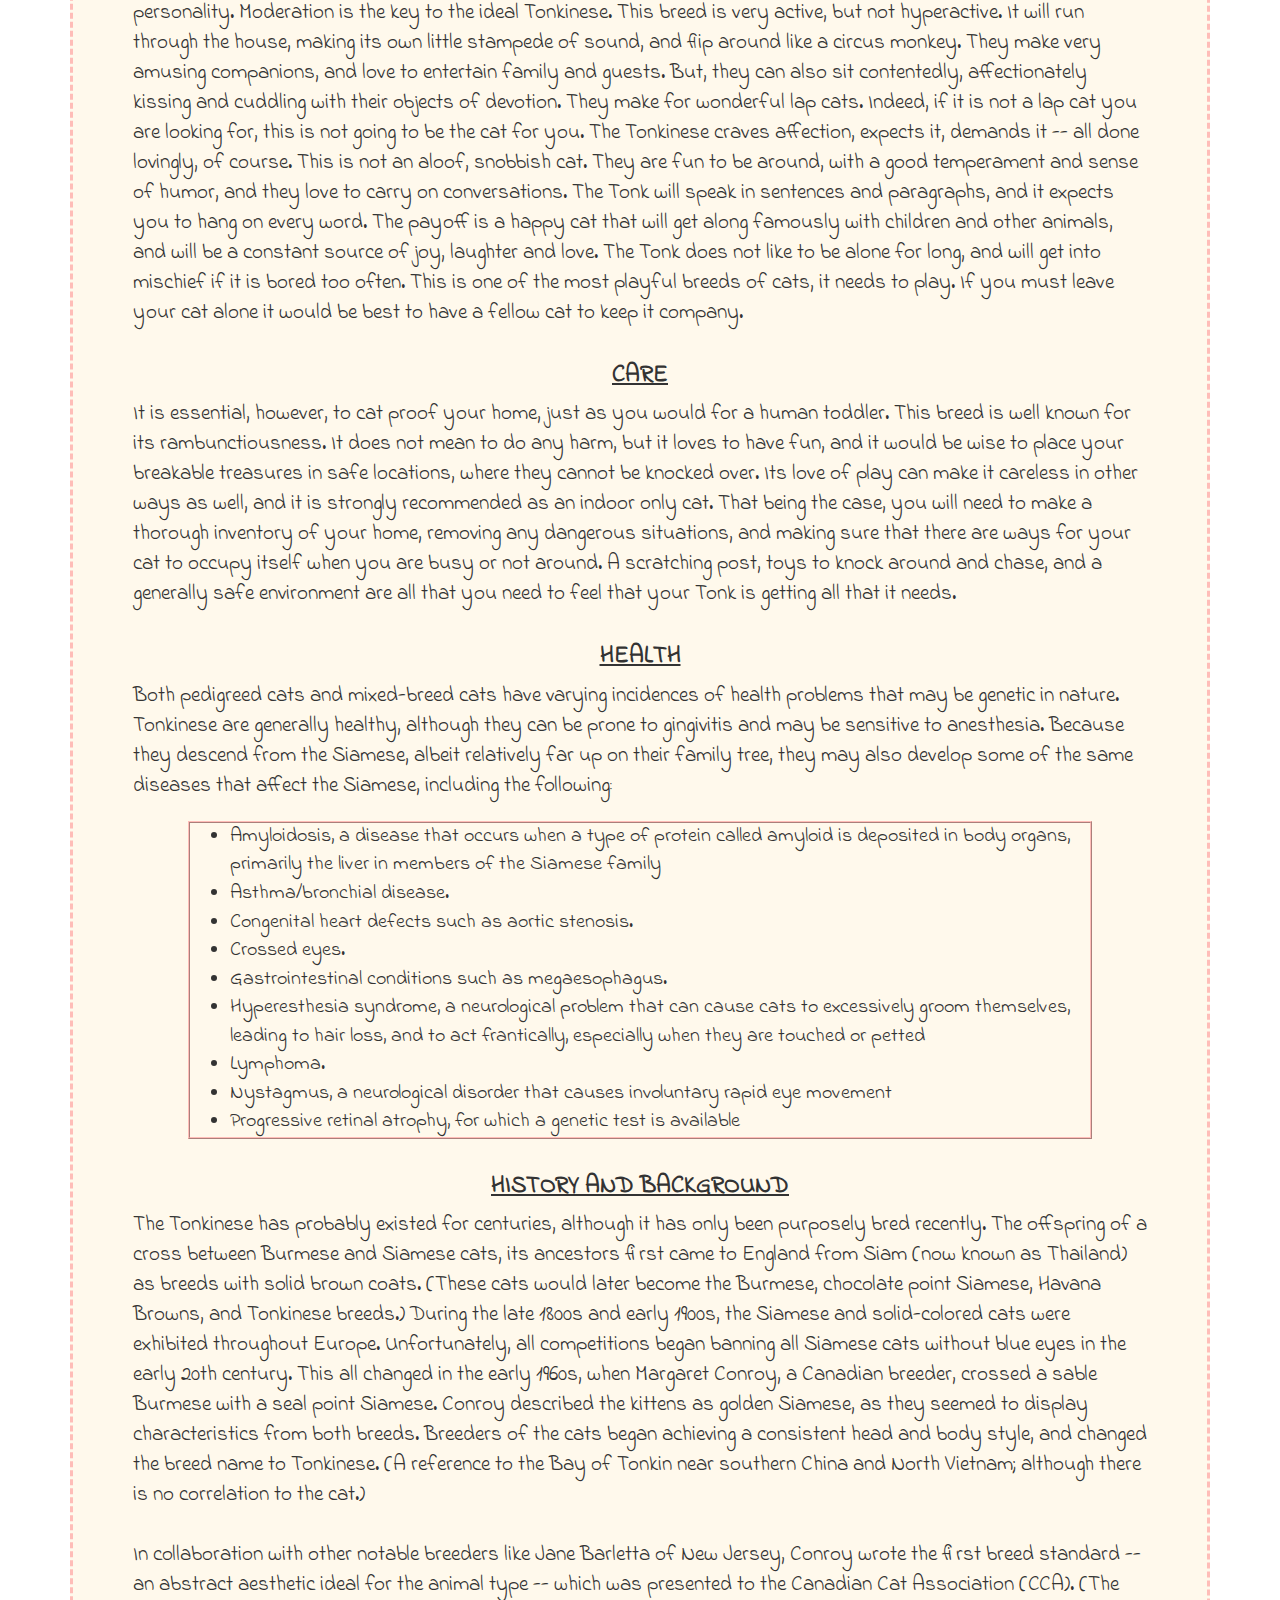
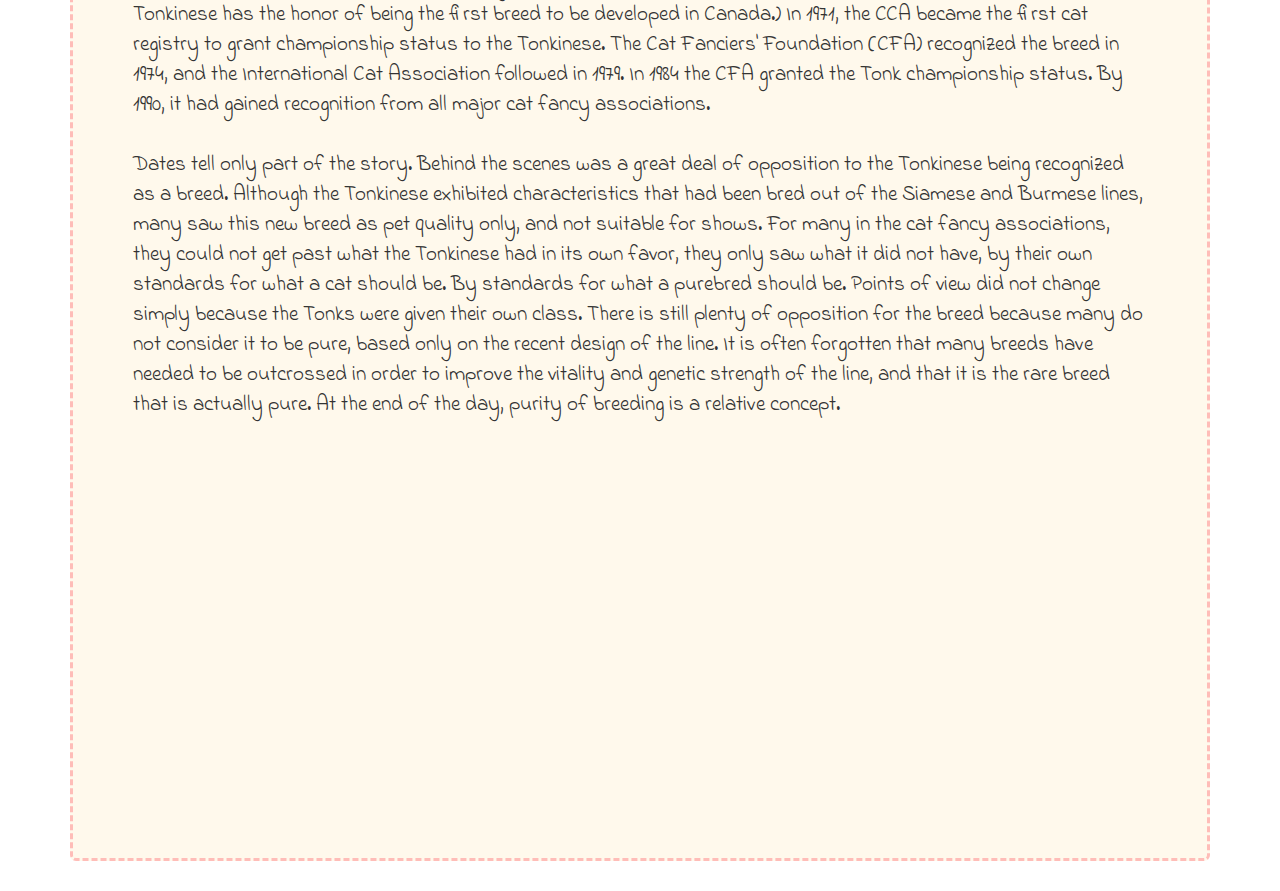
<file: Tonkinese.html>
<!DOCTYPE html>
<html lang="en">
<head>
    <meta charset="UTF-8">
    <title>Tonkinese</title>
    <meta http-equiv="X-UA-Compatible" content="IE=edge">
    <meta name="viewport" content="width=device-width, initial-scale=1 maximum-scale=1.0">
    <link rel="stylesheet" href="//maxcdn.bootstrapcdn.com/font-awesome/4.5.0/css/font-awesome.min.css"/>
    <link rel="stylesheet" href="https://maxcdn.bootstrapcdn.com/bootstrap/3.3.6/css/bootstrap.min.css"/>
    <link href='https://fonts.googleapis.com/css?family=Indie+Flower' rel='stylesheet' type='text/css'>
    <link type="text/css" rel="stylesheet" href="css/cats_descriprtion.css"/>
</head>

<body>
    <section class="container">
        <section class="jumbotron">
            <div class="row">
                <figure class="col-lg-12 col-sm-12">
                    <h1>Tonkinese</h1> <br>
                </figure>
            </div>

            <div class="row">
                <div class="col-lg-3 col-md-3 col-sm-6 col-xs-6">
                    <figure class="gallery-item">
                        <img class="thumbnail img-responsive center-block" src="images/Tonkinese_1.jpg" alt="Tonkinese"/>
                    </figure>
                </div>
                <div class="col-lg-3 col-md-3 col-sm-6 col-xs-6">
                    <figure class="gallery-item">
                        <img class="thumbnail img-responsive center-block" src="images/Tonkinese_2.jpg" alt="Tonkinese" />
                    </figure>
                </div>
                <div class="col-lg-3 col-md-3 col-sm-6 col-xs-6">
                    <figure class="gallery-item">
                        <img class="thumbnail img-responsive center-block" src="images/Tonkinese_3.jpg" alt="Tonkinese" />
                    </figure>
                </div>
                <div class="col-lg-3 col-md-3 col-sm-6 col-xs-6">
                    <figure class="gallery-item">
                        <img class="thumbnail img-responsive center-block" src="images/Tonkinese_4.jpg" alt="Tonkinese" />
                    </figure>
                </div>
            </div>

            <div class="row">
                <figure class="ol-lg-12 col-sm-12">
                    <h3><b>PHYSICAL CHARACTERISTICS</b></h3>
                    <p class="text">The Tonkinese is a human designed breed, the result of a crossing of Siamese and Burmese breeds. It is medium in size, solid, and very muscular, but the conformation of a Tonkinese calls for balance and moderation rather than any specific size or characteristic.
                        Extremes on any side are not favored, and although the Tonk has been described by many as reminiscent of the old apple-headed Siamese of 20 years ago, the preference for the Tonkinese is to just be itself -- neither Siamese or Burmese, but a breed unique and pure in its own right.
                        Because the Tonkinese started off as a designed breed, it has been allowed a variety of accepted colors. As a product of mating between the Burmese and the Siamese, three coat patterns have emerged as the most common: solid, like the Burmese; pointed (or pale with darker extremities), like the Siamese; and mink, a combination of the two.
                       <br><br> The mink is the most popular pattern; the shading is subtle and not as pronounced as the pointed pattern. Mink is generally referred to as a dark coloring, but it also refers to the texture of the fur. The mink can also be in champagne or platinum, for example.
                        Over the years, breeders have used selective breeding to remove similarities to the Siamese, with the solid mink shades being preferred over the points inherited from the Siamese. Pointed patterns are also not accepted for show, but are regularly used for breeding, since it is only cats with points in the coat that can produce cats with solid coats.
                        <br><br>Similar to its ancestor, the Siamese, the Tonk often has eyes in shades of blue. The Siamese does not technically have blue pigmented eyes, but rather has colorless eyes that reflect light, as the sky does. This same quality is carried over into the Tonkinese. One of the best known features of the Tonk breed is the appearance of aqua colored eyes that concur with the mink coat. The appearance of aqua coloring in the eyes is actually a very carefully selected combination of yellow to green, balanced with light reflection. With the reflection of light the eyes appear to be aqua, and will reflect differently depending on the available light, as well as the time of day, just as the blue of the sky appears to change color.
                        But not all Tonks have aqua eyes, nor is it always a sought after quality. The standard does not allow for points and solids to have aqua eyes, though, they do exist, and can be petted out for companionship, but not show.
                        The intentional breeding of the Tonkinese began in the 1960s, but this breed has been recognized in various periods and locales. It is believed to have been one of the breeds listed in the Cat Book Poems of Siam, written during the Ayudha period between the 14th and 18th centuries. They are also much like the "chocolate Siamese" cats that were brought into England in the early 19th century, and like a small dark brown cat named Wong Mau that was brought to California by Joseph Thompson in 1930. These are the forebearers of today's Tonkinese, and it might be assumed that the existence of these early offshoots were the results of natural crossings between the Siamese and Burmese, or something similar to the Burmese. In any event, it is to these two parent breeds that we owe the existence of the modern Tonkinese.</p>
                    <h3><b>PERSONALITY AND TEMPERAMENT</b></h3>
                    <p class="text">Just as the Tonk is a physical combination of the parent breeds, but yet owns its own carriage, so is it with personality. Moderation is the key to the ideal Tonkinese. This breed is very active, but not hyperactive. It will run through the house, making its own little stampede of sound, and flip around like a circus monkey. They make very amusing companions, and love to entertain family and guests. But, they can also sit contentedly, affectionately kissing and cuddling with their objects of devotion. They make for wonderful lap cats.
                        Indeed, if it is not a lap cat you are looking for, this is not going to be the cat for you. The Tonkinese craves affection, expects it, demands it -- all done lovingly, of course. This is not an aloof, snobbish cat. They are fun to be around, with a good temperament and sense of humor, and they love to carry on conversations. The Tonk will speak in sentences and paragraphs, and it expects you to hang on every word. The payoff is a happy cat that will get along famously with children and other animals, and will be a constant source of joy, laughter and love.
                        The Tonk does not like to be alone for long, and will get into mischief if it is bored too often. This is one of the most playful breeds of cats, it needs to play. If you must leave your cat alone it would be best to have a fellow cat to keep it company.</p>
                    <h3><b>CARE</b></h3>
                    <p class="text">
                        It is essential, however, to cat proof your home, just as you would for a human toddler. This breed is well known for its rambunctiousness. It does not mean to do any harm, but it loves to have fun, and it would be wise to place your breakable treasures in safe locations, where they cannot be knocked over. Its love of play can make it careless in other ways as well, and it is strongly recommended as an indoor only cat. That being the case, you will need to make a thorough inventory of your home, removing any dangerous situations, and making sure that there are ways for your cat to occupy itself when you are busy or not around. A scratching post, toys to knock around and chase, and a generally safe environment are all that you need to feel that your Tonk is getting all that it needs.</p>
                    <h3><b>HEALTH</b></h3>
                    <p class="text">Both pedigreed cats and mixed-breed cats have varying incidences of health problems that may be genetic in nature. Tonkinese are generally healthy, although they can be prone to gingivitis and may be sensitive to anesthesia. Because they descend from the Siamese, albeit relatively far up on their family tree, they may also develop some of the same diseases that affect the Siamese, including the following:</p>
                    <ul>
                        <li>Amyloidosis, a disease that occurs when a type of protein called amyloid is deposited in body organs, primarily the liver in members of the Siamese family</li>
                        <li>Asthma/bronchial disease.</li>
                        <li>Congenital heart defects such as aortic stenosis.</li>
                        <li>Crossed eyes.</li>
                        <li>Gastrointestinal conditions such as megaesophagus.</li>
                        <li>Hyperesthesia syndrome, a neurological problem that can cause cats to excessively groom themselves, leading to hair loss, and to act frantically, especially when they are touched or petted</li>
                        <li>Lymphoma.</li>
                        <li>Nystagmus, a neurological disorder that causes involuntary rapid eye movement</li>
                        <li>Progressive retinal atrophy, for which a genetic test is available</li>
                    </ul>
                    <h3><b>HISTORY AND BACKGROUND</b></h3>
                    <p class="text">The Tonkinese has probably existed for centuries, although it has only been purposely bred recently. The offspring of a cross between Burmese and Siamese cats, its ancestors first came to England from Siam (now known as Thailand) as breeds with solid brown coats. (These cats would later become the Burmese, chocolate point Siamese, Havana Browns, and Tonkinese breeds.) During the late 1800s and early 1900s, the Siamese and solid-colored cats were exhibited throughout Europe. Unfortunately, all competitions began banning all Siamese cats without blue eyes in the early 20th century.
                        This all changed in the early 1960s, when Margaret Conroy, a Canadian breeder, crossed a sable Burmese with a seal point Siamese. Conroy described the kittens as golden Siamese, as they seemed to display characteristics from both breeds. Breeders of the cats began achieving a consistent head and body style, and changed the breed name to Tonkinese. (A reference to the Bay of Tonkin near southern China and North Vietnam; although there is no correlation to the cat.)
                        <br><br>In collaboration with other notable breeders like Jane Barletta of New Jersey, Conroy wrote the first breed standard -- an abstract aesthetic ideal for the animal type -- which was presented to the Canadian Cat Association (CCA). (The Tonkinese has the honor of being the first breed to be developed in Canada.)
                        In 1971, the CCA became the first cat registry to grant championship status to the Tonkinese. The Cat Fanciers' Foundation (CFA) recognized the breed in 1974, and the International Cat Association followed in 1979. In 1984 the CFA granted the Tonk championship status. By 1990, it had gained recognition from all major cat fancy associations.
                        <br><br> Dates tell only part of the story. Behind the scenes was a great deal of opposition to the Tonkinese being recognized as a breed. Although the Tonkinese exhibited characteristics that had been bred out of the Siamese and Burmese lines, many saw this new breed as pet quality only, and not suitable for shows. For many in the cat fancy associations, they could not get past what the Tonkinese had in its own favor, they only saw what it did not have, by their own standards for what a cat should be. By standards for what a purebred should be. Points of view did not change simply because the Tonks were given their own class.
                        There is still plenty of opposition for the breed because many do not consider it to be pure, based only on the recent design of the line. It is often forgotten that many breeds have needed to be outcrossed in order to improve the vitality and genetic strength of the line, and that it is the rare breed that is actually pure. At the end of the day, purity of breeding is a relative concept.</p>
                </figure>
            </div>

            <div class="row">
                <figure class="col-lg-8 col-lg-push-2 col-md-8 col-md-push-2 col-sm-8 col-sm-push-2 col-xs-10 col-xs-push-1">
                    <div class="embed-responsive embed-responsive-16by9">
                        <iframe class="embed-responsive-item" width="100%" height="100%" src="https://www.youtube.com/embed/nHqjUK6oVFw" frameborder="0" allowfullscreen></iframe>
                    </div>
                </figure>
            </div>
        </section>
    </section>
</body>
</html>
</file>
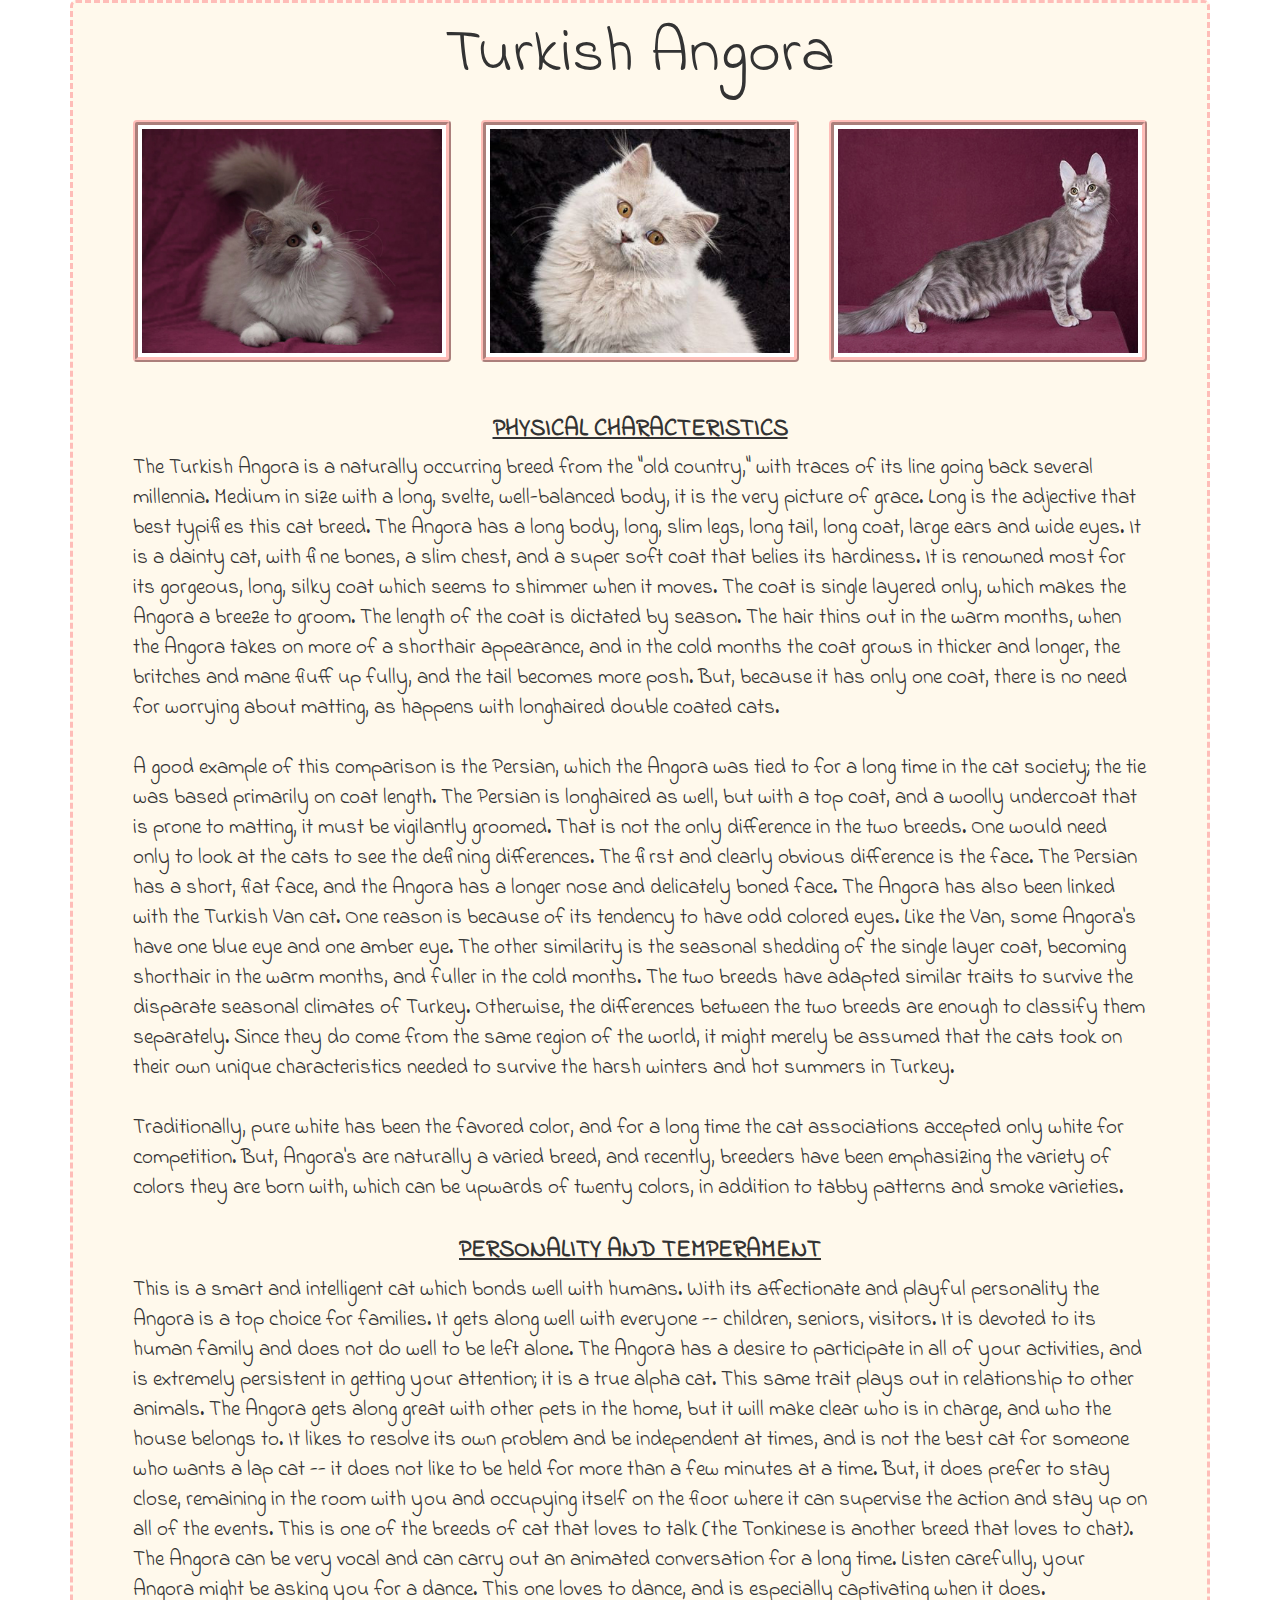
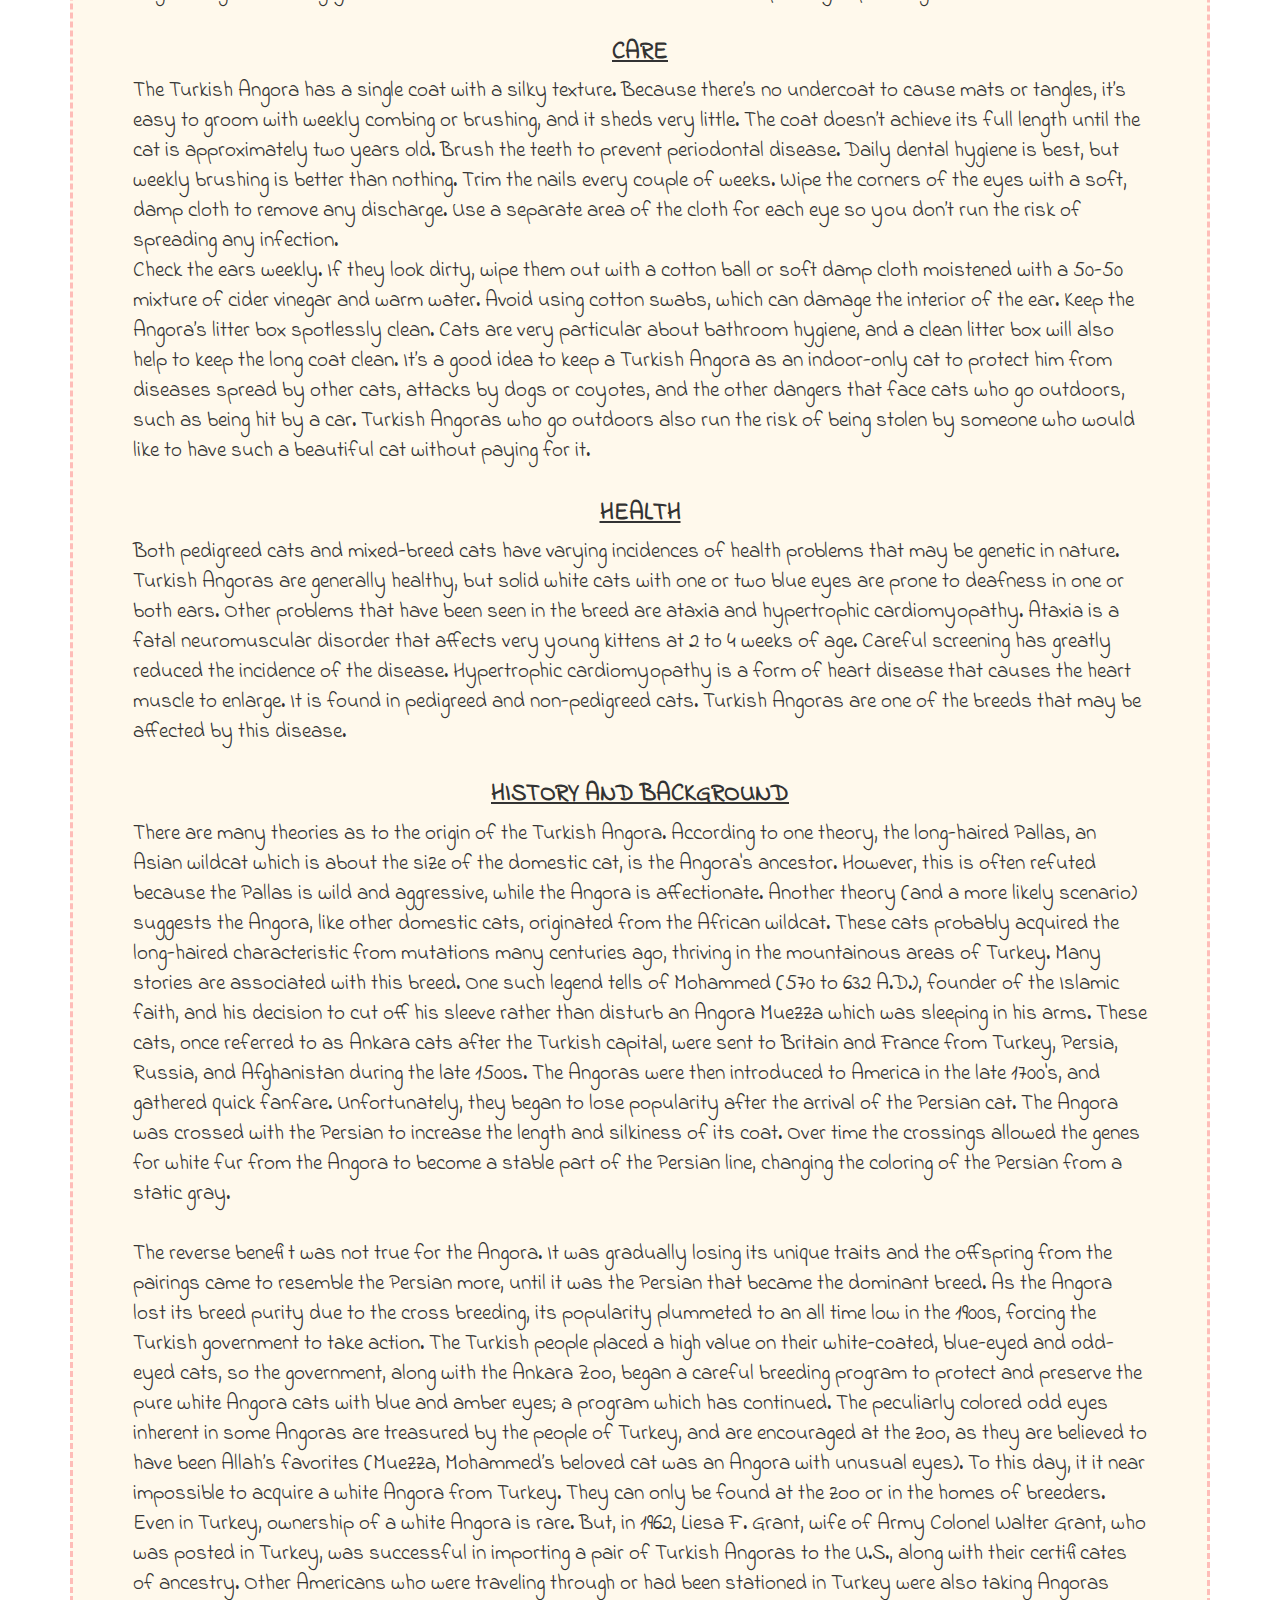
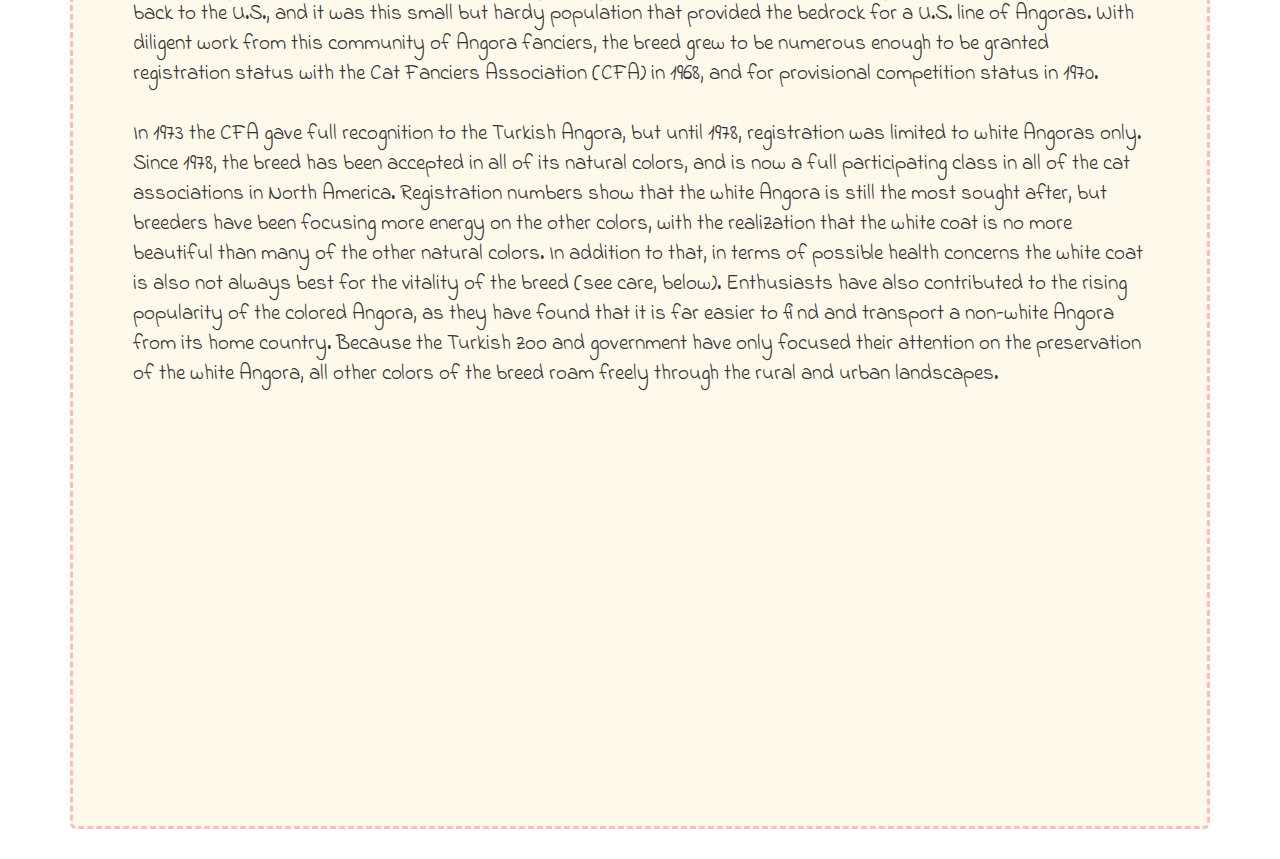
<file: Turkish Angora.html>
<!DOCTYPE html>
<html lang="en">
<head>
    <meta charset="UTF-8">
    <title>Turkish Angora</title>
    <meta http-equiv="X-UA-Compatible" content="IE=edge">
    <meta name="viewport" content="width=device-width, initial-scale=1 maximum-scale=1.0">
    <link rel="stylesheet" href="//maxcdn.bootstrapcdn.com/font-awesome/4.5.0/css/font-awesome.min.css"/>
    <link rel="stylesheet" href="https://maxcdn.bootstrapcdn.com/bootstrap/3.3.6/css/bootstrap.min.css"/>
    <link href='https://fonts.googleapis.com/css?family=Indie+Flower' rel='stylesheet' type='text/css'>
    <link type="text/css" rel="stylesheet" href="css/cats_descriprtion.css"/>
</head>

<body>
    <section class="container">
        <section class="jumbotron">
            <div class="row">
                <figure class="col-lg-12 col-sm-12">
                    <h1>Turkish Angora</h1> <br>
                </figure>
            </div>

            <div class="row">
                <div class="col-lg-4 col-md-4 col-sm-4">
                    <figure class="gallery-item">
                        <img class="thumbnail img-responsive center-block" src="images/Turkish_Angora_1.jpg" alt="Turkish Angora"/>
                    </figure>
                </div>
                <div class="col-lg-4 col-md-4 col-sm-4">
                    <figure class="gallery-item">
                        <img class="thumbnail img-responsive center-block" src="images/Turkish_Angora_2.jpg" alt="Turkish Angora" />
                    </figure>
                </div>
                <div class="col-lg-4 col-md-4 col-sm-4">
                    <figure class="gallery-item">
                        <img class="thumbnail img-responsive center-block" src="images/Turkish_Angora_3.jpg" alt="Turkish Angora" />
                    </figure>
                </div>
            </div>

            <div class="row">
                <figure class="col-lg-12 col-sm-12">
                    <h3><b>PHYSICAL CHARACTERISTICS</b></h3>
                    <p class="text">The Turkish Angora is a naturally occurring breed from the "old country," with traces of its line going back several millennia. Medium in size with a long, svelte, well-balanced body, it is the very picture of grace. Long is the adjective that best typifies this cat breed. The Angora has a long body, long, slim legs, long tail, long coat, large ears and wide eyes. It is a dainty cat, with fine bones, a slim chest, and a super soft coat that belies its hardiness.
                        It is renowned most for its gorgeous, long, silky coat which seems to shimmer when it moves. The coat is single layered only, which makes the Angora a breeze to groom. The length of the coat is dictated by season. The hair thins out in the warm months, when the Angora takes on more of a shorthair appearance, and in the cold months the coat grows in thicker and longer, the britches and mane fluff up fully, and the tail becomes more posh. But, because it has only one coat, there is no need for worrying about matting, as happens with longhaired double coated cats.
                        <br><br>A good example of this comparison is the Persian, which the Angora was tied to for a long time in the cat society; the tie was based primarily on coat length. The Persian is longhaired as well, but with a top coat, and a woolly undercoat that is prone to matting, it must be vigilantly groomed. That is not the only difference in the two breeds. One would need only to look at the cats to see the defining differences. The first and clearly obvious difference is the face. The Persian has a short, flat face, and the Angora has a longer nose and delicately boned face.
                        The Angora has also been linked with the Turkish Van cat. One reason is because of its tendency to have odd colored eyes. Like the Van, some Angora's have one blue eye and one amber eye. The other similarity is the seasonal shedding of the single layer coat, becoming shorthair in the warm months, and fuller in the cold months. The two breeds have adapted similar traits to survive the disparate seasonal climates of Turkey. Otherwise, the differences between the two breeds are enough to classify them separately. Since they do come from the same region of the world, it might merely be assumed that the cats took on their own unique characteristics needed to survive the harsh winters and hot summers in Turkey.
                        <br><br>Traditionally, pure white has been the favored color, and for a long time the cat associations accepted only white for competition. But, Angora's are naturally a varied breed, and recently, breeders have been emphasizing the variety of colors they are born with, which can be upwards of twenty colors, in addition to tabby patterns and smoke varieties.</p>
                    <h3><b>PERSONALITY AND TEMPERAMENT</b></h3>
                    <p class="text">This is a smart and intelligent cat which bonds well with humans. With its affectionate and playful personality the Angora is a top choice for families. It gets along well with everyone -- children, seniors, visitors. It is devoted to its human family and does not do well to be left alone. The Angora has a desire to participate in all of your activities, and is extremely persistent in getting your attention; it is a true alpha cat. This same trait plays out in relationship to other animals.
                        The Angora gets along great with other pets in the home, but it will make clear who is in charge, and who the house belongs to. It likes to resolve its own problem and be independent at times, and is not the best cat for someone who wants a lap cat -- it does not like to be held for more than a few minutes at a time. But, it does prefer to stay close, remaining in the room with you and occupying itself on the floor where it can supervise the action and stay up on all of the events.
                        This is one of the breeds of cat that loves to talk (the Tonkinese is another breed that loves to chat). The Angora can be very vocal and can carry out an animated conversation for a long time. Listen carefully, your Angora might be asking you for a dance. This one loves to dance, and is especially captivating when it does. </p>
                    <h3><b>CARE</b></h3>
                    <p class="text">The Turkish Angora has a single coat with a silky texture. Because there’s no undercoat to cause mats or tangles, it’s easy to groom with weekly combing or brushing, and it sheds very little. The coat doesn’t achieve its full length until the cat is approximately two years old.
                        Brush the teeth to prevent periodontal disease. Daily dental hygiene is best, but weekly brushing is better than nothing. Trim the nails every couple of weeks. Wipe the corners of the eyes with a soft, damp cloth to remove any discharge. Use a separate area of the cloth for each eye so you don’t run the risk of spreading any infection.
                        <br>Check the ears weekly. If they look dirty, wipe them out with a cotton ball or soft damp cloth moistened with a 50-50 mixture of cider vinegar and warm water. Avoid using cotton swabs, which can damage the interior of the ear.
                        Keep the Angora’s litter box spotlessly clean. Cats are very particular about bathroom hygiene, and a clean litter box will also help to keep the long coat clean.
                        It’s a good idea to keep a Turkish Angora as an indoor-only cat to protect him from diseases spread by other cats, attacks by dogs or coyotes, and the other dangers that face cats who go outdoors, such as being hit by a car. Turkish Angoras who go outdoors also run the risk of being stolen by someone who would like to have such a beautiful cat without paying for it.</p>
                    <h3><b>HEALTH</b></h3>
                    <p class="text">Both pedigreed cats and mixed-breed cats have varying incidences of health problems that may be genetic in nature. Turkish Angoras are generally healthy, but solid white cats with one or two blue eyes are prone to deafness in one or both ears. Other problems that have been seen in the breed are ataxia and hypertrophic cardiomyopathy.
                        Ataxia is a fatal neuromuscular disorder that affects very young kittens at 2 to 4 weeks of age.  Careful screening has greatly reduced the incidence of the disease.
                        Hypertrophic cardiomyopathy is a form of heart disease that causes the heart muscle to enlarge. It is found in pedigreed and non-pedigreed cats. Turkish Angoras are one of the breeds that may be affected by this disease.</p>
                    <h3><b>HISTORY AND BACKGROUND</b></h3>
                    <p class="text">There are many theories as to the origin of the Turkish Angora. According to one theory, the long-haired Pallas, an Asian wildcat which is about the size of the domestic cat, is the Angora's ancestor. However, this is often refuted because the Pallas is wild and aggressive, while the Angora is affectionate. Another theory (and a more likely scenario) suggests the Angora, like other domestic cats, originated from the African wildcat.
                        These cats probably acquired the long-haired characteristic from mutations many centuries ago, thriving in the mountainous areas of Turkey. Many stories are associated with this breed. One such legend tells of Mohammed (570 to 632 A.D.), founder of the Islamic faith, and his decision to cut off his sleeve rather than disturb an Angora Muezza which was sleeping in his arms. These cats, once referred to as Ankara cats after the Turkish capital, were sent to Britain and France from Turkey, Persia, Russia, and Afghanistan during the late 1500s.
                        The Angoras were then introduced to America in the late 1700's, and gathered quick fanfare. Unfortunately, they began to lose popularity after the arrival of the Persian cat. The Angora was crossed with the Persian to increase the length and silkiness of its coat. Over time the crossings allowed the genes for white fur from the Angora to become a stable part of the Persian line, changing the coloring of the Persian from a static gray.
                        <br><br> The reverse benefit was not true for the Angora. It was gradually losing its unique traits and the offspring from the pairings came to resemble the Persian more, until it was the Persian that became the dominant breed. As the Angora lost its breed purity due to the cross breeding, its popularity plummeted to an all time low in the 1900s, forcing the Turkish government to take action. The Turkish people placed a high value on their white-coated, blue-eyed and odd-eyed cats, so the government, along with the Ankara Zoo, began a careful breeding program to protect and preserve the pure white Angora cats with blue and amber eyes; a program which has continued.
                        The peculiarly colored odd eyes inherent in some Angoras are treasured by the people of Turkey, and are encouraged at the zoo, as they are believed to have been Allah’s favorites (Muezza, Mohammed’s beloved cat was an Angora with unusual eyes). To this day, it it near impossible to acquire a white Angora from Turkey. They can only be found at the zoo or in the homes of breeders. Even in Turkey, ownership of a white Angora is rare.
                        But, in 1962, Liesa F. Grant, wife of Army Colonel Walter Grant, who was posted in Turkey, was successful in importing a pair of Turkish Angoras to the U.S., along with their certificates of ancestry. Other Americans who were traveling through or had been stationed in Turkey were also taking Angoras back to the U.S., and it was this small but hardy population that provided the bedrock for a U.S. line of Angoras. With diligent work from this community of Angora fanciers, the breed grew to be numerous enough to be granted registration status with the Cat Fanciers Association (CFA) in 1968, and for provisional competition status in 1970.
                        <br><br>In 1973 the CFA gave full recognition to the Turkish Angora, but until 1978, registration was limited to white Angoras only. Since 1978, the breed has been accepted in all of its natural colors, and is now a full participating class in all of the cat associations in North America.
                        Registration numbers show that the white Angora is still the most sought after, but breeders have been focusing more energy on the other colors, with the realization that the white coat is no more beautiful than many of the other natural colors. In addition to that, in terms of possible health concerns the white coat is also not always best for the vitality of the breed (see care, below). Enthusiasts have also contributed to the rising popularity of the colored Angora, as they have found that it is far easier to find and transport a non-white Angora from its home country.
                        Because the Turkish zoo and government have only focused their attention on the preservation of the white Angora, all other colors of the breed roam freely through the rural and urban landscapes.</p>
                </figure>
            </div>

            <div class="row">
                <figure class="col-lg-8 col-lg-push-2 col-md-8 col-md-push-2 col-sm-8 col-sm-push-2 col-xs-10 col-xs-push-1">
                    <div class="embed-responsive embed-responsive-16by9">
                        <iframe class="embed-responsive-item" width="100%" height="100%" src="https://www.youtube.com/embed/ib9KHECxZEs" frameborder="0" allowfullscreen></iframe>
                    </div>
                </figure>
            </div>
        </section>
    </section>
</body>
</html>
</file>
<file: stylesheet_main.css>
body {
        font-size: 18px;
        font-family:'Indie Flower', serif;
        background-size: cover;
        background-color: #fff9ec;
    }

    h1 {
        font-family: 'Indie Flower', serif;
        font-size: 60px;
        text-align: center;
        border: 3px dashed;
        border-color: #ffbdb8;
        background-color: #fefefe;
        padding: 20px;
        margin-bottom: 30px;

    }

    h4 {
        text-decoration: underline;
        margin-bottom: -10px;
    }

    .gallery-item {
        margin: 5px;
    }

    .gallery-item .thumbnail {
        border: 7px ridge;
        border-color: #ffbdb8;
    }

    figcaption {
        text-align: center;
        background-color: white;
        border: 1px solid #eea6a7;
        margin-top: -22px;
        margin-bottom: 15px;
        padding: 3px;
        font-size: 16px;
        font-family: 'Indie Flower', serif;

    }
    .jumbotron {
        background-color: #fff9ec;
    }

    .creator {
        margin-left: 10px;
        margin-top: 55px;
    }

    /* Pulse Grow button */
    @-webkit-keyframes hvr-pulse-grow {
        to {
            -webkit-transform: scale(1.1);
            transform: scale(1.1);
        }
    }

    @keyframes hvr-pulse-grow {
        to {
            -webkit-transform: scale(1.1);
            transform: scale(1.1);
            background-color: #fff9ec;
        }
    }
    .hvr-pulse-grow {
        display: inline-block;
        vertical-align: middle;
        -webkit-transform: translateZ(0);
        transform: translateZ(0);
        box-shadow: 0 0 1px rgba(0, 0, 0, 0);
        -webkit-backface-visibility: hidden;
        backface-visibility: hidden;
        margin-top: 6px;
        margin-bottom: 6px;
        -moz-osx-font-smoothing: grayscale;
    }
    .hvr-pulse-grow:hover, .hvr-pulse-grow:focus, .hvr-pulse-grow:active {
        -webkit-animation-name: hvr-pulse-grow;
        animation-name: hvr-pulse-grow;
        -webkit-animation-duration: 0.3s;
        animation-duration: 0.3s;
        -webkit-animation-timing-function: linear;
        animation-timing-function: linear;
        -webkit-animation-iteration-count: infinite;
        animation-iteration-count: infinite;
        -webkit-animation-direction: alternate;
        animation-direction: alternate;
    }
</file>
<file: css/index.css>
body {
    font-size: 18px;
    font-family:'Indie Flower', serif;
    background-size: cover;
    background-color: #fff9ec;
}

.jumbotron {
    background-color: #fff9ec;
}

h1 {
    font-family: 'Indie Flower', serif;
    font-size: 60px;
    text-align: center;
    border: 3px dashed;
    border-color: #ffbdb8;
    background-color: #fefefe;
    padding: 20px;
    margin-bottom: 30px;
    margin-top: -10px;
}

h4 {
    text-decoration: underline;
    margin-bottom: -10px;
}

.gallery-item {
    margin: 5px;
}

.gallery-item .thumbnail {
    border: 7px ridge;
    border-color: #ffbdb8;
}

figcaption {
    text-align: center;
    background-color: white;
    border: 1px solid #eea6a7;
    margin-top: -22px;
    margin-bottom: 15px;
    padding: 3px;
    font-size: 16px;
    font-family: 'Indie Flower', serif;
}

/* Pulse Grow button */
@-webkit-keyframes hvr-pulse-grow {
    to {
        -webkit-transform: scale(1.1);
        transform: scale(1.1);
    }
}

@keyframes hvr-pulse-grow {
    to {
        -webkit-transform: scale(1.1);
        transform: scale(1.1);
        background-color: #fff9ec;
    }
}
.hvr-pulse-grow {
    display: inline-block;
    vertical-align: middle;
    -webkit-transform: translateZ(0);
    transform: translateZ(0);
    box-shadow: 0 0 1px rgba(0, 0, 0, 0);
    -webkit-backface-visibility: hidden;
    backface-visibility: hidden;
    margin-top: 6px;
    margin-bottom: 6px;
    -moz-osx-font-smoothing: grayscale;
}
.hvr-pulse-grow:hover, .hvr-pulse-grow:focus, .hvr-pulse-grow:active {
    -webkit-animation-name: hvr-pulse-grow;
    animation-name: hvr-pulse-grow;
    -webkit-animation-duration: 0.3s;
    animation-duration: 0.3s;
    -webkit-animation-timing-function: linear;
    animation-timing-function: linear;
    -webkit-animation-iteration-count: infinite;
    animation-iteration-count: infinite;
    -webkit-animation-direction: alternate;
    animation-direction: alternate;
}

/* @media */
@media screen and (max-width: 991px) {
    .container h1 {
        font-size: 50px;
    }
}

@media screen and (max-width: 850px) {
    .container h1 {
        font-size: 40px;
        padding: 10px;
    }
}
</file>
<file: css/cats_descriprtion.css>
body{
    font-family:'Indie Flower', serif;
    background-size: cover;
}

h1 {
    font-family: 'Indie Flower', serif;
    font-size: 40px;
    text-align: center;
    margin-top: -30px;
}

h3 {
    text-align: center;
    margin-top: 35px;
    text-decoration: underline;
}

.jumbotron {
    background-color: #fff9ec;
    display: block;
    border: 3px dashed #ffbdb8;
}

.thumbnail {
    border: 5px ridge #ffbdb8;
}

.move {
    margin-top: 40px;
}

ul {
    font-size: 20px;
    border: 2px ridge #ffbdb8;
    margin: 20px 55px 25px 55px;
}

span {
    font-size: 18px;
    text-align: center;
    font-family: cursive;
}

.likebtn-wrapper {
    float: right;
}


/* @media */
@media screen and (max-width: 991px) {
    figure .text {
        font-size: 18px;
        margin-top: 10px;
    }
    .container .jumbotron {
        padding: 40px 15px 5px 15px;
    }
    h1 {
        margin-bottom: -10px;
    }
    ul {
        font-size: 18px;
    }
}
</file>
